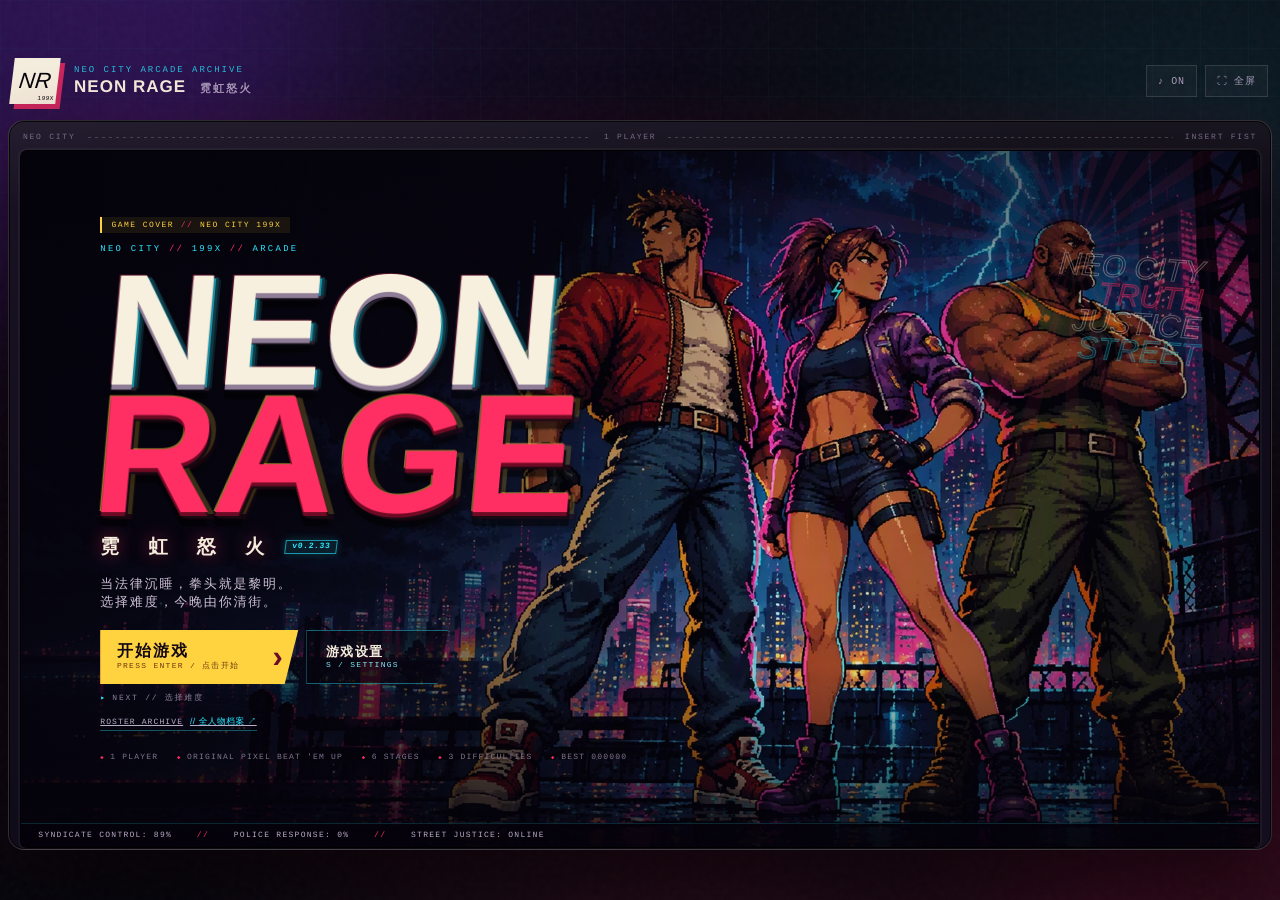
<file: index.html>
<!DOCTYPE html>
<html lang="zh-CN">
<head>
  <meta charset="UTF-8" />
  <meta name="viewport" content="width=device-width, initial-scale=1.0, maximum-scale=1.0, user-scalable=no, viewport-fit=cover" />
  <meta name="theme-color" content="#08060f" />
  <meta name="description" content="NEON RAGE 霓虹怒火 — 一款原创 16-bit 风格横版清关动作游戏。选择三名斗士，扫荡霓虹之城。" />
  <title>NEON RAGE · 霓虹怒火</title>
  <link rel="icon" href="data:image/svg+xml,%3Csvg xmlns='http://www.w3.org/2000/svg' viewBox='0 0 64 64'%3E%3Crect width='64' height='64' fill='%2308060f'/%3E%3Cpath d='M12 50V14h13c11 0 17 5 17 14 0 6-3 10-8 12l10 10H31l-7-8v8H12zm12-19h3c4 0 6-1 6-4s-2-4-6-4h-3v8z' fill='%23ff2e63'/%3E%3C/svg%3E" />
  <link rel="stylesheet" href="styles.css" />
</head>
<body>
  <div class="ambient" aria-hidden="true">
    <div class="ambient-glow glow-a"></div>
    <div class="ambient-glow glow-b"></div>
    <div class="ambient-grid"></div>
    <div class="ambient-noise"></div>
  </div>

  <main class="page">
    <header class="topbar">
      <div class="brand-mark" aria-hidden="true">
        <span>NR</span>
        <small>199X</small>
      </div>
      <div class="topbar-copy">
        <span class="topbar-kicker">NEO CITY ARCADE ARCHIVE</span>
        <strong>NEON RAGE <em>霓虹怒火</em></strong>
      </div>
      <div class="topbar-actions">
        <button id="btn-sound" class="utility-btn" type="button" aria-label="开关声音" title="声音 (M)">♪ ON</button>
        <button id="btn-fullscreen" class="utility-btn" type="button" aria-label="全屏" title="全屏">⛶ 全屏</button>
      </div>
    </header>

    <section class="cabinet" id="cabinet" aria-label="Neon Rage 游戏机">
      <div class="cabinet-topline" aria-hidden="true">
        <span>NEO CITY</span>
        <i></i>
        <span>1 PLAYER</span>
        <i></i>
        <span>INSERT FIST</span>
      </div>

      <div class="screen" id="screen">
        <canvas id="game" width="480" height="270" tabindex="0" aria-label="游戏画面"></canvas>

        <div class="fx fx-scanlines" aria-hidden="true"></div>
        <div class="fx fx-vignette" aria-hidden="true"></div>
        <div class="fx fx-glass" aria-hidden="true"></div>
        <div id="damage-flash" aria-hidden="true"></div>

        <!-- In-game HUD -->
        <div id="hud" class="hud is-hidden" aria-hidden="true">
          <div class="hud-left">
            <div id="hud-portrait" class="hud-portrait rex" aria-label="REX 头像"></div>
            <div class="hud-vitals">
              <div class="hud-name-row">
                <b id="hud-name">REX</b>
                <span id="hud-lives" class="hud-lives">×3</span>
              </div>
              <div class="meter hp-meter"><i id="hp-ghost"></i><i id="hp-fill"></i></div>
              <div class="hud-subrow"><span id="hud-weapon">FISTS</span><span id="hud-special">必杀 -7 HP</span></div>
              <div id="hud-overdrive" class="hud-overdrive">◈ 超必杀 ×0</div>
              <div id="hud-upgrades" class="hud-upgrades is-hidden" aria-label="斗士强化">
                <div class="upg-row" data-upg="speed">
                  <span class="upg-icon" title="移动速度" aria-hidden="true"><svg viewBox="0 0 16 16"><path d="M9.5 1 3 9h4l-.7 6L14 6H9.6l.9-5Z" fill="currentColor" stroke="#08060f" stroke-width="1.2" stroke-linejoin="round"/></svg></span>
                  <b id="upg-speed">Lv.0 0/3</b>
                </div>
                <div class="upg-row" data-upg="attack">
                  <span class="upg-icon" title="攻击速度" aria-hidden="true"><svg viewBox="0 0 16 16"><path d="M4 8V6.2c0-.8.6-1.4 1.4-1.4s1.4.6 1.4 1.4V7h.4V5.2c0-.8.6-1.4 1.4-1.4s1.4.6 1.4 1.4V7h.4V5.8c0-.8.6-1.4 1.4-1.4s1.4.6 1.4 1.4v4.6c0 2.8-1.8 4.6-4.6 4.6H6.8C5 15 4 13.8 4 12.1V8Z" fill="currentColor" stroke="#08060f" stroke-width="1.1" stroke-linejoin="round"/></svg></span>
                  <b id="upg-attack">Lv.0 0/3</b>
                </div>
                <div class="upg-row" data-upg="defense">
                  <span class="upg-icon" title="防御" aria-hidden="true"><svg viewBox="0 0 16 16"><path d="M8 1.2 14 3.2v4.6c0 3.8-2.8 6.2-6 7.2-3.2-1-6-3.4-6-7.2V3.2l6-2Z" fill="currentColor" stroke="#08060f" stroke-width="1.2" stroke-linejoin="round"/><path d="M8 4.2v6.3" stroke="#08060f" stroke-width="1" opacity=".5"/></svg></span>
                  <b id="upg-defense">Lv.0 0/3</b>
                </div>
              </div>
            </div>
          </div>
          <div class="hud-center">
            <span id="hud-stage">STAGE 01</span>
            <div id="hud-goal">DOCKSIDE 9</div>
          </div>
          <div class="hud-right">
            <div class="hud-score"><span>SCORE</span><b id="hud-score">000000</b></div>
            <div class="hud-combo"><span>COMBO</span><b id="hud-combo">×0</b></div>
          </div>
          <div id="enemy-ui" class="enemy-ui enemy-ui--hud is-hidden" aria-hidden="true">
            <div id="enemy-portrait" class="enemy-portrait" aria-hidden="true"></div>
            <div class="enemy-ui-main">
              <div class="enemy-ui-head"><span>TARGET // 敌兵</span><b id="enemy-name">PUNK</b></div>
              <div class="enemy-bar-row">
                <div class="meter enemy-meter"><i id="enemy-fill"></i></div>
                <span id="enemy-hp" class="enemy-hp">20 / 20</span>
              </div>
            </div>
          </div>
        </div>

        <div id="boss-talk" class="boss-talk is-hidden" aria-live="polite">
          <div id="boss-talk-portrait" class="boss-portrait" aria-hidden="true"></div>
          <div class="boss-talk-body">
            <div class="boss-talk-top">
              <span id="boss-talk-kicker" class="boss-talk-kicker">BOSS ENCOUNTER // 出场</span>
              <b id="boss-talk-name">RAZOR</b>
              <em id="boss-talk-role">码头行刑人</em>
            </div>
            <p id="boss-talk-text"></p>
            <div class="boss-talk-foot">
              <span id="boss-talk-progress">1 / 1</span>
              <span class="boss-talk-hint">ENTER / 点击继续</span>
              <button id="boss-talk-skip" class="ghost-btn small" type="button">跳过</button>
            </div>
          </div>
        </div>

        <div id="boss-ui" class="boss-ui is-hidden">
          <div class="boss-row">
            <div id="boss-avatar" class="boss-avatar boss-portrait" aria-hidden="true"></div>
            <div class="boss-row-main">
              <div class="boss-ui-head"><span>WARNING // BOSS</span><b id="boss-name">RAZOR</b></div>
              <div class="boss-bar-row">
                <div class="meter boss-meter"><i id="boss-fill"></i></div>
                <span id="boss-hp" class="boss-hp">215 / 215</span>
              </div>
            </div>
          </div>
          <div id="boss-row-2" class="boss-row boss-row-2 is-hidden">
            <div id="boss-avatar-2" class="boss-avatar boss-portrait" aria-hidden="true"></div>
            <div class="boss-row-main">
              <div class="boss-ui-head"><span>WARNING // BOSS 2</span><b id="boss-name-2">NYX</b></div>
              <div class="boss-bar-row">
                <div class="meter boss-meter"><i id="boss-fill-2"></i></div>
                <span id="boss-hp-2" class="boss-hp">205 / 205</span>
              </div>
            </div>
          </div>
        </div>

        <!-- Title screen -->
        <div id="title-screen" class="overlay title-screen">
          <div class="title-rays" aria-hidden="true"></div>
          <div class="title-content">
            <div class="cover-ribbon">GAME COVER <span>//</span> NEO CITY 199X</div>
            <div class="eyebrow">NEO CITY <span>//</span> 199X <span>//</span> ARCADE</div>
            <h1 class="game-logo" aria-label="Neon Rage">
              <span class="logo-neon">NEON</span>
              <span class="logo-rage">RAGE</span>
            </h1>
            <div class="logo-cn">霓 虹 怒 火 <span class="cover-version">v0.2.33</span></div>
            <p class="title-copy">当法律沉睡，拳头就是黎明。<br>选择难度，今晚由你清街。</p>
            <div class="cover-actions">
              <button id="btn-start" class="arcade-btn" type="button">
                <span class="btn-main">开始游戏</span>
                <span class="btn-sub">PRESS ENTER / 点击开始</span>
              </button>
              <button id="btn-settings" class="ghost-arcade" type="button">
                <span class="btn-main">游戏设置</span>
                <span class="btn-sub">S / SETTINGS</span>
              </button>
            </div>
            <div class="cover-next">NEXT // 选择难度</div>
            <a class="cover-archive" href="roster.html">ROSTER ARCHIVE <span>// 全人物档案 ↗</span></a>
            <div class="title-meta">
              <span>1 PLAYER</span>
              <span>ORIGINAL PIXEL BEAT 'EM UP</span>
              <span>6 STAGES</span>
              <span>3 DIFFICULTIES</span>
              <span id="title-best">BEST 000000</span>
            </div>
          </div>
          <div class="title-stamp" aria-hidden="true">
            <span>NEO CITY</span>
            <span>TRUTH</span>
            <span>JUSTICE</span>
            <span>STREET</span>
          </div>
          <div class="title-ticker" aria-hidden="true">
            <span>SYNDICATE CONTROL: 89%</span>
            <span>//</span>
            <span>POLICE RESPONSE: 0%</span>
            <span>//</span>
            <span>STREET JUSTICE: ONLINE</span>
          </div>
        </div>

        <!-- Difficulty select -->
        <div id="difficulty-screen" class="overlay difficulty-screen is-hidden">
          <div class="difficulty-head">
            <div class="eyebrow">DIFFICULTY <span>//</span> 选择难度</div>
            <h2>今晚，打多狠？</h2>
            <p>难度会影响敌人血量、你受到的伤害和剩余生命。选错了不能中途改。</p>
          </div>
          <div class="difficulty-grid" id="difficulty-grid">
            <button class="difficulty-card" data-diff="easy" type="button" aria-pressed="false">
              <span class="diff-index">01</span>
              <span class="diff-tag">EASY</span>
              <span class="diff-name">简单 <em>STREET PRACTICE</em></span>
              <span class="diff-role">街头练习</span>
              <div class="diff-stats">
                <div><span>敌人 HP</span><b>80%</b></div>
                <div><span>受到伤害</span><b>70%</b></div>
                <div><span>初始生命</span><b>3</b></div>
                <div><span>敌人数量</span><b>少</b></div>
              </div>
              <p class="diff-desc">敌人更脆，数量更少。三条命足够走完整条街；Boss 战没有杂兵。</p>
            </button>
            <button class="difficulty-card" data-diff="normal" type="button" aria-pressed="false">
              <span class="diff-index">02</span>
              <span class="diff-tag">NORMAL</span>
              <span class="diff-name">普通 <em>STREET STANDARD</em></span>
              <span class="diff-role">标准街头</span>
              <span class="diff-badge">推荐</span>
              <div class="diff-stats">
                <div><span>敌人 HP</span><b>100%</b></div>
                <div><span>受到伤害</span><b>100%</b></div>
                <div><span>初始生命</span><b>2</b></div>
                <div><span>敌人数量</span><b>标准</b></div>
              </div>
              <p class="diff-desc">敌人数量标准，节奏原汁原味。两条命；Boss 战有少量杂兵。</p>
            </button>
            <button class="difficulty-card" data-diff="hard" type="button" aria-pressed="false">
              <span class="diff-index">03</span>
              <span class="diff-tag">HARD</span>
              <span class="diff-name">困难 <em>NO QUARTERS</em></span>
              <span class="diff-role">一命通关</span>
              <div class="diff-stats">
                <div><span>敌人 HP</span><b>120%</b></div>
                <div><span>受到伤害</span><b>140%</b></div>
                <div><span>初始生命</span><b>1</b></div>
                <div><span>敌人数量</span><b>多</b></div>
              </div>
              <p class="diff-desc">敌人更多，Boss 更硬，Boss 战杂兵密集。只有一条命，给真正想拆掉 V 塔的人。</p>
            </button>
          </div>
          <div class="select-footer difficulty-footer">
            <div class="select-help"><kbd>←</kbd><kbd>→</kbd> 选择难度　<kbd>ENTER</kbd> 确认　<kbd>ESC</kbd> 返回封面</div>
            <div class="select-buttons">
              <button id="btn-difficulty-back" class="ghost-btn" type="button">返回封面</button>
              <button id="btn-difficulty-confirm" class="arcade-btn compact" type="button"><span class="btn-main">确认难度</span><span class="btn-sub">ENTER</span></button>
            </div>
          </div>
        </div>

        <!-- Settings -->
        <div id="settings-screen" class="overlay settings-screen is-hidden">
          <div class="settings-card">
            <div class="settings-head">
              <div>
                <div class="eyebrow">SYSTEM <span>//</span> CONFIG</div>
                <h2>游戏设置</h2>
                <p>音乐、操作与生存守则都在这里。</p>
              </div>
              <button id="btn-settings-close" class="ghost-btn" type="button">返回封面</button>
            </div>
            <div class="settings-tabs" role="tablist" aria-label="设置分类">
              <button class="settings-tab is-active" data-tab="audio" type="button" role="tab" aria-selected="true">声音</button>
              <button class="settings-tab" data-tab="controls" type="button" role="tab" aria-selected="false">操作</button>
              <button class="settings-tab" data-tab="rank" type="button" role="tab" aria-selected="false">评级</button>
              <button class="settings-tab" data-tab="guide" type="button" role="tab" aria-selected="false">生存守则</button>
              <button class="settings-tab" data-tab="about" type="button" role="tab" aria-selected="false">关于</button>
            </div>
            <div class="settings-body" id="settings-body">
              <section class="settings-panel is-active" data-panel="audio">
                <div class="settings-panel-title"><b>BGM PACK</b><span>背景音乐风格</span></div>
                <div class="music-options">
                  <button class="music-option" data-pack="classic" type="button">
                    <span class="music-radio"></span>
                    <span class="music-copy"><b>NEON CLASSIC</b><em>霓虹经典</em><small>放克贝斯、16 分踩镲与铜管切音的街机原味。</small></span>
                    <span class="music-tag">DEFAULT</span>
                  </button>
                  <button class="music-option" data-pack="midnight" type="button">
                    <span class="music-radio"></span>
                    <span class="music-copy"><b>MIDNIGHT DRIVE</b><em>午夜驱动</em><small>更慢、更暖的放克律动，适合雨夜清街。</small></span>
                    <span class="music-tag">SLOW</span>
                  </button>
                  <button class="music-option" data-pack="steel" type="button">
                    <span class="music-radio"></span>
                    <span class="music-copy"><b>STEEL PULSE</b><em>钢铁脉冲</em><small>更快、更硬的放克律动，Boss 战压迫感更强。</small></span>
                    <span class="music-tag">FAST</span>
                  </button>
                </div>
                <p id="settings-music-status" class="settings-note">当前：NEON CLASSIC</p>
                <div class="audio-mix">
                  <div class="audio-mix-head"><b>MIX</b><span>音量</span></div>
                  <label class="mix-row" for="music-volume">
                    <span>音乐</span>
                    <input id="music-volume" class="mix-range" type="range" min="0" max="100" step="1" value="70" aria-label="音乐音量">
                    <output id="music-volume-value" for="music-volume">70%</output>
                  </label>
                  <label class="mix-row" for="sfx-volume">
                    <span>音效</span>
                    <input id="sfx-volume" class="mix-range" type="range" min="0" max="100" step="1" value="80" aria-label="音效音量">
                    <output id="sfx-volume-value" for="sfx-volume">80%</output>
                  </label>
                </div>
              </section>
              <section class="settings-panel" data-panel="controls">
                <div class="settings-panel-title"><b>HOW TO FIGHT</b><span>操作</span></div>
                <div class="keys settings-keys">
                  <div><kbd>WASD</kbd><span>移动 / 上下走位</span></div>
                  <div><kbd>→ →</kbd><span>跑动（第二下按住）</span></div>
                  <div><kbd>→ → + J</kbd><span>冲刺技（火 / 电 / 尘）</span></div>
                  <div><kbd>J</kbd><span>连击 / 使用武器</span></div>
                  <div><kbd>K</kbd><span>跳跃 / 空中踢</span></div>
                  <div><kbd>L</kbd><span>必杀（消耗 HP）</span></div>
                  <div><kbd>↓ ↓ + L</kbd><span>超必杀（消耗核心）</span></div>
                  <div><kbd>E</kbd><span>抓取 / 投掷 / 拾取道具</span></div>
                  <div><kbd>ESC</kbd><span>暂停</span></div>
                </div>

                <div class="settings-demo">
                  <div class="settings-demo-title"><b>MOVE DEMO</b><span>招式演示</span></div>
                  <div class="move-demo-grid">
                    <figure class="move-demo move-demo--rush">
                      <div class="move-demo-media">
                        <img class="move-demo-gif" src="[data-uri]" data-gif="images/demos/rex-rush.gif" alt="REX 崩拳突进操作演示：前前加 J" width="480" height="270" decoding="async" />
                        <span class="move-demo-badge">冲刺技</span>
                      </div>
                      <figcaption>
                        <div><b>REX</b><span>崩拳突进</span></div>
                        <kbd>→ → + J</kbd>
                      </figcaption>
                    </figure>
                    <figure class="move-demo move-demo--special">
                      <div class="move-demo-media">
                        <img class="move-demo-gif" src="[data-uri]" data-gif="images/demos/luna-lightning-line.gif" alt="LUNA 雷光贯线操作演示：按 L" width="480" height="270" decoding="async" />
                        <span class="move-demo-badge">必杀</span>
                      </div>
                      <figcaption>
                        <div><b>LUNA</b><span>雷光贯线</span></div>
                        <kbd>L</kbd>
                      </figcaption>
                    </figure>
                  </div>
                </div>
              </section>
              <section class="settings-panel" data-panel="rank">
                <div class="settings-panel-title"><b>SCORE RANK</b><span>评级</span></div>
                <div class="rank-guide">
                  <div class="rank-row">
                    <span class="rank-letter rank-letter--s">S</span>
                    <div><b>霓虹传说</b><span>5–7 分。快速通关、极少受击，并打出高连击。</span></div>
                  </div>
                  <div class="rank-row">
                    <span class="rank-letter rank-letter--a">A</span>
                    <div><b>街区王牌</b><span>3–4 分。节奏稳定，只挨了少量拳脚。</span></div>
                  </div>
                  <div class="rank-row">
                    <span class="rank-letter rank-letter--b">B</span>
                    <div><b>合格清道夫</b><span>2 分。完成了清场，但还有明显提升空间。</span></div>
                  </div>
                  <div class="rank-row">
                    <span class="rank-letter rank-letter--c">C</span>
                    <div><b>惨胜</b><span>0–1 分。付出了不少代价，先保住性命再谈漂亮。</span></div>
                  </div>
                </div>
                <p class="settings-note">评级分：通关时间 &lt;2:10 +2、&lt;3:10 +1；受击 ≤1 +3、≤3 +2、≤6 +1；最高连击 ≥20 +2、≥12 +1。S ≥5，A ≥3，B = 2，C ≤1。</p>
              </section>
              <section class="settings-panel" data-panel="guide">
                <div class="settings-panel-title"><b>STREET WISDOM</b><span>生存守则</span></div>
                <ul class="settings-guide">
                  <li><b>走位比出拳重要。</b>用上下方向错开敌人的拳头，再从侧面切入。</li>
                  <li><b>双击前方向并按住可以跑动。</b>跑动中按 <kbd>J</kbd>（触屏按「突」）直接放冲刺技：REX 带火焰，LUNA 带闪电，BRUNO 带烟尘。</li>
                  <li><b>敌人头顶有血条。</b>血条变黄、闪红时说明快倒了，优先补刀；Boss 的血量看屏幕顶部。</li>
                  <li><b>抓取后按 J 膝击，按 K 投掷。</b>把打手砸向同伴，能连带击倒。</li>
                  <li><b>必杀会消耗生命值（HUD 显示 −N HP）。</b>REX「烈焰升龙」范围最大，LUNA「雷光贯线」贯穿前方一条线，BRUNO「裂地重砸」震开周身；被围住时再用。</li>
                  <li><b>木箱和普通油桶能打碎。</b>苹果、牛奶、汉堡和牛排回血；钢管、小刀、手枪都能上手。</li>
                  <li><b>发光的强化油桶</b>会掉出 1 枚属性芯片。全场共 32 个强化油桶；速、攻、防各 3 级，每级需要吃 3 枚。</li>
                  <li><b>手枪只有 6 发。</b>按 <kbd>J</kbd> 射击，子弹可以打断敌人；打空后自动丢掉。</li>
                  <li><b>金条和钱袋是高分道具。</b>金条 +3000，钱袋 +1200；看到就别错过。</li>
                  <li><b>新对手各有套路。</b>拳手会侧闪三连拳，鞭手攻击距离很长，枪手会后退放冷枪；塞壬会腾空飞踢，蝰蛇会后退扔飞刀。</li>
                  <li><b>Boss 会随关卡解锁新招。</b>剃刀会大范围横扫，泰坦会冲撞和跳跃重砸，维克托会升龙拳与大型波动拳；顶楼庄家会用纸牌扇、筹码和轮盘逼你走位，看到金色预警先离开原地。</li>
                  <li><b>摔跤手会抓人。</b>被近身抓住会被过肩摔扔出去；保持上下错位，别和它贴脸。</li>
                  <li><b>第 4 关是双子战。</b>渡鸦会瞬移斩与四连刀，夜莺会飞跃踢与三连旋风腿；先集中击倒一个，警告栏会只剩一条血。</li>
                  <li><b>最终 Boss 有三阶段。</b>机枪阶段用跳跃躲弹幕；暴走阶段防冲刺重拳；天翔阶段它会悬浮俯冲，抓落地硬直反击。</li>
                </ul>
              </section>
              <section class="settings-panel" data-panel="about">
                <div class="settings-panel-title"><b>ABOUT</b><span>关于</span></div>
                <div class="settings-about">
                  <p>《霓虹怒火》是一部受 16-bit 清版动作经典启发的原创同人作品。角色、像素画面、关卡、音乐均为程序化原创，不使用原作美术或音频素材。</p>
                  <p class="fineprint">SEGA、Streets of Rage 及相关商标归其权利人所有。本作非商业、非官方作品。</p>
                  <p class="fineprint">NEON RAGE // NEO CITY ARCADE // BUILT WITH CANVAS + WEB AUDIO</p>
                </div>
              </section>
            </div>
            <div class="settings-foot">
              <span><span id="settings-hint-music" hidden><kbd>W</kbd><kbd>S</kbd> 选择音乐　</span><kbd>←</kbd><kbd>→</kbd> 切换分类　<kbd>ESC</kbd> 返回封面</span>
              <button id="btn-settings-back" class="arcade-btn compact" type="button"><span class="btn-main">返回封面</span><span class="btn-sub">ESC</span></button>
            </div>
          </div>
        </div>

        <!-- Character select -->
        <div id="select-screen" class="overlay select-screen is-hidden">
          <div class="select-head">
            <div class="eyebrow">CHARACTER SELECT <span>//</span> 选择斗士</div>
            <h2>今晚，谁去清街？</h2>
            <p>三人三套打法。选一个，把 V 先生的打手赶出霓虹区。</p>
            <p id="select-difficulty" class="select-difficulty">DIFFICULTY // NORMAL</p>
          </div>
          <div class="char-grid" id="char-grid">
            <button class="char-card" data-char="rex" type="button">
              <span class="char-index">01</span>
              <canvas class="char-preview" width="120" height="136"></canvas>
              <span class="char-tag">BALANCED</span>
              <span class="char-name">REX <em>雷克斯</em></span>
              <span class="char-role">街头拳王 · 全能</span>
              <div class="stat-row"><span>力</span><div class="stat-track"><i style="width:70%"></i></div></div>
              <div class="stat-row"><span>速</span><div class="stat-track"><i style="width:70%"></i></div></div>
              <div class="stat-row"><span>技</span><div class="stat-track"><i style="width:78%"></i></div></div>
              <p class="char-desc">前特警。三连拳稳定；前前+J「崩拳突进」可击倒一排。</p>
              <span class="char-trait">崩拳突进 · 回旋风暴</span>
              <span class="char-special">必杀 −7 HP</span>
            </button>
            <button class="char-card" data-char="luna" type="button">
              <span class="char-index">02</span>
              <canvas class="char-preview" width="120" height="136"></canvas>
              <span class="char-tag">FAST</span>
              <span class="char-name">LUNA <em>露娜</em></span>
              <span class="char-role">夜行舞者 · 速度</span>
              <div class="stat-row"><span>力</span><div class="stat-track"><i style="width:58%"></i></div></div>
              <div class="stat-row"><span>速</span><div class="stat-track"><i style="width:94%"></i></div></div>
              <div class="stat-row"><span>技</span><div class="stat-track"><i style="width:86%"></i></div></div>
              <p class="char-desc">夜行舞者。出拳最快；前前+J「流光踢」突进距离最远。</p>
              <span class="char-trait">流光踢 · 空中压制</span>
              <span class="char-special">必杀 −6 HP</span>
            </button>
            <button class="char-card" data-char="bruno" type="button">
              <span class="char-index">03</span>
              <canvas class="char-preview" width="120" height="136"></canvas>
              <span class="char-tag">POWER</span>
              <span class="char-name">BRUNO <em>布鲁诺</em></span>
              <span class="char-role">码头重锤 · 力量</span>
              <div class="stat-row"><span>力</span><div class="stat-track"><i style="width:96%"></i></div></div>
              <div class="stat-row"><span>速</span><div class="stat-track"><i style="width:52%"></i></div></div>
              <div class="stat-row"><span>技</span><div class="stat-track"><i style="width:66%"></i></div></div>
              <p class="char-desc">码头重锤。抗击打；前前+J「蛮牛冲撞」伤害最高。</p>
              <span class="char-trait">蛮牛冲撞 · 硬抗围攻</span>
              <span class="char-special">必杀 −12 HP</span>
            </button>
          </div>
          <div class="select-footer">
            <div class="select-help"><kbd>←</kbd><kbd>→</kbd> 选择　<kbd>ENTER</kbd> 出战　<kbd>ESC</kbd> 返回</div>
            <div class="select-buttons">
              <button id="btn-select-back" class="ghost-btn" type="button">返回</button>
              <button id="btn-select-confirm" class="arcade-btn compact" type="button"><span class="btn-main">确认出战</span><span class="btn-sub">ENTER</span></button>
            </div>
          </div>
        </div>

        <!-- Stage intro -->
        <div id="stage-card" class="overlay stage-card is-hidden">
          <div class="stage-card-inner">
            <div class="stage-kicker" id="stage-kicker">NEO CITY // CRIME DISTRICT</div>
            <div class="stage-number">STAGE <span id="stage-num">01</span></div>
            <h2 id="stage-title">DOCKSIDE 9</h2>
            <div class="stage-cn" id="stage-cn">第九码头</div>
            <div class="stage-line"></div>
            <p id="stage-desc">雨把整座城市洗成霓虹色。今晚，码头不接货，只接拳头。</p>
            <div class="stage-skip">ENTER 跳过</div>
          </div>
        </div>

        <!-- Pause -->
        <div id="pause-screen" class="overlay modal-screen is-hidden">
          <div class="modal-card">
            <div id="pause-portrait" class="modal-portrait" aria-hidden="true"></div>
            <div class="eyebrow">SYSTEM // PAUSED</div>
            <h2>暂停</h2>
            <p class="modal-copy">喘口气。外面还有整条街的人等着挨揍。</p>
            <div class="pause-diff">当前难度 <b id="pause-difficulty">NORMAL</b></div>
            <div class="pause-controls">
              <div><kbd>WASD</kbd> / <kbd>方向键</kbd><span>移动</span></div>
              <div><kbd>J</kbd><span>连击</span></div>
              <div><kbd>K</kbd><span>跳跃</span></div>
              <div><kbd>L</kbd><span>必杀（−HP）</span></div>
              <div><kbd>↓ ↓ + L</kbd><span>超必杀（消耗核心）</span></div>
              <div><kbd>E</kbd><span>抓取 / 投掷 / 拾取道具</span></div>
              <div><kbd>→ →</kbd><span>跑动（第二下按住）</span></div>
              <div><kbd>→ → + J</kbd><span>角色冲刺技</span></div>
            </div>
            <div class="modal-buttons">
              <button id="btn-resume" class="arcade-btn compact" type="button"><span class="btn-main">继续</span><span class="btn-sub">ESC</span></button>
              <button id="btn-restart" class="ghost-btn" type="button">重开本关</button>
              <button id="btn-quit" class="ghost-btn danger" type="button">回到标题</button>
            </div>
          </div>
        </div>

        <!-- Stage clear / victory -->
        <div id="result-screen" class="overlay modal-screen result-screen is-hidden">
          <div class="modal-card result-card">
            <div id="result-portrait" class="modal-portrait result-portrait" aria-hidden="true"></div>
            <div class="eyebrow" id="result-kicker">STAGE CLEAR</div>
            <div class="result-grade" id="result-grade">A</div>
            <h2 id="result-title">街区已清空</h2>
            <p id="result-copy" class="modal-copy">霓虹重新亮了起来。只是今晚，换了一群人倒下。</p>
            <div class="result-stats">
              <div><span>SCORE</span><b id="result-score">000000</b></div>
              <div><span>TIME</span><b id="result-time">00:00</b></div>
              <div><span>MAX COMBO</span><b id="result-combo">×0</b></div>
              <div><span>HITS TAKEN</span><b id="result-hits">0</b></div>
            </div>
            <div class="modal-buttons">
              <button id="btn-next" class="arcade-btn compact" type="button"><span class="btn-main">进入下一关</span><span class="btn-sub">ENTER</span></button>
              <button id="btn-result-title" class="ghost-btn" type="button">回到标题</button>
            </div>
          </div>
        </div>

        <!-- Character ending -->
        <div id="ending-screen" class="overlay ending-screen is-hidden">
          <div class="ending-card">
            <div class="ending-head">
              <div id="ending-portrait" class="ending-portrait" aria-hidden="true"></div>
              <div class="ending-heading">
                <div id="ending-kicker" class="ending-kicker">EPILOGUE // REX</div>
                <h2 id="ending-title">黎明之前</h2>
                <p id="ending-role" class="ending-role">REX // 雷克斯 · 街头拳王</p>
              </div>
            </div>
            <div id="ending-copy" class="ending-copy"></div>
            <div class="ending-foot">
              <span id="ending-score" class="ending-score">FINAL SCORE 000000</span>
              <div class="modal-buttons">
                <button id="btn-ending-replay" class="arcade-btn compact" type="button"><span class="btn-main">再来一局</span><span class="btn-sub">SELECT FIGHTER</span></button>
                <button id="btn-ending-title" class="ghost-btn" type="button">回到标题</button>
              </div>
            </div>
          </div>
        </div>

        <!-- Game over -->
        <div id="gameover-screen" class="overlay modal-screen gameover-screen is-hidden">
          <div class="modal-card gameover-card">
            <div class="eyebrow">SYSTEM // FLATLINED</div>
            <h2 class="gameover-title">GAME OVER</h2>
            <p class="modal-copy">霓虹还没熄灭，但今晚的你倒下了。</p>
            <div class="result-stats mini">
              <div><span>FINAL SCORE</span><b id="gameover-score">000000</b></div>
              <div><span>STAGE</span><b id="gameover-stage">01</b></div>
            </div>
            <div class="modal-buttons">
              <button id="btn-retry" class="arcade-btn compact" type="button"><span class="btn-main">再战一次</span><span class="btn-sub">重开本关</span></button>
              <button id="btn-gameover-title" class="ghost-btn" type="button">回到标题</button>
            </div>
          </div>
        </div>

        <!-- Super banner -->
        <div id="super-banner" class="super-banner is-hidden" aria-live="polite">
          <span class="super-banner-kicker">OVERDRIVE // 超必杀</span>
          <b id="super-banner-name">零号通缉令</b>
          <em id="super-banner-en">ZERO WARRANT</em>
        </div>

        <!-- Transient messages -->
        <div id="toast" class="toast" aria-live="polite"></div>
        <div id="rotate-hint" class="rotate-hint is-hidden">
          <span>↻</span> 横屏体验更佳
        </div>

        <!-- Touch controls -->
        <div id="touch-controls" class="touch-controls is-hidden" aria-label="触屏控制">
          <div class="touch-dpad">
            <button class="touch-key up" data-action="up" type="button" aria-label="上">▲</button>
            <button class="touch-key left" data-action="left" type="button" aria-label="左">◀</button>
            <button class="touch-key right" data-action="right" type="button" aria-label="右">▶</button>
            <button class="touch-key down" data-action="down" type="button" aria-label="下">▼</button>
          </div>
          <div class="touch-actions">
            <button class="touch-key action special" data-action="special" type="button" aria-label="必杀">必杀</button>
            <button class="touch-key action grab" data-action="grab" type="button" aria-label="抓取">抓</button>
            <button class="touch-key action jump" data-action="jump" type="button" aria-label="跳跃">跳</button>
            <button class="touch-key action dash" data-action="dash" type="button" aria-label="突进">突</button>
            <button class="touch-key action attack" data-action="attack" type="button" aria-label="攻击">打</button>
          </div>
          <button id="btn-touch-pause" class="touch-key touch-pause" type="button" aria-label="暂停">Ⅱ</button>
        </div>
      </div>

      <div class="cabinet-footer" aria-hidden="true">
        <span>NEON RAGE™ / NEO CITY ARCADE</span>
        <span class="footer-leds"><i></i><i></i><i></i></span>
        <span>ORIGINAL 16-BIT-STYLE BEAT 'EM UP</span>
      </div>
    </section>

  </main>

  <script src="js/audio.js"></script>
  <script src="js/art.js"></script>
  <script src="js/game.js"></script>
</body>
</html>
</file>
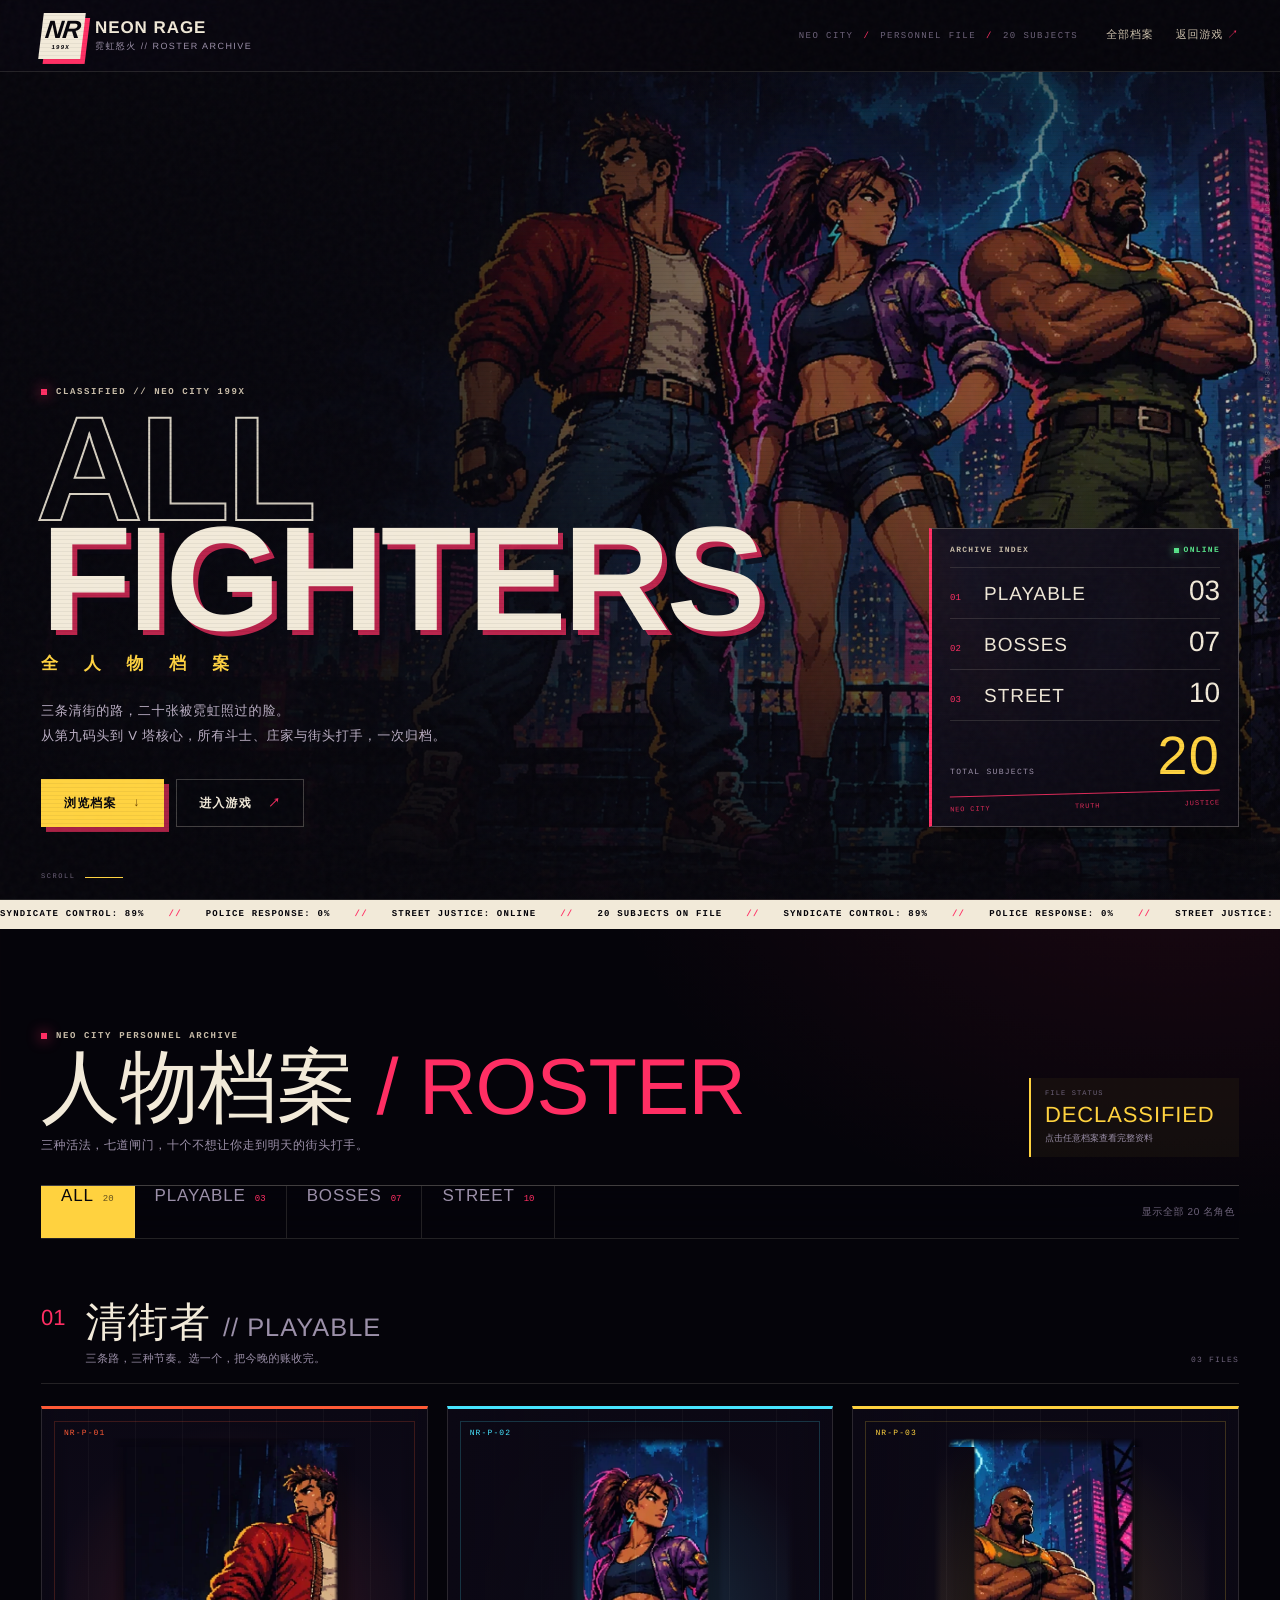
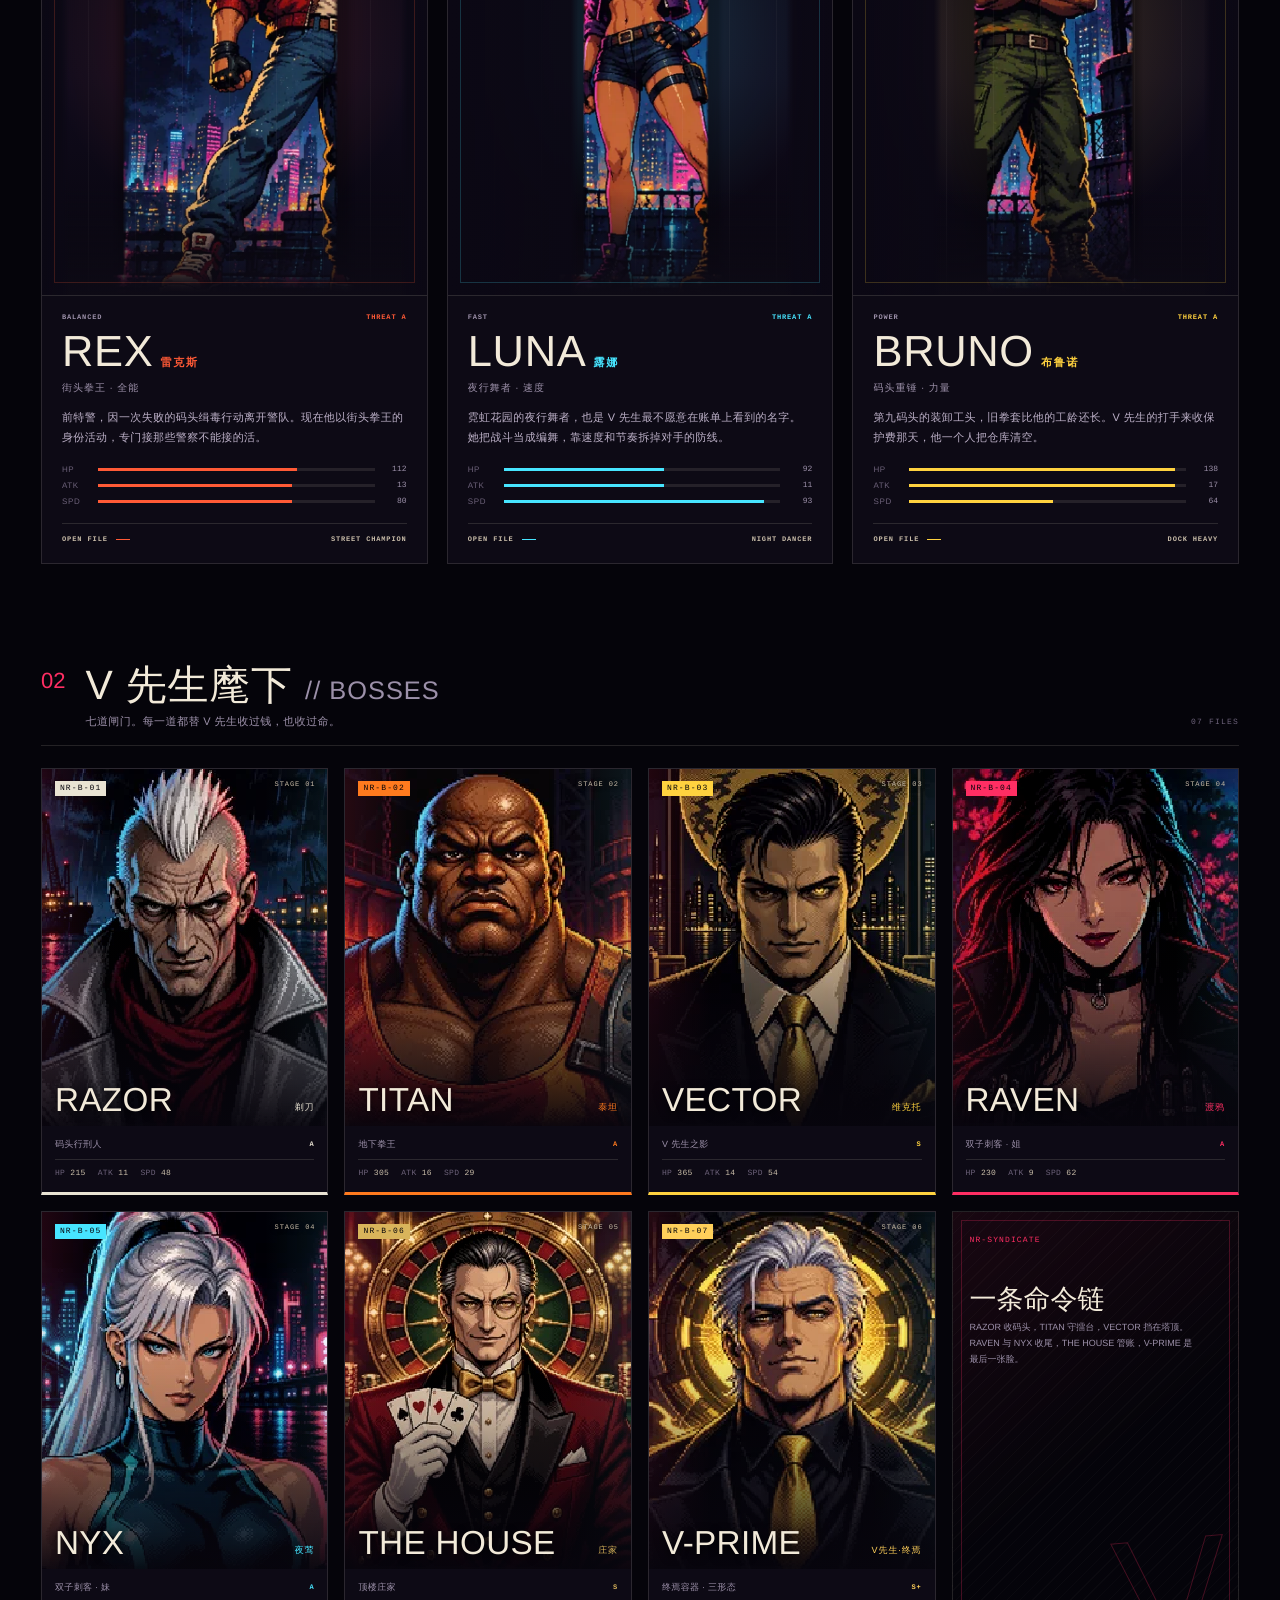
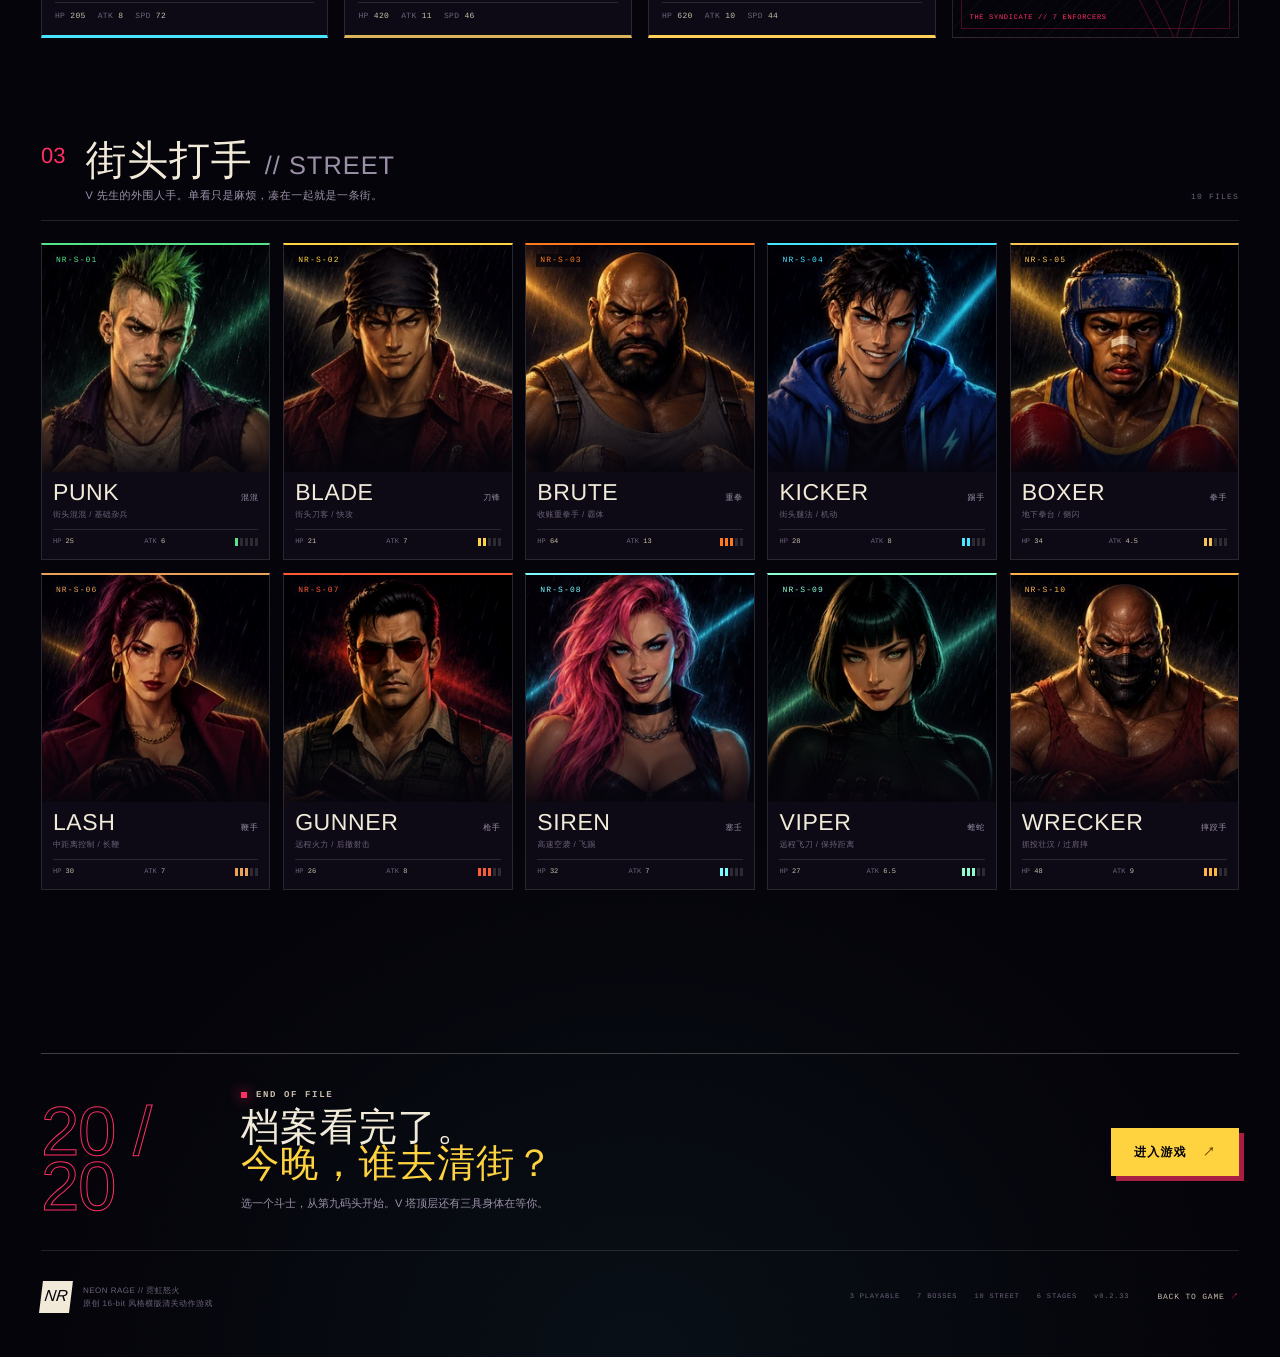
<file: roster.html>
<!doctype html>
<html lang="zh-CN">
<head>
  <meta charset="utf-8" />
  <meta name="viewport" content="width=device-width, initial-scale=1" />
  <meta name="theme-color" content="#07050d" />
  <meta name="description" content="NEON RAGE 霓虹怒火全人物档案：3 名可操作斗士、7 名 Boss、10 名街头敌兵。" />
  <title>NEON RAGE // 全人物档案</title>
  <link rel="icon" href="data:image/svg+xml,%3Csvg xmlns='http://www.w3.org/2000/svg' viewBox='0 0 64 64'%3E%3Crect width='64' height='64' fill='%23f2ead9'/%3E%3Ctext x='32' y='44' font-family='Arial Black' font-size='30' text-anchor='middle' fill='%2305040a'%3ENR%3C/text%3E%3C/svg%3E" />
  <link rel="stylesheet" href="roster.css" />
</head>
<body>
  <div class="page-noise" aria-hidden="true"></div>
  <div class="page-scanlines" aria-hidden="true"></div>

  <header class="site-head">
    <a class="brand" href="index.html" aria-label="返回 NEON RAGE 游戏">
      <span class="brand-mark"><b>NR</b><small>199X</small></span>
      <span class="brand-copy">
        <b>NEON RAGE</b>
        <em>霓虹怒火 // ROSTER ARCHIVE</em>
      </span>
    </a>
    <div class="head-meta" aria-hidden="true">
      <span>NEO CITY</span><i>/</i><span>PERSONNEL FILE</span><i>/</i><span>20 SUBJECTS</span>
    </div>
    <nav class="head-nav" aria-label="页面导航">
      <a href="#roster">全部档案</a>
      <a href="index.html">返回游戏 <span aria-hidden="true">↗</span></a>
    </nav>
  </header>

  <main>
    <section class="hero" aria-labelledby="hero-title">
      <div class="hero-art" aria-hidden="true"></div>
      <div class="hero-veil" aria-hidden="true"></div>
      <div class="hero-copy">
        <div class="eyebrow"><span class="dot"></span> CLASSIFIED // NEO CITY 199X</div>
        <h1 id="hero-title">
          <span class="hero-all">ALL</span>
          <span class="hero-fighters">FIGHTERS</span>
        </h1>
        <p class="hero-cn">全 人 物 档 案</p>
        <p class="hero-lead">三条清街的路，二十张被霓虹照过的脸。<br />从第九码头到 V 塔核心，所有斗士、庄家与街头打手，一次归档。</p>
        <div class="hero-actions">
          <a class="btn-solid" href="#roster">浏览档案 <span>↓</span></a>
          <a class="btn-ghost" href="index.html">进入游戏 <span>↗</span></a>
        </div>
      </div>

      <aside class="hero-index" aria-label="档案统计">
        <div class="index-top">
          <span>ARCHIVE INDEX</span>
          <span class="index-live"><i></i> ONLINE</span>
        </div>
        <div class="index-row">
          <span class="index-no">01</span>
          <b>PLAYABLE</b>
          <em>03</em>
        </div>
        <div class="index-row">
          <span class="index-no">02</span>
          <b>BOSSES</b>
          <em>07</em>
        </div>
        <div class="index-row">
          <span class="index-no">03</span>
          <b>STREET</b>
          <em>10</em>
        </div>
        <div class="index-total">
          <span>TOTAL SUBJECTS</span>
          <b>20</b>
        </div>
        <div class="index-stamp" aria-hidden="true">
          <span>NEO CITY</span>
          <span>TRUTH</span>
          <span>JUSTICE</span>
        </div>
      </aside>

      <div class="hero-side-label" aria-hidden="true">PERSONNEL // CLASSIFIED // PERSONNEL // CLASSIFIED</div>
      <div class="hero-scroll" aria-hidden="true"><span>SCROLL</span><i></i></div>
    </section>

    <div class="ticker" aria-hidden="true">
      <div class="ticker-track">
        <span>SYNDICATE CONTROL: 89%</span><i>//</i>
        <span>POLICE RESPONSE: 0%</span><i>//</i>
        <span>STREET JUSTICE: ONLINE</span><i>//</i>
        <span>20 SUBJECTS ON FILE</span><i>//</i>
        <span>SYNDICATE CONTROL: 89%</span><i>//</i>
        <span>POLICE RESPONSE: 0%</span><i>//</i>
        <span>STREET JUSTICE: ONLINE</span><i>//</i>
        <span>20 SUBJECTS ON FILE</span><i>//</i>
      </div>
    </div>

    <section class="roster" id="roster" aria-labelledby="roster-title">
      <div class="roster-head">
        <div class="roster-title-wrap">
          <div class="eyebrow"><span class="dot"></span> NEO CITY PERSONNEL ARCHIVE</div>
          <h2 id="roster-title">人物档案 <span>/ ROSTER</span></h2>
          <p>三种活法，七道闸门，十个不想让你走到明天的街头打手。</p>
        </div>
        <div class="roster-note">
          <span>FILE STATUS</span>
          <b>DECLASSIFIED</b>
          <em>点击任意档案查看完整资料</em>
        </div>
      </div>

      <div class="filter-bar" id="filter-bar" role="tablist" aria-label="人物筛选">
        <button class="filter-btn is-active" type="button" data-filter="all" role="tab" aria-selected="true">
          <span>ALL</span><b>20</b>
        </button>
        <button class="filter-btn" type="button" data-filter="playable" role="tab" aria-selected="false">
          <span>PLAYABLE</span><b>03</b>
        </button>
        <button class="filter-btn" type="button" data-filter="boss" role="tab" aria-selected="false">
          <span>BOSSES</span><b>07</b>
        </button>
        <button class="filter-btn" type="button" data-filter="street" role="tab" aria-selected="false">
          <span>STREET</span><b>10</b>
        </button>
        <div class="filter-hint" id="filter-hint" aria-live="polite">显示全部 20 名角色</div>
      </div>

      <section class="section-block" id="section-playable" data-section="playable" aria-labelledby="playable-title">
        <div class="section-head">
          <div class="section-label">
            <span class="section-no">01</span>
            <div>
              <h3 id="playable-title">清街者 <span>// PLAYABLE</span></h3>
              <p>三条路，三种节奏。选一个，把今晚的账收完。</p>
            </div>
          </div>
          <span class="section-count">03 FILES</span>
        </div>
        <div class="player-grid" id="playable-grid"></div>
      </section>

      <section class="section-block" id="section-boss" data-section="boss" aria-labelledby="boss-title">
        <div class="section-head">
          <div class="section-label">
            <span class="section-no">02</span>
            <div>
              <h3 id="boss-title">V 先生麾下 <span>// BOSSES</span></h3>
              <p>七道闸门。每一道都替 V 先生收过钱，也收过命。</p>
            </div>
          </div>
          <span class="section-count">07 FILES</span>
        </div>
        <div class="boss-grid" id="boss-grid"></div>
      </section>

      <section class="section-block" id="section-street" data-section="street" aria-labelledby="street-title">
        <div class="section-head">
          <div class="section-label">
            <span class="section-no">03</span>
            <div>
              <h3 id="street-title">街头打手 <span>// STREET</span></h3>
              <p>V 先生的外围人手。单看只是麻烦，凑在一起就是一条街。</p>
            </div>
          </div>
          <span class="section-count">10 FILES</span>
        </div>
        <div class="enemy-grid" id="street-grid"></div>
      </section>

      <div class="empty-state" id="empty-state" hidden>
        <span>NO FILES FOUND</span>
        <p>这个筛选条件下没有档案。</p>
      </div>
    </section>

    <section class="closing" aria-label="返回游戏">
      <div class="closing-no" aria-hidden="true">20 / 20</div>
      <div class="closing-copy">
        <div class="eyebrow"><span class="dot"></span> END OF FILE</div>
        <h2>档案看完了。<br /><span>今晚，谁去清街？</span></h2>
        <p>选一个斗士，从第九码头开始。V 塔顶层还有三具身体在等你。</p>
      </div>
      <a class="btn-solid closing-btn" href="index.html">进入游戏 <span>↗</span></a>
    </section>
  </main>

  <footer class="site-foot">
    <div>
      <span class="foot-mark">NR</span>
      <p>NEON RAGE // 霓虹怒火<br /><em>原创 16-bit 风格横版清关动作游戏</em></p>
    </div>
    <div class="foot-meta">
      <span>3 PLAYABLE</span>
      <span>7 BOSSES</span>
      <span>10 STREET</span>
      <span>6 STAGES</span>
      <span>v0.2.33</span>
    </div>
    <a href="index.html">BACK TO GAME <span>↗</span></a>
  </footer>

  <div class="dossier" id="dossier" aria-hidden="true">
    <div class="dossier-backdrop" data-close></div>
    <section class="dossier-panel" role="dialog" aria-modal="true" aria-labelledby="dossier-name" aria-describedby="dossier-bio">
      <button class="dossier-close" id="dossier-close" type="button" aria-label="关闭档案">关闭 <span>ESC</span></button>
      <div class="dossier-layout">
        <div class="dossier-visual" id="dossier-visual">
          <div class="dossier-stage" id="dossier-stage" aria-hidden="true"></div>
          <div class="dossier-art" id="dossier-art"></div>
          <div class="dossier-visual-meta" id="dossier-visual-meta"></div>
        </div>
        <div class="dossier-content" id="dossier-content">
          <div class="dossier-kicker" id="dossier-kicker"></div>
          <div class="dossier-title-row">
            <div>
              <h2 id="dossier-name"></h2>
              <p class="dossier-role" id="dossier-role"></p>
            </div>
            <span class="dossier-threat" id="dossier-threat"></span>
          </div>
          <div class="dossier-tags" id="dossier-tags"></div>
          <blockquote class="dossier-quote" id="dossier-quote"></blockquote>
          <div class="dossier-bio" id="dossier-bio"></div>
          <div class="dossier-stats" id="dossier-stats"></div>
          <div class="dossier-abilities">
            <div class="dossier-subhead"><span>FIELD NOTES</span><em>战斗记录</em></div>
            <div class="ability-list" id="dossier-abilities"></div>
          </div>
          <div class="dossier-footer">
            <div class="dossier-nav">
              <button type="button" id="dossier-prev">← PREV</button>
              <span id="dossier-count"></span>
              <button type="button" id="dossier-next">NEXT →</button>
            </div>
            <a href="index.html">进入游戏 <span>↗</span></a>
          </div>
        </div>
      </div>
    </section>
  </div>

  <noscript>
    <div class="noscript">这个档案页需要启用 JavaScript 才能展开人物资料。</div>
  </noscript>

  <script src="roster.js"></script>
</body>
</html>
</file>
<file: styles.css>
:root {
  --ink: #07050d;
  --ink-2: #0d0a16;
  --panel: #120e1d;
  --panel-2: #1a1327;
  --paper: #f4ecdc;
  --muted: #a89bb9;
  --pink: #ff2e63;
  --pink-deep: #a90d38;
  --cyan: #29e7ff;
  --yellow: #ffd23f;
  --violet: #7a3df0;
  --green: #57e389;
  --line: rgba(244, 236, 220, .13);
  --mono: "Courier New", "Menlo", "Consolas", monospace;
  --display: Impact, "Arial Black", "Haettenschweiler", "PingFang SC", "Microsoft YaHei", sans-serif;
  --cn: "PingFang SC", "Hiragino Sans GB", "Microsoft YaHei", "Noto Sans SC", sans-serif;
  --keyart-title: url("images/keyart/title.webp");
}

* { box-sizing: border-box; }

html, body {
  margin: 0;
  min-height: 100%;
  background: var(--ink);
  color: var(--paper);
  font-family: var(--mono);
}

body {
  min-height: 100vh;
  overflow-x: hidden;
  -webkit-font-smoothing: antialiased;
  text-rendering: geometricPrecision;
  background:
    radial-gradient(1100px 700px at 15% -5%, rgba(122, 61, 240, .16), transparent 60%),
    radial-gradient(1000px 700px at 95% 15%, rgba(41, 231, 255, .10), transparent 55%),
    radial-gradient(900px 800px at 55% 110%, rgba(255, 46, 99, .13), transparent 60%),
    #07050d;
}

button, input { font: inherit; }
button { color: inherit; -webkit-tap-highlight-color: transparent; }
button:focus-visible, [tabindex]:focus-visible {
  outline: 2px solid var(--cyan);
  outline-offset: 3px;
}

.is-hidden { display: none !important; }

.ambient { position: fixed; inset: 0; overflow: hidden; pointer-events: none; z-index: 0; }
.ambient-glow { position: absolute; border-radius: 50%; filter: blur(90px); opacity: .3; }
.glow-a { width: 44vw; height: 44vw; background: #5b1ea8; left: -18vw; top: -18vw; }
.glow-b { width: 38vw; height: 38vw; background: #9c123d; right: -16vw; bottom: -20vw; opacity: .28; }
.ambient-grid {
  position: absolute; inset: 0;
  background-image:
    linear-gradient(rgba(41, 231, 255, .035) 1px, transparent 1px),
    linear-gradient(90deg, rgba(41, 231, 255, .035) 1px, transparent 1px);
  background-size: 48px 48px;
  mask-image: linear-gradient(to bottom, rgba(0,0,0,.65), transparent 78%);
}
.ambient-noise {
  position: absolute; inset: 0; opacity: .055; mix-blend-mode: screen;
  background-image: url("data:image/svg+xml,%3Csvg viewBox='0 0 160 160' xmlns='http://www.w3.org/2000/svg'%3E%3Cfilter id='n'%3E%3CfeTurbulence type='fractalNoise' baseFrequency='.8' numOctaves='3' stitchTiles='stitch'/%3E%3C/filter%3E%3Crect width='100%25' height='100%25' filter='url(%23n)' opacity='.65'/%3E%3C/svg%3E");
}

.page {
  position: relative; z-index: 1;
  width: min(1488px, calc(100% - 16px));
  min-height: 100svh;
  margin: 0 auto;
  padding: 8px 0 6px;
  display: flex;
  flex-direction: column;
  justify-content: center;
}

/* ————— top bar ————— */
.topbar {
  display: flex; align-items: center; gap: 16px;
  padding: 0 4px 16px;
}
.brand-mark {
  width: 46px; height: 46px; flex: 0 0 auto;
  display: grid; place-items: center; position: relative;
  background: var(--paper); color: var(--ink);
  font-family: var(--display); font-style: italic; font-size: 22px; line-height: .8;
  transform: skew(-7deg);
  box-shadow: 5px 5px 0 rgba(255, 46, 99, .75);
}
.brand-mark small {
  position: absolute; right: 2px; bottom: 2px;
  font-family: var(--mono); font-size: 6px; font-style: normal; letter-spacing: .08em;
}
.topbar-copy { display: flex; flex-direction: column; gap: 2px; min-width: 0; }
.topbar-kicker { font-size: 9px; letter-spacing: .22em; color: var(--cyan); opacity: .8; }
.topbar-copy strong {
  font-family: var(--display); font-size: 17px; letter-spacing: .06em;
  font-weight: 900;
}
.topbar-copy em { font-family: var(--cn); font-style: normal; font-size: 11px; letter-spacing: .2em; color: var(--muted); margin-left: 8px; }
.topbar-actions { margin-left: auto; display: flex; gap: 8px; }
.utility-btn {
  border: 1px solid var(--line); background: rgba(255,255,255,.035);
  color: var(--muted); padding: 8px 11px; font-size: 10px; letter-spacing: .08em;
  cursor: pointer; transition: .18s ease;
}
.utility-btn:hover { color: var(--paper); border-color: rgba(41, 231, 255, .45); background: rgba(41, 231, 255, .07); }

/* ————— cabinet ————— */
.cabinet {
  position: relative;
  padding: 11px 11px 7px;
  border: 1px solid rgba(244, 236, 220, .14);
  border-radius: 16px;
  background:
    linear-gradient(180deg, rgba(255,255,255,.05), transparent 12%),
    linear-gradient(135deg, #191224, #0b0812 55%, #140e1e);
  box-shadow:
    0 40px 80px rgba(0,0,0,.58),
    0 0 0 1px rgba(0,0,0,.8) inset,
    0 0 60px rgba(255, 46, 99, .08);
}
.cabinet-topline {
  display: flex; align-items: center; gap: 12px;
  padding: 1px 3px 8px;
  font-size: 8px; letter-spacing: .22em; color: #776b88;
}
.cabinet-topline i { flex: 1; height: 1px; background: repeating-linear-gradient(90deg, rgba(255,255,255,.18) 0 3px, transparent 3px 7px); }
.cabinet-footer {
  display: flex; align-items: center; justify-content: space-between;
  padding: 8px 4px 2px; font-size: 7px; letter-spacing: .18em; color: #6e637e;
}
.footer-leds { display: flex; gap: 5px; }
.footer-leds i { width: 4px; height: 4px; border-radius: 50%; background: var(--pink); box-shadow: 0 0 6px var(--pink); }
.footer-leds i:nth-child(2) { background: var(--cyan); box-shadow: 0 0 6px var(--cyan); }
.footer-leds i:nth-child(3) { background: var(--yellow); box-shadow: 0 0 6px var(--yellow); }

.screen {
  container-type: inline-size;
  position: relative;
  width: 100%;
  aspect-ratio: 16 / 9;
  overflow: hidden;
  background: #05030a;
  border: 1px solid rgba(0,0,0,.95);
  border-radius: 7px;
  box-shadow:
    0 0 0 2px rgba(255,255,255,.04),
    0 0 40px rgba(41, 231, 255, .05) inset;
  isolation: isolate;
  touch-action: none;
}
#game {
  position: absolute; inset: 0; width: 100%; height: 100%;
  display: block;
  image-rendering: pixelated;
  background: #05030a;
  outline: none;
  filter: saturate(1.08) brightness(1.06) contrast(1.02);
}

/* CRT overlays */
.fx { position: absolute; inset: 0; pointer-events: none; z-index: 12; }
.fx-scanlines {
  background: repeating-linear-gradient(0deg, rgba(0,0,0,.20) 0, rgba(0,0,0,.20) 1px, transparent 1px, transparent 3px);
  opacity: .42; mix-blend-mode: multiply;
}
.fx-vignette {
  background: radial-gradient(ellipse at 50% 48%, transparent 51%, rgba(2,1,7,.42) 88%, rgba(2,1,7,.72) 100%);
  box-shadow: inset 0 0 4cqw rgba(0,0,0,.45);
}
.fx-glass {
  background:
    linear-gradient(112deg, rgba(255,255,255,.035) 0%, transparent 22%, transparent 78%, rgba(255,255,255,.018) 100%),
    radial-gradient(ellipse at 50% -20%, rgba(255,255,255,.07), transparent 45%);
}
#damage-flash {
  position: absolute; inset: 0; z-index: 13; pointer-events: none;
  background: radial-gradient(ellipse at center, transparent 30%, rgba(255, 20, 55, .55) 100%);
  opacity: 0; transition: opacity .16s ease-out;
}
#damage-flash.hit { opacity: .9; transition: none; }

/* ————— HUD ————— */
.hud {
  position: absolute; z-index: 15; inset: 0 0 auto 0;
  /* row: fighter block | stage | score/combo | the mob we're facing */
  display: grid; grid-template-columns: 1fr auto 1fr auto; align-items: start;
  gap: 1.4cqw;
  padding: 1.25cqw 1.6cqw 2.4cqw;
  background: linear-gradient(to bottom, rgba(4,2,10,.86), rgba(4,2,10,.38) 65%, transparent);
  pointer-events: none;
  font-family: var(--mono);
  text-shadow: 1px 1px 0 #000;
}
.hud-left { display: flex; align-items: center; gap: .7cqw; min-width: 0; }
.hud-portrait {
  width: 3.45cqw; height: 4.3cqw; min-width: 32px; min-height: 40px;
  border: 1px solid rgba(255, 210, 63, .5);
  background: linear-gradient(135deg, rgba(255,46,99,.24), rgba(41,231,255,.08));
  overflow: hidden; flex: 0 0 auto;
  background-position: center; background-size: cover; background-repeat: no-repeat;
  image-rendering: pixelated;
}
.hud-portrait.rex, .modal-portrait.rex, .ending-portrait.rex, .boss-portrait.boss-rex { background-image: url("images/avatar-rex.png"); }
.hud-portrait.luna, .modal-portrait.luna, .ending-portrait.luna, .boss-portrait.boss-luna { background-image: url("images/avatar-luna.png"); }
.hud-portrait.bruno, .modal-portrait.bruno, .ending-portrait.bruno, .boss-portrait.boss-bruno { background-image: url("images/avatar-bruno.png"); }
.hud-portrait canvas { width: 100%; height: 100%; display: block; }
.modal-portrait {
  position: absolute; top: 1.2cqw; right: 1.3cqw;
  width: 4.3cqw; height: 5.4cqw; min-width: 48px; min-height: 60px;
  border: 1px solid rgba(255,210,63,.35);
  background-color: #0b0710; background-position: center; background-size: cover;
  box-shadow: 0 .35cqw 1.2cqw rgba(0,0,0,.45);
  opacity: .92; pointer-events: none;
}
.modal-portrait.result-portrait { left: 1.3cqw; right: auto; }
.hud-vitals { min-width: 13cqw; }
.hud-name-row { display: flex; align-items: baseline; gap: .55cqw; }
.hud-name-row b { font-size: max(10px, 1.15cqw); letter-spacing: .1em; color: var(--paper); }
.hud-lives { font-size: max(8px, .82cqw); color: var(--yellow); letter-spacing: .12em; }
.meter { position: relative; overflow: hidden; background: rgba(0,0,0,.72); border: 1px solid rgba(244,236,220,.35); }
.meter i { position: absolute; inset: 0; display: block; transform-origin: left center; }
.hp-meter { height: .72cqw; min-height: 7px; margin-top: .26cqw; }
.hp-meter #hp-ghost { background: #fff2cf; opacity: .18; transition: transform .5s ease .15s; }
.hp-meter #hp-fill { background: linear-gradient(90deg, #ffb52e, #ffe66d 65%, #fff4b0); box-shadow: 0 0 8px rgba(255, 200, 60, .45); }
.hp-meter.low #hp-fill { background: linear-gradient(90deg, #ff2e63, #ff6b3d); animation: lowhp .7s steps(2) infinite; }
.hud-subrow {
  display: flex; justify-content: space-between; gap: .7cqw;
  margin-top: .3cqw; font-size: max(10px, .72cqw); letter-spacing: .05em; color: #ded2e8;
}
.hud-subrow #hud-weapon { color: var(--cyan); }
.hud-center { text-align: center; padding: .15cqw .65cqw .2cqw; background: rgba(4,2,10,.42); border-bottom: 1px solid rgba(255,210,63,.18); }
.hud-center > span { font-size: max(9px, .7cqw); letter-spacing: .24em; color: var(--yellow); }
.hud-center > div { font-size: max(9px, .58cqw); letter-spacing: .14em; color: #e4d9ed; margin-top: .25cqw; }
.hud-right {
  position: relative; z-index: 20;
  justify-self: end; min-width: max-content;
  text-align: right; line-height: 1.1;
}
.hud-score span, .hud-combo span { font-size: max(9px, .6cqw); letter-spacing: .12em; color: #d7cbe1; display: block; }
.hud-score b { font-size: max(12px, 1.23cqw); letter-spacing: .09em; color: var(--paper); font-weight: 400; }
.hud-combo { margin-top: .2cqw; }
.hud-combo b { font-size: max(11px, 1.15cqw); color: var(--cyan); letter-spacing: .08em; font-weight: 400; }
.hud-combo.hot b { color: var(--pink); text-shadow: 0 0 10px rgba(255,46,99,.8); }

.enemy-ui {
  position: absolute; z-index: 14; top: clamp(110px, 10.5cqw, 160px); right: 3.2cqw;
  width: min(40cqw, 42%); min-width: 0;
  display: flex; align-items: center; gap: .5cqw;
  pointer-events: none;
  background: rgba(4,2,10,.76); border: 1px solid var(--enemy-accent, #ff4b5e);
  padding: .3cqw .45cqw;
  box-shadow: 0 0 16px rgba(255,46,99,.13);
}
/* The mob card now lives inside the HUD grid as its fifth cell, so it lines up
   with the fighter block on the left instead of floating over the arena. */
.enemy-ui--hud {
  position: static; z-index: 21;
  justify-self: end; align-self: start;
  width: auto; max-width: min(30cqw, 420px); min-width: min-content;
  padding: .26cqw .42cqw;
  background: rgba(4,2,10,.72);
  border-color: var(--enemy-accent, #ff4b5e);
  box-shadow: 0 0 14px rgba(255,46,99,.12);
}
.enemy-ui--hud .enemy-ui-main { max-width: min(26cqw, 320px); }
.enemy-ui--hud .enemy-meter { min-width: 5.2em; }
.enemy-ui--hud .enemy-portrait {
  width: 3.5cqw; height: 3.5cqw; min-width: 46px; min-height: 46px;
  flex: 0 0 auto;
  border: 2px solid var(--enemy-accent, #ff4b5e);
  box-shadow: 0 0 calc(9px + .2cqw) rgba(255,46,99,.22);
  background-color: #0b0710; background-repeat: no-repeat;
  background-position: center; background-size: cover;
}
.enemy-ui--hud .enemy-ui-head b { font-size: max(10px, .78cqw); overflow: visible; text-overflow: clip; }
.enemy-ui--hud .enemy-hp { font-size: max(9px, .62cqw); }
.enemy-portrait {
  width: 3.2cqw; height: 3.2cqw; min-width: 42px; min-height: 42px;
  flex: 0 0 auto; display: block;
  background-color: #0b0710; background-repeat: no-repeat;
  background-position: center; background-size: cover;
  border: 1px solid rgba(255,255,255,.2);
}
.enemy-portrait.enemy-punk { background-image: url("images/enemies/punk.webp"); }
.enemy-portrait.enemy-blade { background-image: url("images/enemies/blade.webp"); }
.enemy-portrait.enemy-brute { background-image: url("images/enemies/brute.webp"); }
.enemy-portrait.enemy-kicker { background-image: url("images/enemies/kicker.webp"); }
.enemy-portrait.enemy-boxer { background-image: url("images/enemies/boxer.webp"); }
.enemy-portrait.enemy-whip { background-image: url("images/enemies/whip.webp"); }
.enemy-portrait.enemy-gunner { background-image: url("images/enemies/gunner.webp"); }
.enemy-portrait.enemy-siren { background-image: url("images/enemies/siren.webp"); }
.enemy-portrait.enemy-viper { background-image: url("images/enemies/viper.webp"); }
.enemy-portrait.enemy-wrecker { background-image: url("images/enemies/wrecker.webp"); }
.enemy-ui-main { flex: 1 1 auto; min-width: 0; }
.enemy-ui-head { display: flex; justify-content: space-between; align-items: baseline; gap: .7cqw; padding-bottom: .18cqw; }
.enemy-ui-head span { font-size: max(9px, .55cqw); letter-spacing: .15em; color: #ffd08a; white-space: nowrap; }
.enemy-ui-head b { font-size: max(10px, .72cqw); letter-spacing: .08em; color: #fff6e8; flex: 1 1 auto; text-align: right; white-space: nowrap; overflow: hidden; text-overflow: ellipsis; }
.enemy-bar-row { display: flex; align-items: center; gap: .4cqw; }
.enemy-meter { flex: 1 1 auto; min-width: 0; height: max(7px, .58cqw); border-color: var(--enemy-accent, #ff4b5e); }
.enemy-meter i { background: linear-gradient(90deg, var(--enemy-accent, #ff4b5e), #ffd23f); box-shadow: 0 0 10px rgba(255,46,99,.42); }
.enemy-hp {
  flex: 0 0 auto; min-width: 4.6em; text-align: right;
  font-family: var(--mono); font-weight: 700; font-size: max(9px, .58cqw);
  font-variant-numeric: tabular-nums; letter-spacing: .02em; color: #ffe0a0; white-space: nowrap;
}
.enemy-hp.low { color: #ff8b9e; text-shadow: 0 0 8px rgba(255,46,99,.7); }

/* Regular enemies show portrait + name + bar + HP; bosses keep the full #boss-ui. */
.enemy-ui.mob .enemy-ui-head span { display: none; }
.enemy-ui.mob .enemy-ui-head { justify-content: flex-start; padding-bottom: .12cqw; min-height: 1.35em; }
.enemy-ui.mob .enemy-ui-head b { text-align: left; }
.enemy-ui.mob .enemy-bar-row { gap: .3cqw; }

.boss-ui {
  position: absolute; z-index: 15; top: max(38px, 5.6cqw); left: 50%; transform: translateX(-50%);
  width: min(42cqw, 620px); min-width: 250px; pointer-events: none;
  background: rgba(4,2,10,.8); border: 1px solid rgba(255,46,99,.4);
  padding: .45cqw .6cqw .55cqw;
  box-shadow: 0 0 20px rgba(255,46,99,.15);
}
.boss-row { display: flex; align-items: stretch; gap: .55cqw; }
.boss-avatar {
  width: 3.5cqw; height: 4.1cqw; min-width: 34px; min-height: 40px;
  flex: 0 0 auto; display: block;
  background-color: #0b0710; background-position: center; background-size: cover;
  border: 1px solid rgba(255,46,99,.55); box-shadow: 0 0 10px rgba(255,46,99,.18);
}
.boss-row-main { flex: 1 1 auto; min-width: 0; display: flex; flex-direction: column; justify-content: center; }
.boss-ui-head { display: flex; justify-content: space-between; align-items: baseline; gap: 1cqw; padding-bottom: .2cqw; }
.boss-ui-head span { font-size: max(10px, .64cqw); letter-spacing: .17em; color: #ffd08a; white-space: nowrap; }
.boss-ui-head b { font-size: max(11px, .92cqw); letter-spacing: .15em; color: #fff6e8; flex: 1 1 auto; text-align: right; white-space: nowrap; overflow: hidden; text-overflow: ellipsis; }
.boss-bar-row { display: flex; align-items: center; gap: .45cqw; }
.boss-bar-row .boss-meter { flex: 1 1 auto; min-width: 0; }
.boss-meter { height: max(8px, .72cqw); border-color: rgba(255,46,99,.7); background-image: repeating-linear-gradient(90deg, transparent 0 9%, rgba(0,0,0,.38) 9% 10%); }
.boss-meter i { background: linear-gradient(90deg, #ff2e63, #ff5b7d 55%, #ffd23f); box-shadow: 0 0 14px rgba(255,46,99,.85); }
.boss-hp {
  flex: 0 0 auto; min-width: 5.4em; text-align: right;
  font-family: var(--mono); font-weight: 700; font-size: max(9px, .62cqw); font-variant-numeric: tabular-nums;
  letter-spacing: .03em; color: #ffd08a; white-space: nowrap;
}
.boss-hp.low { color: #ff8b9e; text-shadow: 0 0 8px rgba(255,46,99,.7); }
.boss-row + .boss-row {
  margin-top: .45cqw; padding-top: .4cqw;
  border-top: 1px solid rgba(255,46,99,.25);
}
.boss-row-2 .boss-avatar { border-color: rgba(41,231,255,.55); box-shadow: 0 0 10px rgba(41,231,255,.16); }
.boss-row-2 .boss-meter { border-color: rgba(41,231,255,.6); }
.boss-row-2 .boss-meter i { background: linear-gradient(90deg, #29e7ff, #7ef4ff 55%, #ffd23f); box-shadow: 0 0 14px rgba(41,231,255,.8); }
.boss-row-2 .boss-hp { color: #a9f5ff; }
.boss-row-2 .boss-hp.low { color: #ff9aad; }

/* ————— title ————— */
.overlay { position: absolute; inset: 0; z-index: 20; }
.title-screen {
  background:
    linear-gradient(90deg, rgba(4,2,10,.88) 0%, rgba(4,2,10,.55) 35%, rgba(4,2,10,.05) 62%, rgba(4,2,10,.48) 100%),
    linear-gradient(0deg, rgba(4,2,10,.8) 0%, transparent 26%, transparent 76%, rgba(4,2,10,.5) 100%),
    var(--keyart-title) center / cover no-repeat;
}
.title-content {
  position: absolute; left: 6.4cqw; top: 9%;
  width: 55%; z-index: 2;
  animation: titleIn .8s cubic-bezier(.2,.8,.2,1) both;
}
.eyebrow {
  font-size: max(8px, .72cqw); letter-spacing: .26em; color: var(--cyan);
  display: flex; align-items: center; gap: .6cqw; text-transform: uppercase;
}
.eyebrow span { color: var(--pink); }
.game-logo {
  margin: 1.3cqw 0 0;
  display: flex; flex-direction: column; align-items: flex-start;
  font-family: var(--display); font-weight: 900;
  line-height: .76; letter-spacing: -.035em;
  transform: skew(-5deg);
  filter: drop-shadow(0 .7cqw 0 rgba(0,0,0,.55));
}
.logo-neon {
  position: relative; display: block;
  font-size: 12.8cqw; color: #f8f0df;
  text-shadow:
    0 .35cqw 0 #8f7c96,
    0 .48cqw 0 #17101e,
    .18cqw .18cqw 0 rgba(41,231,255,.5),
    -.12cqw -.12cqw 0 rgba(255,46,99,.3);
}
.logo-neon::after {
  content: "NEON"; position: absolute; left: 0; top: 0; z-index: -1;
  color: var(--cyan); opacity: .25; transform: translate(.4cqw, .12cqw);
}
.logo-rage {
  position: relative; display: block;
  font-size: 13.6cqw; color: var(--pink);
  text-shadow:
    0 .35cqw 0 #6f0a24,
    .2cqw .5cqw 0 #160a13,
    -.12cqw -.1cqw 0 rgba(255,210,63,.55);
}
.logo-rage::after {
  content: "RAGE"; position: absolute; left: 0; top: 0; z-index: -1;
  color: var(--yellow); opacity: .2; transform: translate(.55cqw, .18cqw);
}
.logo-cn {
  margin-top: 1.2cqw;
  display: flex; align-items: center; gap: .75cqw;
  font-family: var(--cn); font-weight: 900;
  font-size: 1.55cqw; letter-spacing: .62em; color: #f4ecdc;
  text-shadow: 0 0 18px rgba(255,46,99,.55);
}
.logo-cn .cover-version {
  display: inline-flex; align-items: center;
  padding: .16cqw .5cqw .18cqw;
  border: 1px solid rgba(41,231,255,.6);
  background: rgba(41,231,255,.1);
  color: var(--cyan);
  font-family: var(--mono); font-size: max(8px, .58cqw); font-weight: 700;
  letter-spacing: .08em; line-height: 1; white-space: nowrap;
  text-shadow: none;
  transform: skew(-7deg);
  box-shadow: 0 0 .8cqw rgba(41,231,255,.22);
}
.title-copy {
  margin: 1.25cqw 0 1.5cqw;
  font-family: var(--cn); font-size: max(9px, 1.05cqw); letter-spacing: .14em;
  color: #cfc1d8;
}
.arcade-btn {
  position: relative; display: inline-flex; flex-direction: column; align-items: flex-start;
  gap: .15cqw; min-width: 16cqw;
  padding: 1cqw 2.6cqw 1.05cqw 1.35cqw;
  border: 0; cursor: pointer;
  color: #130914; background: var(--yellow);
  font-family: var(--cn); font-weight: 900;
  clip-path: polygon(0 0, 100% 0, calc(100% - 1.1cqw) 100%, 0 100%);
  box-shadow: 0 .35cqw 0 #a5163e, 0 1.2cqw 3cqw rgba(0,0,0,.4);
  transition: transform .14s ease, filter .14s ease;
  animation: btnPulse 2.4s ease-in-out infinite;
}
.arcade-btn::after {
  content: "›"; position: absolute; right: 1.25cqw; top: 50%; transform: translateY(-50%);
  font-family: var(--display); font-size: 2.5cqw; color: #6c0c2b;
}
.arcade-btn:hover { transform: translateY(-2px) skew(-2deg); filter: brightness(1.08); }
.arcade-btn:active { transform: translateY(1px); }
.btn-main { font-size: 1.3cqw; letter-spacing: .12em; line-height: 1; }
.btn-sub { font-family: var(--mono); font-weight: 400; font-size: max(8px, .53cqw); letter-spacing: .16em; color: #6b3a13; }
.arcade-btn.compact { min-width: 12cqw; padding: .75cqw 2.3cqw .8cqw 1.1cqw; animation: none; }
.arcade-btn.compact .btn-main { font-size: 1.05cqw; }
.arcade-btn.compact .btn-sub { font-size: .48cqw; }
.arcade-btn.compact::after { font-size: 2cqw; right: 1cqw; }

.cover-archive {
  display: inline-flex; align-items: baseline; gap: .55cqw;
  margin-top: .9cqw; padding-bottom: .18cqw;
  border-bottom: 1px solid rgba(41,231,255,.35);
  font-family: var(--mono); font-size: max(8px, .52cqw);
  letter-spacing: .14em; color: #b9adc7;
  transition: color .2s, border-color .2s;
}
.cover-archive span { font-family: var(--cn); font-size: max(8px, .7cqw); letter-spacing: .06em; color: var(--cyan); }
.cover-archive:hover { color: var(--yellow); border-color: var(--yellow); }
.cover-archive:hover span { color: var(--pink); }

.title-meta {
  display: flex; gap: 1.5cqw; flex-wrap: wrap;
  margin-top: 1.8cqw;
  font-size: max(8px, .55cqw); letter-spacing: .15em; color: #81748f;
}
.title-meta span::before { content: "◆"; color: var(--pink); margin-right: .45cqw; font-size: .45cqw; }
.title-stamp {
  position: absolute; right: 4.6cqw; top: 15%;
  display: flex; flex-direction: column; align-items: flex-end; gap: .12cqw;
  font-family: var(--display); font-style: italic; font-size: 2.5cqw;
  line-height: .85; color: transparent;
  -webkit-text-stroke: 1px rgba(244,236,220,.34);
  transform: rotate(4deg); opacity: .95; z-index: 1;
}
.title-stamp span:nth-child(2) { color: rgba(255,46,99,.22); -webkit-text-stroke: 1px rgba(255,46,99,.45); }
.title-stamp span:nth-child(4) { color: rgba(41,231,255,.12); -webkit-text-stroke: 1px rgba(41,231,255,.32); }
.title-rays {
  position: absolute; width: 70cqw; height: 70cqw; right: -20cqw; top: -27cqw;
  background: repeating-conic-gradient(from 10deg at 50% 50%, rgba(255,46,99,.09) 0 5deg, transparent 5deg 14deg);
  border-radius: 50%; filter: blur(.2px);
  animation: spin 70s linear infinite;
  mask-image: radial-gradient(circle, #000 0 18%, transparent 62%);
  opacity: .8;
}
.title-ticker {
  position: absolute; left: 0; right: 0; bottom: 0;
  display: flex; align-items: center; gap: 2cqw;
  padding: .55cqw 1.4cqw;
  background: rgba(4,2,10,.82);
  border-top: 1px solid rgba(41,231,255,.16);
  font-size: max(8px, .56cqw); letter-spacing: .16em; color: #b8abc6;
  white-space: nowrap; overflow: hidden;
}
.title-ticker span:nth-child(2n) { color: var(--pink); }

/* ————— character select ————— */
.select-screen {
  background:
    radial-gradient(ellipse at 50% 20%, rgba(122,61,240,.16), transparent 55%),
    rgba(4,2,10,.9);
  backdrop-filter: blur(2px);
  display: flex; flex-direction: column; justify-content: center;
  padding: 2.4cqw 3.6cqw 2cqw;
  gap: 1.15cqw;
  overflow: hidden;
}
.select-head { text-align: center; flex: 0 0 auto; }
.select-head .eyebrow { justify-content: center; font-size: .62cqw; }
.select-head h2 {
  margin: .45cqw 0 .2cqw;
  font-family: var(--display); font-size: 3.2cqw; letter-spacing: .04em;
  color: var(--paper); text-shadow: .18cqw .18cqw 0 rgba(255,46,99,.45);
}
.select-head p { margin: 0; font-family: var(--cn); font-size: max(9px, .9cqw); color: var(--muted); letter-spacing: .08em; }
.char-grid { display: grid; grid-template-columns: repeat(3, 1fr); gap: 1.3cqw; flex: 1 1 auto; min-height: 0; }
.char-card {
  --char-bg: none;
  position: relative; display: flex; flex-direction: column; align-items: flex-start;
  padding: 1.1cqw 1.5cqw 1cqw 1.2cqw;
  text-align: left; cursor: pointer;
  border: 1px solid rgba(244,236,220,.16);
  background-color: #090610;
  background-image:
    linear-gradient(180deg, rgba(4,2,10,.56) 0%, rgba(4,2,10,.22) 30%, rgba(4,2,10,.7) 64%, rgba(4,2,10,.95) 100%),
    linear-gradient(155deg, color-mix(in srgb, var(--char-color, #7a3df0) 14%, transparent), transparent 46%, rgba(9,6,16,.62) 100%),
    var(--char-bg);
  background-size: cover;
  background-position: center, center, center 28%;
  background-repeat: no-repeat;
  color: var(--paper);
  overflow: hidden;
  transition: transform .18s ease, border-color .18s ease, box-shadow .18s ease;
}
.char-card::before {
  content: ""; position: absolute; inset: 0;
  background: repeating-linear-gradient(135deg, rgba(255,255,255,.025) 0 1px, transparent 1px 12px);
  pointer-events: none;
}
.char-card[data-char="rex"] { --char-color: #ff2e63; --char-bg: url("images/char-rex.webp"); }
.char-card[data-char="luna"] { --char-color: #7a3df0; --char-bg: url("images/char-luna.webp"); }
.char-card[data-char="bruno"] { --char-color: #ffd23f; --char-bg: url("images/char-bruno.webp"); }
.char-card:hover, .char-card.selected {
  transform: translateY(-.18cqw);
  border-color: var(--char-color, var(--pink));
  box-shadow: 0 .8cqw 2.5cqw rgba(0,0,0,.5), 0 0 2.2cqw color-mix(in srgb, var(--char-color, var(--pink)) 28%, transparent);
  background-image:
    linear-gradient(180deg, rgba(4,2,10,.4) 0%, rgba(4,2,10,.08) 30%, rgba(4,2,10,.64) 64%, rgba(4,2,10,.94) 100%),
    linear-gradient(155deg, color-mix(in srgb, var(--char-color, var(--pink)) 22%, transparent), transparent 46%, rgba(9,6,16,.58) 100%),
    var(--char-bg);
}
.char-card.selected::before {
  border: 1px solid rgba(255,255,255,.12);
}
.char-index {
  position: absolute; right: .8cqw; top: .35cqw;
  font-family: var(--display); font-size: 3.1cqw; line-height: 1;
  color: rgba(255,255,255,.1);
}
.char-preview {
  width: 100%; height: 14.8cqw; display: block; object-fit: contain;
  margin: 0 auto .1cqw;
  filter: drop-shadow(0 1cqw 1cqw rgba(0,0,0,.55));
}
.char-tag { font-size: max(8px, .5cqw); letter-spacing: .2em; color: var(--char-color, var(--pink)); }
.char-name { font-family: var(--display); font-size: max(14px, 2.1cqw); line-height: 1.1; letter-spacing: .03em; margin-top: .1cqw; }
.char-name em { font-family: var(--cn); font-style: normal; font-size: max(9px, .82cqw); letter-spacing: .18em; color: #cbbfd7; margin-left: .35cqw; }
.char-role { font-family: var(--cn); font-size: max(8px, .72cqw); color: #b9adc7; letter-spacing: .08em; margin-bottom: .5cqw; }
.stat-row { display: flex; align-items: center; gap: .5cqw; width: 100%; margin-top: .22cqw; }
.stat-row > span { width: max(10px, .9cqw); font-family: var(--cn); font-size: max(8px, .55cqw); color: #c2b6cf; }
.stat-track { flex: 1; height: max(4px, .45cqw); background: rgba(0,0,0,.82); border: 1px solid rgba(255,255,255,.12); }
.stat-track i { display: block; height: 100%; background: var(--char-color, var(--pink)); background: linear-gradient(90deg, var(--char-color, var(--pink)), color-mix(in srgb, var(--char-color, var(--pink)) 45%, #fff)); box-shadow: 0 0 6px color-mix(in srgb, var(--char-color, var(--pink)) 65%, transparent); opacity: 1; }
.char-trait { display: none; }
.char-desc {
  margin: auto 0 0; padding-top: .5cqw; font-family: var(--cn); font-size: max(10px, .72cqw); line-height: 1.55;
  color: #cdc1da; letter-spacing: .03em;
}
.char-special {
  display: block; margin-top: .4cqw; font-family: var(--cn);
  font-size: max(9px, .66cqw); font-weight: 700; letter-spacing: .06em;
  color: var(--char-color, var(--pink));
}
.select-footer {
  display: flex; align-items: center; justify-content: space-between; gap: 1cqw;
  flex: 0 0 auto; padding-top: .15cqw;
}
.select-help { font-family: var(--cn); font-size: max(8px, .64cqw); color: #9a8da8; letter-spacing: .05em; }
.select-help kbd { margin: 0 .15cqw; }
.select-buttons { display: flex; align-items: center; gap: .7cqw; }
.ghost-btn {
  border: 1px solid rgba(244,236,220,.22); background: transparent;
  color: #b7aac5; padding: .7cqw 1.2cqw; font-family: var(--cn); font-size: max(9px, .72cqw);
  cursor: pointer; transition: .16s ease; letter-spacing: .08em;
}
.ghost-btn:hover { color: var(--paper); border-color: rgba(244,236,220,.5); background: rgba(255,255,255,.045); }
.ghost-btn.danger:hover { border-color: var(--pink); color: var(--pink); }

/* ————— stage intro ————— */
.stage-card {
  background-color: rgba(4,2,10,.8);
  background-position: center; background-size: cover;
  display: grid; place-items: center; z-index: 22;
}
.stage-card--01 { background-image: linear-gradient(180deg, rgba(4,2,10,.78), rgba(4,2,10,.42) 44%, rgba(4,2,10,.84)), url("images/stages/01-dockside.webp"); }
.stage-card--02 { background-image: linear-gradient(180deg, rgba(4,2,10,.78), rgba(4,2,10,.42) 44%, rgba(4,2,10,.84)), url("images/stages/02-line07.webp"); }
.stage-card--03 { background-image: linear-gradient(180deg, rgba(4,2,10,.78), rgba(4,2,10,.42) 44%, rgba(4,2,10,.84)), url("images/stages/03-v-roof.webp"); }
.stage-card--04 { background-image: linear-gradient(180deg, rgba(4,2,10,.78), rgba(4,2,10,.42) 44%, rgba(4,2,10,.84)), url("images/stages/04-neon-garden.webp"); }
.stage-card--05 { background-image: linear-gradient(180deg, rgba(4,2,10,.78), rgba(4,2,10,.42) 44%, rgba(4,2,10,.84)), url("images/stages/05-the-house.webp"); }
.stage-card--06 { background-image: linear-gradient(180deg, rgba(4,2,10,.78), rgba(4,2,10,.42) 44%, rgba(4,2,10,.84)), url("images/stages/06-v-core.webp"); }
.stage-card::before, .stage-card::after {
  content: ""; position: absolute; left: 0; right: 0; height: 9%;
  background: #030208; z-index: 2;
}
.stage-card::before { top: 0; border-bottom: 1px solid rgba(255,46,99,.35); }
.stage-card::after { bottom: 0; border-top: 1px solid rgba(41,231,255,.25); }
.stage-card-inner { text-align: center; width: 73%; animation: stageIn .65s cubic-bezier(.2,.8,.2,1) both; }
.stage-kicker { font-size: max(8px, .58cqw); letter-spacing: .35em; color: var(--cyan); }
.stage-number { margin-top: 1.3cqw; font-size: max(9px, 1cqw); letter-spacing: .36em; color: #a99bbb; }
.stage-number span { color: var(--yellow); }
.stage-card h2 {
  margin: .2cqw 0 0;
  font-family: var(--display); font-size: 7.3cqw; line-height: 1; letter-spacing: .02em;
  color: var(--paper); text-shadow: .28cqw .28cqw 0 rgba(255,46,99,.5);
}
.stage-cn { font-family: var(--cn); font-size: 1.55cqw; letter-spacing: .6em; color: var(--pink); margin-top: .6cqw; }
.stage-line { width: 8cqw; height: 2px; margin: 1.3cqw auto; background: linear-gradient(90deg, transparent, var(--yellow), transparent); }
.stage-card p { margin: 0 auto; max-width: 40cqw; font-family: var(--cn); font-size: max(9px, .92cqw); line-height: 1.9; color: #cabfd4; letter-spacing: .06em; }
.stage-skip { margin-top: 1.4cqw; font-size: max(8px, .5cqw); letter-spacing: .25em; color: #8d809b; animation: blink 1.4s steps(2) infinite; }

/* ————— modals ————— */
.modal-screen {
  background: rgba(3,2,8,.8);
  backdrop-filter: blur(3px);
  display: grid; place-items: center; z-index: 25;
}
.modal-card {
  position: relative; width: 60%;
  padding: 2.3cqw 2.6cqw 2cqw;
  border: 1px solid rgba(244,236,220,.18);
  background:
    linear-gradient(180deg, rgba(255,255,255,.045), transparent 30%),
    linear-gradient(150deg, #171022, #0a0712 70%);
  box-shadow: 0 2.5cqw 6cqw rgba(0,0,0,.7), inset 0 0 0 1px rgba(0,0,0,.7);
  animation: modalIn .25s ease both;
}
.modal-card::before {
  content: ""; position: absolute; left: 0; top: 0; width: 3.2cqw; height: 3px;
  background: var(--pink); box-shadow: 0 0 12px var(--pink);
}
.modal-card .eyebrow { font-size: max(8px, .55cqw); }
.modal-card h2 { margin: .55cqw 0 .3cqw; font-family: var(--display); font-size: 3.8cqw; line-height: 1; letter-spacing: .03em; }
.modal-copy { margin: 0; font-family: var(--cn); font-size: max(9px, .82cqw); line-height: 1.8; color: #c0b4cc; letter-spacing: .04em; }
.pause-controls {
  display: grid; grid-template-columns: 1fr 1fr; gap: .5cqw .9cqw;
  padding: 1.2cqw 0; margin: 1.1cqw 0;
  border-top: 1px solid var(--line); border-bottom: 1px solid var(--line);
}
.pause-controls div { display: flex; align-items: center; justify-content: space-between; gap: .5cqw; font-family: var(--cn); font-size: max(8px, .64cqw); color: #a99bbb; }
.pause-controls span { color: #d4c9dd; }
kbd {
  display: inline-block; min-width: 1.35em; padding: .16em .38em;
  border: 1px solid rgba(244,236,220,.28); border-bottom-width: 2px;
  background: rgba(255,255,255,.06); color: #f4ecdc;
  font-family: var(--mono); font-size: .86em; text-align: center;
}
.modal-buttons { display: flex; align-items: center; gap: .8cqw; flex-wrap: wrap; margin-top: 1cqw; }

.result-card { width: 66%; text-align: center; overflow: hidden; }
.result-card .eyebrow { justify-content: center; }
.result-grade {
  position: absolute; right: 2.2cqw; top: 2.3cqw;
  font-family: var(--display); font-size: 7.8cqw; line-height: 1; color: var(--yellow);
  -webkit-text-stroke: 1px #8f5b08; opacity: .96;
  text-shadow: .28cqw .28cqw 0 rgba(97, 8, 34, .92), 0 0 3cqw rgba(255,210,63,.35);
}
.result-grade::before {
  content: "RANK"; position: absolute; right: .2cqw; bottom: calc(100% + .15cqw);
  font-family: var(--mono); font-size: max(8px, .52cqw); letter-spacing: .22em; color: #a99bbb;
  -webkit-text-stroke: 0; text-shadow: none;
}
.result-card h2 { font-size: 3.3cqw; }
.result-stats {
  display: grid; grid-template-columns: repeat(4, 1fr);
  border-top: 1px solid var(--line); border-bottom: 1px solid var(--line);
  margin: 1.2cqw 0 .4cqw; padding: .9cqw 0;
}
.result-stats > div { display: flex; flex-direction: column; gap: .2cqw; border-right: 1px solid var(--line); }
.result-stats > div:last-child { border-right: 0; }
.result-stats span { font-size: max(9px, .54cqw); letter-spacing: .12em; color: #c9bdd5; }
.result-stats b { font-size: max(12px, 1.32cqw); font-weight: 400; letter-spacing: .06em; color: var(--yellow); }
.result-card .modal-buttons { justify-content: center; }
.result-stats.mini { grid-template-columns: 1fr 1fr; width: 72%; margin: 1.2cqw auto; }
.ending-screen {
  --ending-bg: var(--keyart-title);
  z-index: 26;
  display: grid;
  place-items: center;
  padding: 0 3%;
  background:
    linear-gradient(90deg, rgba(4,2,10,.84), rgba(4,2,10,.25) 48%, rgba(4,2,10,.84)),
    linear-gradient(0deg, rgba(4,2,10,.68), transparent 45%),
    var(--ending-bg) center / cover no-repeat;
}
.ending-screen.rex { --ending-bg: url("images/endings/rex.webp"); }
.ending-screen.luna { --ending-bg: url("images/endings/luna.webp"); }
.ending-screen.bruno { --ending-bg: url("images/endings/bruno.webp"); }
.ending-card {
  width: min(68%, 860px); max-height: 86%;
  display: flex; flex-direction: column;
  padding: 2.1cqw 2.5cqw 1.5cqw;
  border: 1px solid rgba(255,210,63,.3);
  background: transparent;
  box-shadow: none;
  overflow: hidden;
}
.ending-head { display: flex; align-items: flex-start; gap: 1.15cqw; flex: 0 0 auto; }
.ending-portrait {
  width: 5.2cqw; height: 6.5cqw; min-width: 64px; min-height: 80px;
  flex: 0 0 auto; border: 1px solid rgba(255,210,63,.45);
  background-color: #0b0710; background-position: center; background-size: cover;
  box-shadow: 0 .4cqw 1.4cqw rgba(0,0,0,.45);
}
.ending-heading { min-width: 0; }
.ending-kicker {
  font-family: var(--mono); font-size: max(8px, .56cqw);
  letter-spacing: .24em; color: var(--cyan);
}
.ending-heading h2 {
  margin: .35cqw 0 .2cqw;
  font-family: var(--display); font-size: 4.1cqw; line-height: 1;
  color: var(--paper); letter-spacing: .03em;
  text-shadow: .2cqw .2cqw 0 rgba(255,46,99,.42);
}
.ending-role {
  margin: 0; font-family: var(--cn); font-size: max(9px, .68cqw);
  letter-spacing: .08em; color: var(--yellow);
}
.ending-copy {
  flex: 1 1 auto; min-height: 0; overflow-y: auto;
  padding: 1.1cqw .2cqw .7cqw;
  scrollbar-width: thin; scrollbar-color: rgba(255,210,63,.55) rgba(255,255,255,.06);
}
.ending-copy::-webkit-scrollbar { width: 5px; }
.ending-copy::-webkit-scrollbar-thumb { background: rgba(255,210,63,.55); }
.ending-copy p {
  margin: 0 0 .8cqw;
  font-family: var(--cn); font-size: max(10px, .86cqw);
  line-height: 1.9; color: #e3d9ea; letter-spacing: .03em;
  text-shadow: 0 .1cqw .7cqw rgba(4,2,10,.94);
}
.ending-copy p:last-child { margin-bottom: 0; }
.ending-foot {
  display: flex; align-items: center; gap: 1cqw; flex-wrap: wrap;
  padding-top: .8cqw; border-top: 1px solid var(--line); flex: 0 0 auto;
}
.ending-score {
  font-family: var(--mono); font-size: max(9px, .6cqw);
  letter-spacing: .14em; color: var(--muted);
}
.ending-kicker, .ending-role, .ending-score { text-shadow: 0 .1cqw .7cqw rgba(4,2,10,.94); }
.ending-foot .modal-buttons { margin: 0 0 0 auto; }

.gameover-screen {
  background:
    linear-gradient(180deg, rgba(3,2,8,.35), rgba(3,2,8,.82)),
    url("images/gameover.webp") center / cover no-repeat;
}
.gameover-card { text-align: center; }
.gameover-card .eyebrow { justify-content: center; }
.gameover-title {
  font-size: 5.8cqw !important; color: var(--pink) !important;
  text-shadow: 0 0 3cqw rgba(255,46,99,.35), .35cqw .35cqw 0 #4c0619;
}
.gameover-card .modal-buttons { justify-content: center; }

/* ————— toast / touch ————— */
.toast {
  position: absolute; z-index: 18; left: 50%; bottom: 30%;
  transform: translate(-50%, 8px);
  padding: .55cqw 1.2cqw;
  background: rgba(4,2,10,.82); border: 1px solid rgba(41,231,255,.3);
  color: var(--cyan); font-family: var(--cn); font-size: max(9px, .72cqw); letter-spacing: .1em;
  opacity: 0; pointer-events: none; transition: opacity .2s ease, transform .2s ease;
  white-space: nowrap;
}
.toast.show { opacity: 1; transform: translate(-50%, 0); }

.rotate-hint {
  position: absolute; z-index: 30; left: 50%; bottom: 7%; transform: translateX(-50%);
  padding: .8cqw 1.2cqw; border: 1px solid rgba(255,210,63,.35);
  background: rgba(4,2,10,.86); color: var(--yellow);
  font-family: var(--cn); font-size: .9cqw; letter-spacing: .1em;
  pointer-events: none;
}

.touch-controls { display: none; }
body.touch-mode .touch-controls {
  display: block; position: absolute; inset: 0; z-index: 17; pointer-events: none;
}
.touch-key {
  pointer-events: auto; touch-action: none; user-select: none;
  border: 1px solid rgba(255,255,255,.24);
  background: rgba(9,6,16,.5);
  color: rgba(255,255,255,.75);
  backdrop-filter: blur(4px);
  font-family: var(--cn); font-weight: 900;
  display: grid; place-items: center;
  box-shadow: inset 0 1px 0 rgba(255,255,255,.12), 0 2px 8px rgba(0,0,0,.3);
}
.touch-key:active, .touch-key.pressed {
  background: rgba(255,46,99,.45); border-color: #fff; color: #fff;
  transform: scale(.96);
}
.touch-dpad {
  position: absolute; left: 2%; bottom: 5%;
  width: 20%; aspect-ratio: 1; display: grid;
  grid-template-columns: repeat(3, 1fr); grid-template-rows: repeat(3, 1fr);
  gap: 3px; opacity: .82;
}
.touch-dpad .touch-key { border-radius: 6px; font-size: 2.2cqw; }
.touch-dpad .up { grid-area: 1 / 2; }
.touch-dpad .left { grid-area: 2 / 1; }
.touch-dpad .right { grid-area: 2 / 3; }
.touch-dpad .down { grid-area: 3 / 2; }
.touch-actions {
  position: absolute; right: 2.6%; bottom: 3.6%;
  width: 38%; aspect-ratio: 1.6;
  display: grid; grid-template-columns: repeat(5, 1fr); gap: .7cqw; align-items: end;
  opacity: .86;
}
.touch-actions .touch-key {
  border-radius: 50%; aspect-ratio: 1; font-size: 1.25cqw; line-height: 1.1;
  align-self: end;
}
.touch-actions .attack { width: 100%; background: rgba(255,46,99,.42); border-color: rgba(255,46,99,.9); box-shadow: 0 0 12px rgba(255,46,99,.25), inset 0 1px 0 rgba(255,255,255,.16); }
.touch-actions .jump { margin-bottom: 16%; }
.touch-actions .special { margin-bottom: 3%; background: rgba(255,210,63,.22); border-color: rgba(255,210,63,.6); }
.touch-actions .grab { margin-bottom: 4%; }
.touch-actions .dash { margin-bottom: 8%; background: rgba(41,231,255,.18); border-color: rgba(41,231,255,.58); }
.touch-pause {
  position: absolute; right: 1.5%; top: 1.5%; width: 5.6%; aspect-ratio: 1;
  border-radius: 4px; font-size: 1.2cqw;
}
body.touch-mode .hud { padding-bottom: 3.4cqw; }
body.touch-mode .toast { bottom: 30%; }

/* ————— manual ————— */
.manual {
  display: grid; grid-template-columns: 1.05fr 1.25fr 1fr; gap: 24px;
  margin-top: 26px; padding: 22px 4px 6px;
  border-top: 1px solid var(--line);
}
.manual-block { min-width: 0; }
.manual-kicker {
  display: block; margin-bottom: 12px;
  font-size: 9px; letter-spacing: .22em; color: var(--cyan);
}
.keys { display: grid; grid-template-columns: 1fr 1fr; gap: 8px 14px; }
.keys div { display: flex; align-items: center; gap: 8px; font-family: var(--cn); font-size: 11px; color: #b3a7c0; }
.keys kbd { flex: 0 0 auto; }
.tips-block ul { margin: 0; padding: 0; list-style: none; display: grid; gap: 7px; }
.tips-block li { position: relative; padding-left: 13px; font-family: var(--cn); font-size: 11px; line-height: 1.6; color: #b3a7c0; }
.tips-block li::before { content: "▸"; position: absolute; left: 0; top: 0; color: var(--pink); }
.tips-block b { color: #eee5d7; font-weight: 600; }
.credits-block p { margin: 0 0 9px; font-family: var(--cn); font-size: 10.5px; line-height: 1.7; color: #a99bbb; }
.credits-block .fineprint { font-size: 9px; color: #71657f; }
.page-footer {
  display: flex; justify-content: space-between; gap: 12px;
  margin-top: 22px; padding: 14px 4px 0;
  border-top: 1px solid rgba(255,255,255,.05);
  font-size: 8px; letter-spacing: .16em; color: #61566e;
}



/* ————— single-screen cover / settings ————— */
.cover-actions {
  display: flex; align-items: stretch; flex-wrap: wrap; gap: .65cqw;
}
.ghost-arcade {
  display: inline-flex; flex-direction: column; align-items: flex-start; justify-content: center;
  gap: .15cqw; min-width: 11.5cqw;
  padding: 1cqw 1.5cqw;
  border: 1px solid rgba(41,231,255,.42);
  background: rgba(5,3,12,.62);
  color: var(--paper); cursor: pointer;
  font-family: var(--cn); font-weight: 900;
  clip-path: polygon(0 0, 100% 0, calc(100% - .9cqw) 100%, 0 100%);
  box-shadow: 0 .25cqw 0 rgba(41,231,255,.15), 0 .9cqw 2cqw rgba(0,0,0,.28);
  transition: .16s ease;
}
.ghost-arcade:hover { border-color: var(--cyan); background: rgba(41,231,255,.1); transform: translateY(-1px); }
.ghost-arcade .btn-main { font-size: 1.05cqw; letter-spacing: .1em; line-height: 1; }
.ghost-arcade .btn-sub { color: #82e9f8; }
.cover-next { margin-top: .65cqw; }

.settings-screen {
  display: flex; align-items: center; justify-content: center;
  padding: 2.2cqw 3.4cqw;
  background: radial-gradient(ellipse at 50% 20%, rgba(41,231,255,.08), transparent 55%), rgba(4,2,10,.82);
  backdrop-filter: blur(4px);
}
.settings-card {
  width: min(86cqw, 720px); max-height: 92%;
  display: flex; flex-direction: column;
  padding: 1.1cqw 1.3cqw .8cqw;
  border: 1px solid rgba(255,210,63,.4);
  background: linear-gradient(160deg, rgba(22,15,34,.98), rgba(6,4,13,.98));
  box-shadow: 0 1cqw 4cqw rgba(0,0,0,.62), inset 0 0 2cqw rgba(255,46,99,.05);
  overflow: hidden;
}
.settings-head { display: flex; align-items: flex-start; justify-content: space-between; gap: 1cqw; flex: 0 0 auto; }
.settings-head h2 {
  margin: .22cqw 0 .12cqw;
  font-family: var(--display); font-size: 2.35cqw; line-height: 1;
  letter-spacing: .04em; color: var(--paper);
  text-shadow: .12cqw .12cqw 0 rgba(255,46,99,.42);
}
.settings-head p { margin: 0; font-family: var(--cn); font-size: max(8px, .62cqw); color: #91849f; }
.settings-head .ghost-btn { padding: .5cqw .8cqw; font-size: max(8px, .58cqw); white-space: nowrap; }
.settings-tabs { display: flex; flex-wrap: wrap; gap: .35cqw; margin-top: .75cqw; padding-bottom: .5cqw; border-bottom: 1px solid rgba(255,255,255,.1); flex: 0 0 auto; }
.settings-tab {
  border: 1px solid transparent; background: transparent;
  padding: .34cqw .72cqw; cursor: pointer;
  font-family: var(--cn); font-size: max(8px, .64cqw); color: #91849f;
  letter-spacing: .08em; transition: .15s ease;
}
.settings-tab:hover { color: var(--paper); }
.settings-tab.is-active { color: #160a15; background: var(--yellow); border-color: var(--yellow); font-weight: 900; }
.settings-body {
  flex: 1 1 auto; min-height: 0; overflow-y: auto;
  padding: .65cqw .25cqw .5cqw; scrollbar-width: thin;
  scrollbar-color: rgba(255,210,63,.55) rgba(255,255,255,.06);
}
.settings-body::-webkit-scrollbar { width: 5px; }
.settings-body::-webkit-scrollbar-thumb { background: rgba(255,210,63,.55); }
.settings-panel { display: none; }
.settings-panel.is-active { display: block; }
.settings-panel-title { display: flex; align-items: baseline; gap: .6cqw; margin-bottom: .5cqw; }
.settings-panel-title b { font-family: var(--mono); font-size: max(8px, .6cqw); letter-spacing: .18em; color: var(--cyan); }
.settings-panel-title span { font-family: var(--cn); font-size: max(8px, .58cqw); color: #8f829d; }
.rank-guide { display: grid; gap: .38cqw; margin: .2cqw 0 .65cqw; }
.rank-row {
  display: flex; align-items: flex-start; gap: .7cqw;
  padding: .48cqw .65cqw;
  border: 1px solid rgba(255,255,255,.11);
  background: rgba(255,255,255,.025);
}
.rank-letter {
  display: grid; place-items: center; flex: 0 0 auto;
  width: 2.2cqw; height: 2.2cqw; min-width: 28px; min-height: 28px;
  border: 1px solid currentColor;
  font-family: var(--display); font-size: max(18px, 1.5cqw); line-height: 1;
  background: rgba(255,255,255,.035);
}
.rank-letter--s { color: var(--yellow); background: rgba(255,210,63,.1); }
.rank-letter--a { color: var(--cyan); background: rgba(41,231,255,.09); }
.rank-letter--b { color: var(--pink); background: rgba(255,46,99,.09); }
.rank-letter--c { color: #b8aabc; background: rgba(184,170,188,.06); }
.rank-row > div { display: flex; flex-direction: column; gap: .14cqw; min-width: 0; }
.rank-row b { font-family: var(--cn); font-size: max(10px, .7cqw); color: var(--paper); letter-spacing: .06em; }
.rank-row span { font-family: var(--cn); font-size: max(9px, .62cqw); line-height: 1.55; color: #b9acc7; }
.music-options { display: grid; gap: .4cqw; }
.music-option {
  display: flex; align-items: center; gap: .65cqw; width: 100%;
  padding: .5cqw .65cqw; text-align: left; cursor: pointer;
  border: 1px solid rgba(255,255,255,.12);
  background: rgba(255,255,255,.025); color: var(--paper);
  transition: .15s ease;
}
.music-option:hover { border-color: rgba(41,231,255,.4); background: rgba(41,231,255,.045); }
.music-option.selected { border-color: var(--yellow); background: rgba(255,210,63,.07); box-shadow: inset 2px 0 0 var(--yellow); }
.music-radio { width: .72cqw; height: .72cqw; min-width: 7px; min-height: 7px; border: 1px solid #71647e; border-radius: 50%; flex: 0 0 auto; }
.music-option.selected .music-radio { background: var(--yellow); border-color: var(--yellow); box-shadow: 0 0 6px rgba(255,210,63,.65); }
.music-copy { display: flex; flex-direction: column; min-width: 0; flex: 1 1 auto; }
.music-copy b { font-family: var(--mono); font-size: max(9px, .68cqw); letter-spacing: .1em; }
.music-copy em { font-family: var(--cn); font-style: normal; font-size: max(8px, .56cqw); color: #c7b9d4; }
.music-copy small { font-family: var(--cn); font-size: max(8px, .56cqw); line-height: 1.35; color: #897d97; }
.music-tag { font-family: var(--mono); font-size: max(7px, .45cqw); letter-spacing: .12em; color: #7c7089; white-space: nowrap; }
.music-option.selected .music-tag { color: var(--yellow); }
.settings-note { margin: .6cqw 0 0; font-family: var(--cn); font-size: max(8px, .58cqw); color: var(--yellow); }
.settings-keys { grid-template-columns: 1fr 1fr; gap: .38cqw .9cqw; }
.settings-keys div { font-size: max(8px, .6cqw); }
.settings-keys kbd { font-size: max(8px, .52cqw); }

/* ————— move demo cards (settings > controls) ————— */
.settings-demo { margin-top: .9cqw; }
.settings-demo-title { display: flex; align-items: baseline; gap: .5cqw; margin-bottom: .5cqw; }
.settings-demo-title b { font-family: var(--mono); font-size: clamp(10px, .78cqw, 13px); letter-spacing: .18em; color: var(--yellow); }
.settings-demo-title span { font-family: var(--cn); font-size: clamp(11px, .9cqw, 15px); color: #8f829d; }
.move-demo-grid { display: grid; grid-template-columns: repeat(2, minmax(0, 1fr)); gap: .75cqw; }
.move-demo {
  margin: 0; padding: .4cqw; min-width: 0;
  border: 1px solid rgba(255,255,255,.12);
  background: rgba(4,2,10,.48);
}
.move-demo-media {
  position: relative; aspect-ratio: 16 / 9; overflow: hidden;
  border: 1px solid rgba(255,255,255,.12);
  background: radial-gradient(circle at 50% 40%, rgba(122,61,240,.16), transparent 60%), #07050e;
}
.move-demo-gif { display: block; width: 100%; height: 100%; object-fit: cover; image-rendering: pixelated; }
.move-demo-badge {
  position: absolute; top: .45cqw; left: .45cqw;
  padding: .22cqw .5cqw;
  border: 1px solid rgba(255,46,99,.6); background: rgba(4,2,10,.88);
  font-family: var(--cn); font-size: clamp(9px, .78cqw, 12px);
  letter-spacing: .12em; color: var(--pink);
}
.move-demo--special .move-demo-badge { border-color: rgba(41,231,255,.65); color: var(--cyan); }
.move-demo figcaption {
  display: flex; align-items: center; justify-content: space-between;
  gap: .5cqw; margin-top: .45cqw; min-width: 0;
}
.move-demo figcaption div { display: flex; align-items: baseline; gap: .35cqw; min-width: 0; }
.move-demo figcaption b { font-family: var(--display); font-size: clamp(14px, 1.15cqw, 18px); letter-spacing: .04em; color: var(--paper); }
.move-demo figcaption span { font-family: var(--cn); font-size: clamp(11px, .88cqw, 14px); color: #c9bdd5; white-space: nowrap; }
.move-demo figcaption kbd { flex: 0 0 auto; font-size: clamp(9px, .78cqw, 12px); }
.settings-guide { margin: 0; padding: 0; list-style: none; display: grid; gap: .32cqw; }
.settings-guide li { position: relative; padding-left: .8cqw; font-family: var(--cn); font-size: max(8px, .62cqw); line-height: 1.55; color: #b9acc7; }
.settings-guide li::before { content: "▸"; position: absolute; left: 0; color: var(--pink); }
.settings-guide b { color: #f2e9dc; font-weight: 600; }
.settings-guide kbd { font-size: .9em; }
.settings-about p { margin: 0 0 .5cqw; font-family: var(--cn); font-size: max(9px, .68cqw); line-height: 1.65; color: #b9acc7; }
.settings-about .fineprint { font-size: max(8px, .55cqw); color: #776a85; }
.settings-foot { display: flex; align-items: center; justify-content: space-between; gap: .7cqw; padding-top: .55cqw; border-top: 1px solid rgba(255,255,255,.1); flex: 0 0 auto; }
.settings-foot > span { font-family: var(--cn); font-size: max(8px, .55cqw); color: #8f829d; }
.settings-foot kbd { font-size: .9em; }
.settings-foot .arcade-btn.compact { min-width: 9cqw; padding: .5cqw 1.8cqw .55cqw .9cqw; }
.settings-foot .arcade-btn.compact .btn-main { font-size: .9cqw; }
.settings-foot .arcade-btn.compact::after { font-size: 1.5cqw; }

/* ————— upgrade HUD ————— */
.hud-upgrades { display: grid; gap: .14cqw; margin-top: .3cqw; }
.upg-row { display: flex; align-items: center; gap: .42cqw; font-family: var(--mono); font-size: max(10px, .68cqw); letter-spacing: .04em; color: #d8cce4; line-height: 1.1; }
.upg-row .upg-icon { display: grid; place-items: center; width: 1.12cqw; height: 1.12cqw; min-width: 14px; min-height: 14px; flex: 0 0 auto; }
.upg-row .upg-icon svg { display: block; width: 100%; height: 100%; overflow: visible; }
.upg-row[data-upg="speed"] .upg-icon { color: #29e7ff; filter: drop-shadow(0 0 3px rgba(41,231,255,.7)); }
.upg-row[data-upg="attack"] .upg-icon { color: #ff5b6b; filter: drop-shadow(0 0 3px rgba(255,91,107,.7)); }
.upg-row[data-upg="defense"] .upg-icon { color: #57e389; filter: drop-shadow(0 0 3px rgba(87,227,137,.7)); }
.upg-row b { font-size: max(13px, .82cqw); font-weight: 600; color: #f2e9dc; font-variant-numeric: tabular-nums; white-space: nowrap; }
.upg-row b::after { content: ""; }

/* ————— cover / difficulty / boss talk ————— */
.cover-ribbon {
  display: inline-flex; align-items: center; gap: .55cqw;
  margin-bottom: .9cqw; padding: .3cqw .75cqw;
  border-left: 2px solid var(--yellow);
  background: rgba(255,210,63,.08);
  font-family: var(--mono); font-size: max(8px, .55cqw);
  letter-spacing: .18em; color: var(--yellow);
}
.cover-ribbon span { color: var(--pink); }
.cover-next {
  margin-top: .75cqw;
  font-family: var(--mono); font-size: max(8px, .5cqw);
  letter-spacing: .22em; color: #8d7f9b;
}
.cover-next::before { content: "▸"; color: var(--cyan); margin-right: .45cqw; }

.difficulty-screen {
  display: flex; flex-direction: column; justify-content: center;
  padding: 2.3cqw 3.6cqw 1.8cqw; gap: 1.1cqw;
  overflow: hidden;
  background:
    radial-gradient(ellipse at 50% 15%, rgba(255,210,63,.1), transparent 55%),
    linear-gradient(180deg, rgba(4,2,10,.88), rgba(4,2,10,.95));
  backdrop-filter: blur(4px);
}
.difficulty-head { text-align: center; flex: 0 0 auto; }
.difficulty-head .eyebrow { justify-content: center; font-size: .62cqw; }
.difficulty-head h2 {
  margin: .35cqw 0 .18cqw;
  font-family: var(--display); font-size: 3.2cqw; letter-spacing: .04em;
  color: var(--paper); text-shadow: .18cqw .18cqw 0 rgba(255,46,99,.45);
}
.difficulty-head p {
  margin: 0; font-family: var(--cn); font-size: max(9px, .84cqw);
  color: var(--muted); letter-spacing: .06em;
}
.difficulty-grid {
  display: grid; grid-template-columns: repeat(3, 1fr); gap: 1.15cqw;
  flex: 1 1 auto; min-height: 0;
}
.difficulty-card {
  --diff-color: var(--yellow);
  --diff-bg: none;
  position: relative; display: flex; flex-direction: column; align-items: flex-start;
  padding: 1.05cqw 1.2cqw; text-align: left; cursor: pointer;
  border: 1px solid rgba(244,236,220,.16);
  background-color: #090610;
  background-image:
    linear-gradient(180deg, rgba(4,2,10,.5) 0%, rgba(4,2,10,.16) 30%, rgba(4,2,10,.68) 62%, rgba(4,2,10,.94) 100%),
    linear-gradient(160deg, color-mix(in srgb, var(--diff-color) 12%, transparent), transparent 42%, rgba(9,6,16,.6) 100%),
    var(--diff-bg);
  background-size: cover;
  background-position: center, center, center 32%;
  background-repeat: no-repeat;
  color: var(--paper);
  transition: transform .16s ease, border-color .16s ease, box-shadow .16s ease;
  overflow: hidden;
}
.difficulty-card[data-diff="easy"] { --diff-color: #57e389; --diff-bg: url("images/difficulty-easy.webp"); }
.difficulty-card[data-diff="normal"] { --diff-color: var(--yellow); --diff-bg: url("images/difficulty-normal.webp"); }
.difficulty-card[data-diff="hard"] { --diff-color: #ff5b6b; --diff-bg: url("images/difficulty-hard.webp"); }
.difficulty-card:hover, .difficulty-card.selected {
  transform: translateY(-.18cqw);
  border-color: var(--diff-color);
  box-shadow: 0 .7cqw 2cqw rgba(0,0,0,.5), 0 0 1.8cqw color-mix(in srgb, var(--diff-color) 25%, transparent);
}
.diff-index {
  position: absolute; right: .7cqw; top: .25cqw;
  font-family: var(--display); font-size: 3cqw; line-height: 1;
  color: rgba(255,255,255,.09);
}
.diff-tag {
  font-family: var(--mono); font-size: max(8px, .56cqw);
  letter-spacing: .2em; color: var(--diff-color);
}
.diff-name {
  margin-top: .22cqw;
  font-family: var(--display); font-size: max(14px, 1.75cqw); line-height: 1.05;
}
.diff-name em {
  display: block; margin-top: .18cqw;
  font-family: var(--mono); font-style: normal;
  font-size: max(7px, .44cqw); letter-spacing: .14em; color: #8f819e;
}
.diff-role {
  margin-top: .3cqw; font-family: var(--cn);
  font-size: max(8px, .62cqw); color: #cbbfd7; letter-spacing: .1em;
}
.diff-badge {
  position: absolute; right: .8cqw; top: 2.3cqw;
  padding: .12cqw .38cqw; border: 1px solid rgba(255,210,63,.5);
  color: var(--yellow); font-family: var(--cn); font-size: max(7px, .48cqw);
}
.diff-stats {
  width: 100%; margin-top: .7cqw; padding-top: .55cqw;
  border-top: 1px solid rgba(255,255,255,.09);
  display: grid; gap: .26cqw;
}
.diff-stats div { display: flex; align-items: center; justify-content: space-between; gap: .5cqw; }
.diff-stats span { font-family: var(--cn); font-size: max(8px, .56cqw); color: #9d90ac; }
.diff-stats b { font-family: var(--mono); font-weight: 700; font-size: max(9px, .68cqw); color: var(--diff-color); }
.diff-desc {
  margin: auto 0 0; padding-top: .55cqw;
  font-family: var(--cn); font-size: max(9px, .64cqw); line-height: 1.5;
  color: #b7aac5;
}
.difficulty-footer { padding-top: .1cqw; }

.pause-diff {
  margin: .2cqw 0 .7cqw; padding: .35cqw .6cqw;
  border-left: 2px solid var(--yellow);
  font-family: var(--cn); font-size: max(8px, .66cqw); color: #b7aac5;
  letter-spacing: .08em;
}
.pause-diff b { color: var(--yellow); font-family: var(--mono); font-size: .9em; }
.select-difficulty {
  display: inline-block; margin-top: .45cqw !important;
  padding: .18cqw .55cqw; border: 1px solid rgba(255,210,63,.28);
  color: var(--yellow) !important; font-family: var(--mono) !important;
  font-size: max(8px, .52cqw) !important; letter-spacing: .16em;
}

.boss-talk {
  position: absolute; z-index: 19; left: 50%; bottom: 4.5%;
  transform: translateX(-50%);
  width: min(84cqw, 640px); min-width: 280px;
  display: flex; align-items: stretch; gap: 1cqw;
  padding: .9cqw 1.1cqw;
  background:
    linear-gradient(90deg, rgba(255,46,99,.12), transparent 28%),
    rgba(4,2,10,.92);
  border: 1px solid rgba(255,210,63,.46);
  box-shadow: 0 1cqw 3cqw rgba(0,0,0,.62), inset 0 0 2cqw rgba(255,46,99,.08);
  pointer-events: auto;
}
.boss-talk::before {
  content: ""; position: absolute; left: 0; right: 0; top: 0; height: 2px;
  background: linear-gradient(90deg, var(--pink), var(--yellow), var(--cyan));
}
#boss-talk-portrait {
  width: 7.8cqw; height: 9.1cqw; min-width: 74px; min-height: 88px;
  flex: 0 0 auto; display: block;
  background-color: #0b0710; background-position: center; background-size: cover;
  border: 1px solid rgba(255,255,255,.16);
  image-rendering: auto;
}
.boss-portrait.boss-razor { background-image: url("images/bosses/razor.webp"); }
.boss-portrait.boss-titan { background-image: url("images/bosses/titan.webp"); }
.boss-portrait.boss-vector { background-image: url("images/bosses/vector.webp"); }
.boss-portrait.boss-raven { background-image: url("images/bosses/raven.webp"); }
.boss-portrait.boss-nyx { background-image: url("images/bosses/nyx.webp"); }
.boss-portrait.boss-vprime { background-image: url("images/bosses/vprime.webp"); }
.boss-portrait.boss-house { background-image: url("images/bosses/house.webp"); }
.boss-talk-body { display: flex; flex-direction: column; flex: 1 1 auto; min-width: 0; }
.boss-talk-top { display: flex; align-items: baseline; gap: .6cqw; flex-wrap: wrap; }
.boss-talk-kicker {
  font-family: var(--mono); font-size: max(7px, .46cqw);
  letter-spacing: .18em; color: #ff9f9f;
}
.boss-talk-top b {
  font-family: var(--display); font-size: max(12px, 1.18cqw);
  letter-spacing: .05em; color: var(--yellow);
}
.boss-talk-top em {
  font-family: var(--cn); font-style: normal; font-size: max(8px, .58cqw);
  letter-spacing: .08em; color: #b9adc7;
}
#boss-talk-text {
  margin: .35cqw 0 .45cqw;
  font-family: var(--cn); font-size: max(10px, .82cqw); line-height: 1.55;
  color: #f0e8dc; letter-spacing: .04em; min-height: 3.1em;
}
.boss-talk-foot { display: flex; align-items: center; gap: .8cqw; margin-top: auto; }
#boss-talk-progress {
  font-family: var(--mono); font-size: max(8px, .52cqw);
  letter-spacing: .12em; color: #9b8da9;
}
.boss-talk-hint {
  font-family: var(--cn); font-size: max(8px, .5cqw);
  color: #766a84; letter-spacing: .06em;
}
#boss-talk-skip {
  margin-left: auto; pointer-events: auto;
  padding: .32cqw .7cqw; font-size: max(8px, .58cqw);
}
.ghost-btn.small { padding: .3cqw .7cqw; }

/* ————— animations ————— */
@keyframes titleIn { from { opacity: 0; transform: translateY(18px); } to { opacity: 1; transform: none; } }
@keyframes stageIn { from { opacity: 0; transform: scale(.96); letter-spacing: .08em; } to { opacity: 1; transform: none; } }
@keyframes modalIn { from { opacity: 0; transform: translateY(10px) scale(.99); } to { opacity: 1; transform: none; } }
@keyframes blink { 50% { opacity: .25; } }
@keyframes lowhp { 50% { opacity: .55; } }
@keyframes btnPulse { 0%,100% { box-shadow: 0 .35cqw 0 #a5163e, 0 1.2cqw 3cqw rgba(0,0,0,.4); } 50% { box-shadow: 0 .35cqw 0 #a5163e, 0 0 2.4cqw rgba(255,210,63,.35), 0 1.2cqw 3cqw rgba(0,0,0,.4); } }
@keyframes spin { to { transform: rotate(360deg); } }
@keyframes cardFlash { 0% { filter: brightness(2.2); } 100% { filter: none; } }

/* selected card flash when confirming */
.char-card.confirmed { animation: cardFlash .35s steps(2) 2; }

@media (max-width: 980px) {
  .page { width: calc(100% - 20px); padding-top: 12px; }
  .topbar { padding-bottom: 10px; }
  .manual { grid-template-columns: 1fr 1fr; gap: 18px; }
  .credits-block { grid-column: 1 / -1; }
  .title-content { left: 5.5cqw; width: 64%; }
  .title-stamp { display: none; }
}

@media (max-width: 700px) {
  .page { width: calc(100% - 12px); padding-bottom: 16px; }
  .topbar { gap: 10px; }
  .brand-mark { width: 36px; height: 36px; font-size: 18px; box-shadow: 3px 3px 0 rgba(255,46,99,.75); }
  .topbar-copy strong { font-size: 13px; }
  .topbar-copy em, .topbar-kicker { display: none; }
  .utility-btn { padding: 7px 8px; font-size: 9px; }
  .cabinet { padding: 6px 6px 4px; border-radius: 10px; }
  .cabinet-topline, .cabinet-footer { display: none; }
  .screen { border-radius: 5px; }
  .manual { grid-template-columns: 1fr; gap: 18px; padding-top: 16px; margin-top: 18px; }
  .credits-block { grid-column: auto; }
  .page-footer { display: none; }
  .manual { padding-left: 2px; padding-right: 2px; }
  .select-head p, .char-desc, .select-help { display: none; }
  .select-footer { justify-content: flex-end; }
  .char-grid { gap: .8cqw; }
  .char-card { padding: .8cqw; }
  .char-preview { height: 16cqw; }
  .title-content { top: 8%; left: 5.5cqw; width: 68%; }
  .title-meta { display: none; }
  .title-ticker { font-size: .7cqw; }
  .modal-card, .result-card { width: 78%; padding: 3cqw; }
  .pause-controls { grid-template-columns: 1fr; gap: .4cqw; }
  .pause-controls div:nth-child(n+4) { display: none; }
  .result-stats { grid-template-columns: repeat(2, 1fr); gap: .6cqw; }
  .result-stats > div:nth-child(2) { border-right: 0; }
  .result-stats > div:nth-child(-n+2) { border-bottom: 1px solid var(--line); padding-bottom: .4cqw; }
}


@media (max-width: 700px) {
  .cover-ribbon { margin-bottom: .55cqw; padding: .2cqw .5cqw; font-size: max(7px, .95cqw); }
  .cover-next { font-size: max(7px, .9cqw); margin-top: .45cqw; }
  .cover-archive { margin-top: .55cqw; font-size: max(7px, .48cqw); }
  .cover-archive span { font-size: max(7px, .62cqw); }
  .title-copy { font-size: max(8px, 1.5cqw); margin: .8cqw 0 1cqw; }
  .difficulty-screen { padding: 1.6cqw 1.4cqw 1.1cqw; gap: .55cqw; }
  .difficulty-head .eyebrow { font-size: .9cqw; }
  .difficulty-head h2 { margin: .2cqw 0 .1cqw; font-size: 4cqw; }
  .difficulty-head p { display: none; }
  .difficulty-grid { gap: .55cqw; }
  .difficulty-card { padding: .55cqw .6cqw; }
  .diff-index { display: none; }
  .diff-tag { font-size: max(7px, .9cqw); }
  .diff-name { margin-top: .1cqw; font-size: max(9px, 2.2cqw); }
  .diff-name em { display: none; }
  .diff-role, .diff-badge, .diff-desc { display: none; }
  .diff-stats { margin-top: .35cqw; padding-top: .3cqw; gap: .12cqw; }
  .diff-stats span { font-size: max(7px, .92cqw); }
  .diff-stats b { font-size: max(7px, 1.02cqw); }
  .difficulty-footer { padding-top: 0; }
  .difficulty-footer .select-help { display: none; }
  .difficulty-footer .select-buttons { margin-left: auto; }
  .select-difficulty { font-size: max(7px, .9cqw) !important; margin-top: .2cqw !important; }
  .pause-diff { font-size: max(8px, 1.5cqw); }
  .boss-talk { width: 94%; bottom: 3%; padding: .7cqw .8cqw; gap: .7cqw; }
  #boss-talk-portrait { width: 12cqw; height: 14cqw; min-width: 52px; min-height: 62px; }
  #boss-talk-text { margin: .2cqw 0 .3cqw; font-size: max(9px, 1.3cqw); line-height: 1.42; min-height: 2.7em; }
  .boss-talk-kicker { font-size: max(6px, .82cqw); }
  .boss-talk-top b { font-size: max(10px, 2.4cqw); }
  .boss-talk-top em, .boss-talk-hint { display: none; }
  .boss-talk-foot { gap: .5cqw; }
  #boss-talk-progress { font-size: max(7px, .9cqw); }
  #boss-talk-skip { font-size: max(7px, 1cqw); padding: .2cqw .5cqw; }
}

@media (min-width: 900px) {
  body { overflow-y: auto; }
  .page { min-height: 100svh; padding-bottom: 0; }
  .cabinet { padding-bottom: 1px; }
}
@media (max-height: 900px) {
  .cabinet-footer { display: none; }
}
@media (min-width: 900px) and (max-height: 760px) {
  .page { width: min(1080px, calc((100svh - 92px) * 16 / 9 + 22px)); }
  .topbar { padding-bottom: 8px; }
}
@media (max-width: 700px) {
  .page { min-height: 100svh; padding: 5px 0 4px; }
  .cover-actions { gap: .35cqw; }
  .ghost-arcade { min-width: 9.5cqw; padding: .7cqw 1cqw; }
  .ghost-arcade .btn-main { font-size: max(8px, 2.2cqw); }
  .ghost-arcade .btn-sub { font-size: max(6px, .8cqw); }
  .settings-screen { padding: 1.2cqw; }
  .settings-card { width: 94cqw; max-height: 95%; padding: .8cqw 1cqw .5cqw; }
  .settings-head h2 { font-size: 4cqw; margin: .15cqw 0 .1cqw; }
  .settings-head p { display: none; }
  .settings-head .ghost-btn { padding: .25cqw .55cqw; font-size: max(7px, 1.1cqw); }
  .settings-tabs { gap: .1cqw; margin-top: .35cqw; padding-bottom: .25cqw; }
  .settings-tab { padding: .2cqw .45cqw; font-size: max(7px, 1.3cqw); }
  .settings-body { padding: .35cqw .1cqw .3cqw; }
  .settings-panel-title { margin-bottom: .25cqw; gap: .3cqw; }
  .settings-panel-title b, .settings-panel-title span { font-size: max(7px, 1.05cqw); }
  .music-options { gap: .25cqw; }
  .music-option { gap: .35cqw; padding: .3cqw .4cqw; }
  .music-copy b { font-size: max(8px, 1.45cqw); }
  .music-copy em, .music-copy small { font-size: max(7px, 1.05cqw); }
  .music-copy small { display: none; }
  .music-tag { font-size: max(6px, .85cqw); }
  .music-radio { width: 1.35cqw; height: 1.35cqw; min-width: 6px; min-height: 6px; }
  .settings-note { margin-top: .3cqw; font-size: max(7px, 1.1cqw); }
  .settings-keys { gap: .2cqw .5cqw; }
  .settings-keys div { font-size: max(8px, 1.35cqw); }
  .settings-guide { gap: .2cqw; }
  .settings-guide li { font-size: max(8px, 1.35cqw); padding-left: .6cqw; line-height: 1.45; }
  .settings-about p { font-size: max(8px, 1.25cqw); line-height: 1.45; margin-bottom: .25cqw; }
  .settings-foot { padding-top: .3cqw; }
  .settings-foot > span { display: none; }
  .settings-foot .arcade-btn.compact { margin-left: auto; min-width: 14cqw; padding: .35cqw 1.5cqw .4cqw .7cqw; }
  .settings-foot .arcade-btn.compact .btn-main { font-size: max(8px, 1.4cqw); }
  .hud-upgrades { gap: 0; margin-top: .12cqw; }
  .upg-row { font-size: max(6px, .9cqw); gap: .2cqw; }
  .upg-row > span { width: 1.5cqw; height: 1.5cqw; min-width: 6px; min-height: 6px; font-size: max(6px, .85cqw); }
}

@media (max-width: 760px) {
  .enemy-ui-head span { display: none; }
  .enemy-ui-head b { text-align: left; }
  .enemy-ui--hud { max-width: min(30cqw, 290px); padding: .2cqw .32cqw; gap: .3cqw; }
  .enemy-ui--hud .enemy-portrait { min-width: 38px; min-height: 38px; width: 5.8cqw; height: 5.8cqw; }
  .enemy-ui--hud .enemy-ui-main { max-width: min(23cqw, 220px); }
  .enemy-ui--hud .enemy-meter { min-width: 3.4em; }
  .enemy-ui--hud .enemy-hp { min-width: 0; font-size: max(8px, .85cqw); }
  .hud { gap: .8cqw; }
}

@media (max-width: 620px) {
  .boss-ui-head span { display: none; }
  .boss-ui-head b { text-align: left; }
  .enemy-ui--hud .enemy-hp { display: none; }
  .enemy-ui--hud .enemy-meter { min-width: 2.6em; }
}

@media (hover: none) and (pointer: coarse) {
  .manual { margin-top: 16px; }
  .hud-name-row b { font-size: 1.7cqw; }
  .hud-lives { font-size: max(9px, 1.1cqw); }
  .hud-subrow { font-size: max(10px, 1.2cqw); }
  .hud-center > span { font-size: max(9px, 1.05cqw); }
  .hud-center > div { font-size: max(9px, .9cqw); }
  .hud-score span, .hud-combo span { font-size: max(9px, .9cqw); }
  .hud-score b { font-size: max(12px, 1.55cqw); }
  .hud-combo b { font-size: max(11px, 1.4cqw); }
  .hud-vitals { min-width: 24cqw; }
  .hud-right { margin-right: 7.4cqw; }
  .hud { grid-template-columns: 1fr auto 1fr auto; }
  .enemy-ui--hud { margin-right: 7.4cqw; }
  .select-help { display: none !important; }
  body.touch-mode .select-footer { justify-content: flex-end; }
  .toast { font-size: max(10px, 1.3cqw); bottom: 27%; }
  .boss-ui { top: clamp(44px, 9.6cqw, 92px); width: min(52cqw, 620px); min-width: 260px; }
  .boss-avatar { min-width: 38px; min-height: 44px; }
  .boss-ui-head { gap: .6cqw; }
  .boss-ui-head span { font-size: max(9px, .85cqw); letter-spacing: .08em; }
  .boss-ui-head b { font-size: max(11px, 1.25cqw); letter-spacing: .08em; }
  .boss-hp { font-size: max(9px, .8cqw); min-width: 4.9em; }
  .char-tag { font-size: max(8px, .95cqw); }
  .char-name { font-size: 2.5cqw; }
  .char-name em { font-size: max(9px, 1.15cqw); }
  .char-role { font-size: max(8px, 1.05cqw); }
  .char-desc { display: none; }
  .char-trait { display: block !important; font-family: var(--cn); font-size: max(8px, 1.02cqw); letter-spacing: .04em; color: #d9cde5; margin-top: .7cqw; }
  .char-special { font-size: max(9px, 1.02cqw); margin-top: .55cqw; }
  .stat-row { margin-top: .7cqw; gap: .65cqw; }
  .stat-row > span { width: max(12px, 1.15cqw); font-size: max(9px, 1.08cqw); color: #e2d6ee; }
  .stat-track { height: max(5px, .8cqw); }
  .char-preview { height: 17.5cqw; }
  .select-head h2 { font-size: 3.7cqw; }
  .select-head p { font-size: max(9px, 1.2cqw); }
  .arcade-btn.compact { min-height: 40px; padding: .9cqw 2.6cqw .95cqw 1.3cqw; }
  .ghost-btn { min-height: 40px; }
  .touch-pause { min-width: 40px; min-height: 40px; }
}

@media (orientation: portrait) and (max-width: 900px) {
  body.touch-mode .rotate-hint { display: block; }
}

@media (hover: none) and (pointer: coarse) and (orientation: landscape) {
  body.touch-mode { overflow: hidden; }
  body.touch-mode .page {
    width: 100%;
    height: 100dvh;
    padding: 0;
    margin: 0;
  }
  body.touch-mode .topbar,
  body.touch-mode .manual,
  body.touch-mode .page-footer,
  body.touch-mode .cabinet-topline,
  body.touch-mode .cabinet-footer {
    display: none;
  }
  body.touch-mode .cabinet {
    height: 100dvh;
    padding: 0;
    border: 0;
    border-radius: 0;
    display: flex;
    align-items: center;
    justify-content: center;
    background: #000;
    box-shadow: none;
  }
  body.touch-mode .screen {
    width: min(100vw, calc(100dvh * 16 / 9));
    max-height: 100dvh;
    border: 0;
    border-radius: 0;
  }
  body.touch-mode .rotate-hint { display: none !important; }
}

@media (prefers-reduced-motion: reduce) {
  *, *::before, *::after {
    animation-duration: .001ms !important;
    animation-iteration-count: 1 !important;
    transition-duration: .001ms !important;
    scroll-behavior: auto !important;
  }
}


/* ————— enlarged game frame / settings readability ————— */
.settings-card {
  width: min(94cqw, 1320px);
  max-height: 94%;
  padding: 1.4cqw 1.6cqw 1cqw;
}
.settings-head h2 { font-size: clamp(24px, 4.4cqw, 58px); }
.settings-head p { font-size: clamp(14px, 1.08cqw, 18px); }
.settings-head .ghost-btn { font-size: clamp(12px, .9cqw, 15px); padding: .7cqw 1cqw; }
.settings-tabs { gap: .45cqw; margin-top: 1cqw; padding-bottom: .65cqw; }
.settings-tab { font-size: clamp(14px, 1.3cqw, 20px); padding: .55cqw 1.05cqw; }
.settings-body { padding: .9cqw .35cqw .65cqw; }
.settings-panel-title { gap: .7cqw; margin-bottom: .7cqw; }
.settings-panel-title b { font-size: clamp(13px, 1.1cqw, 17px); }
.settings-panel-title span { font-size: clamp(13px, 1.08cqw, 17px); }
.music-options { gap: .55cqw; }
.music-option { gap: .8cqw; padding: .7cqw .85cqw; }
.music-copy b { font-size: clamp(17px, 1.4cqw, 22px); }
.music-copy em { font-size: clamp(14px, 1.08cqw, 18px); }
.music-copy small { font-size: clamp(14px, 1.06cqw, 18px); line-height: 1.4; }
.music-tag { font-size: clamp(10px, .78cqw, 13px); }
.music-radio { width: 1.2cqw; height: 1.2cqw; min-width: 12px; min-height: 12px; }
.settings-note { font-size: clamp(14px, 1.08cqw, 18px); margin-top: .8cqw; }
.settings-keys { gap: .55cqw 1.1cqw; }
.settings-keys div { font-size: clamp(14px, 1.15cqw, 18px); }
.settings-keys kbd { font-size: clamp(12px, 1.0cqw, 15px); }
.settings-guide { gap: .5cqw; }
.settings-guide li { font-size: clamp(16px, 1.28cqw, 20px); line-height: 1.55; padding-left: 1.1cqw; }
.settings-about p { font-size: clamp(15px, 1.2cqw, 19px); line-height: 1.6; margin-bottom: .7cqw; }
.settings-about .fineprint { font-size: clamp(12px, .98cqw, 16px); }
.settings-foot { padding-top: .7cqw; }
.settings-foot > span { font-size: clamp(11px, .9cqw, 15px); }
.settings-foot .arcade-btn.compact { min-width: 13cqw; padding: .7cqw 2.3cqw .75cqw 1.1cqw; }
.settings-foot .arcade-btn.compact .btn-main { font-size: clamp(13px, 1.05cqw, 17px); }
.settings-foot .arcade-btn.compact .btn-sub { font-size: clamp(9px, .65cqw, 12px); }
.settings-foot .arcade-btn.compact::after { font-size: 2cqw; }

@media (max-width: 700px) {
  .settings-card { width: 96cqw; padding: 1cqw 1.1cqw .7cqw; }
  .settings-head h2 { font-size: clamp(20px, 5cqw, 28px); }
  .settings-head .ghost-btn { font-size: clamp(9px, 2.4cqw, 13px); }
  .settings-tab { font-size: clamp(9px, 2.7cqw, 14px); padding: .4cqw .6cqw; }
  .settings-body { padding: .55cqw .2cqw .4cqw; }
  .settings-panel-title b, .settings-panel-title span { font-size: clamp(9px, 2.3cqw, 13px); }
  .music-copy b { font-size: clamp(13px, 3.2cqw, 17px); }
  .music-copy em, .music-copy small { font-size: clamp(10px, 2.6cqw, 14px); }
  .music-option { padding: .5cqw .55cqw; gap: .45cqw; }
  .music-tag { font-size: clamp(7px, 1.8cqw, 10px); }
  .settings-note { font-size: clamp(9px, 2.3cqw, 12px); }
  .settings-keys div { font-size: clamp(10px, 2.6cqw, 14px); }
  .settings-keys kbd { font-size: clamp(8px, 2.1cqw, 11px); }
  .settings-demo { margin-top: .55cqw; }
  .settings-demo-title { gap: .3cqw; margin-bottom: .3cqw; }
  .settings-demo-title b { font-size: clamp(8px, 2.1cqw, 11px); }
  .settings-demo-title span { font-size: clamp(9px, 2.3cqw, 12px); }
  .move-demo-grid { grid-template-columns: 1fr; gap: .5cqw; }
  .move-demo { padding: .3cqw; }
  .move-demo-badge { top: .35cqw; left: .35cqw; padding: .15cqw .35cqw; font-size: clamp(8px, 2.1cqw, 11px); }
  .move-demo figcaption { margin-top: .3cqw; gap: .3cqw; }
  .move-demo figcaption b { font-size: clamp(12px, 3cqw, 16px); }
  .move-demo figcaption span { font-size: clamp(10px, 2.5cqw, 13px); }
  .move-demo figcaption kbd { font-size: clamp(8px, 2cqw, 10px); }
  .settings-guide li { font-size: clamp(11px, 2.8cqw, 14px); line-height: 1.45; }
  .settings-about p { font-size: clamp(11px, 2.7cqw, 14px); }
  .settings-about .fineprint { font-size: clamp(8px, 2.0cqw, 11px); }
  .settings-foot .arcade-btn.compact { min-width: 20cqw; padding: .5cqw 1.6cqw .55cqw .8cqw; }
  .settings-foot .arcade-btn.compact .btn-main { font-size: clamp(9px, 2.3cqw, 13px); }
}

@media (max-width: 900px) {
  .ending-screen { padding: 0 4%; }
  .ending-card { width: 92%; max-height: 88%; padding: 4.2cqw 4.6cqw 3.4cqw; }
  .ending-portrait { width: 4.8cqw; height: 6cqw; min-width: 54px; min-height: 68px; }
  .ending-kicker { font-size: max(8px, 1.8cqw); }
  .ending-heading h2 { font-size: 7.4cqw; margin: .6cqw 0 .35cqw; }
  .ending-role { font-size: max(9px, 2.3cqw); }
  .ending-copy { padding: 2.4cqw .4cqw 1cqw; }
  .ending-copy p { font-size: max(11px, 3cqw); line-height: 1.8; margin-bottom: 1.5cqw; }
  .ending-foot { gap: 1.5cqw; padding-top: 1.5cqw; }
  .ending-score { font-size: max(9px, 2.2cqw); }
  .ending-foot .modal-buttons { width: 100%; margin-left: 0; }
}

/* ————— overdrive ————— */
.hud-overdrive {
  margin-top: .16cqw;
  font-family: var(--mono);
  font-size: max(8px, .54cqw);
  letter-spacing: .08em;
  color: #cba9ff;
  text-shadow: 0 0 8px rgba(170,100,255,.55);
  white-space: nowrap;
}
.super-banner {
  position: absolute; z-index: 27; left: 50%; top: 7%;
  transform: translate(-50%, -10px);
  min-width: min(58cqw, 560px);
  padding: .75cqw 1.5cqw .85cqw;
  text-align: center;
  border: 1px solid currentColor;
  background: linear-gradient(90deg, rgba(4,2,10,.12), rgba(4,2,10,.82), rgba(4,2,10,.12));
  box-shadow: 0 0 2.5cqw rgba(0,0,0,.65);
  opacity: 0; pointer-events: none;
  transition: opacity .18s ease, transform .22s ease;
}
.super-banner.show { opacity: 1; transform: translate(-50%, 0); }
.super-banner-kicker {
  display: block; font-family: var(--mono); font-size: max(7px, .48cqw);
  letter-spacing: .3em; color: #cba9ff; opacity: .8;
}
.super-banner b {
  display: block; font-family: var(--cn); font-weight: 900;
  font-size: max(16px, 1.7cqw); letter-spacing: .18em; line-height: 1.15;
  color: var(--paper); text-shadow: 0 0 1.2cqw currentColor;
}
.super-banner em {
  display: block; font-family: var(--mono); font-style: normal;
  font-size: max(7px, .46cqw); letter-spacing: .24em; color: currentColor; opacity: .85;
}
.super-banner.rex { color: #ff7a1e; border-color: rgba(255,122,30,.7); }
.super-banner.luna { color: #8ff6ff; border-color: rgba(143,246,255,.7); }
.super-banner.bruno { color: #ffd34d; border-color: rgba(255,211,77,.7); }
@media (max-width: 900px) {
  .hud-overdrive { font-size: max(8px, 2.2cqw); }
  .super-banner { top: 4%; min-width: 84%; padding: 2.4cqw 3cqw 2.6cqw; }
  .super-banner b { font-size: max(18px, 6.6cqw); }
  .super-banner-kicker, .super-banner em { font-size: max(8px, 2.1cqw); }
}

/* ————— audio mix (settings > sound) ————— */
.audio-mix {
  margin-top: .9cqw;
  padding-top: .8cqw;
  border-top: 1px solid rgba(255,255,255,.09);
  display: grid;
  grid-template-columns: repeat(2, minmax(0, 1fr));
  column-gap: 2.2cqw;
  row-gap: .55cqw;
}
.audio-mix-head { grid-column: 1 / -1; display: flex; align-items: baseline; gap: .7cqw; }
.audio-mix-head b {
  font-family: var(--mono);
  font-size: clamp(11px, .9cqw, 14px);
  letter-spacing: .18em;
  color: var(--yellow);
}
.audio-mix-head span {
  font-family: var(--cn);
  font-size: clamp(12px, .95cqw, 15px);
  color: #8f829d;
}
.mix-row {
  display: grid;
  grid-template-columns: 3.6em minmax(0, 1fr) 4.2em;
  align-items: center;
  gap: .7cqw;
  font-family: var(--cn);
  font-size: clamp(13px, 1.05cqw, 17px);
  color: #c7b9d4;
  cursor: pointer;
}
.mix-row > span { white-space: nowrap; }
.mix-range {
  width: 100%;
  height: 1.25cqw;
  min-height: 13px;
  margin: 0;
  accent-color: var(--yellow);
  cursor: pointer;
}
.mix-range:focus-visible { outline: 1px solid var(--yellow); outline-offset: 2px; }
.mix-row output {
  text-align: right;
  font-family: var(--mono);
  font-size: clamp(11px, .9cqw, 15px);
  letter-spacing: .06em;
  color: var(--yellow);
}
@media (max-width: 700px) {
  .audio-mix { grid-template-columns: 1fr; margin-top: .55cqw; padding-top: .5cqw; gap: .35cqw; }
  .audio-mix-head b { font-size: clamp(9px, 2.3cqw, 13px); }
  .audio-mix-head span { font-size: clamp(9px, 2.3cqw, 13px); }
  .mix-row {
    grid-template-columns: 2.6em minmax(0, 1fr) 3.4em;
    gap: .4cqw;
    font-size: clamp(10px, 2.5cqw, 13px);
  }
  .mix-range { min-height: 20px; }
  .mix-row output { font-size: clamp(9px, 2.2cqw, 12px); }
}
</file>
<file: roster.css>
/* NEON RAGE // ROSTER ARCHIVE
   A personnel-file microsite, built from the game's own art and data. */

:root {
  --ink: #05040a;
  --ink-2: #090711;
  --panel: #0d0a15;
  --panel-2: #14101f;
  --paper: #f2ead9;
  --paper-dim: #c9bda9;
  --muted: #9c90a9;
  --quiet: #6d627a;
  --line: rgba(242, 234, 217, .13);
  --line-strong: rgba(242, 234, 217, .25);
  --pink: #ff2e63;
  --cyan: #47e5ff;
  --gold: #ffd23f;
  --violet: #7a3df0;
  --green: #57e389;
  --accent: var(--gold);
  --accent-2: var(--pink);
  --mono: "Courier New", "Menlo", "Consolas", monospace;
  --display: Impact, "Arial Black", "Haettenschweiler", "PingFang SC", "Microsoft YaHei", sans-serif;
  --cn: "PingFang SC", "Hiragino Sans GB", "Microsoft YaHei", "Noto Sans SC", sans-serif;
  --pad: clamp(18px, 3.2vw, 54px);
  --max: 1500px;
}

* { box-sizing: border-box; }

html {
  scroll-behavior: smooth;
  background: var(--ink);
}

body {
  margin: 0;
  min-height: 100vh;
  overflow-x: hidden;
  color: var(--paper);
  background:
    radial-gradient(1100px 800px at 8% 0%, rgba(122, 61, 240, .13), transparent 62%),
    radial-gradient(1000px 700px at 92% 18%, rgba(255, 46, 99, .09), transparent 58%),
    radial-gradient(1000px 900px at 50% 100%, rgba(71, 229, 255, .05), transparent 60%),
    var(--ink);
  font-family: var(--mono);
  -webkit-font-smoothing: antialiased;
  text-rendering: geometricPrecision;
}

body.is-locked { overflow: hidden; }

::selection { color: var(--ink); background: var(--gold); }

a { color: inherit; text-decoration: none; }
button, input { font: inherit; }
button { color: inherit; cursor: pointer; }
img { display: block; max-width: 100%; }

button:focus-visible,
a:focus-visible,
[tabindex]:focus-visible {
  outline: 2px solid var(--cyan);
  outline-offset: 3px;
}

.page-noise,
.page-scanlines {
  position: fixed;
  inset: 0;
  z-index: 90;
  pointer-events: none;
}

.page-noise {
  opacity: .045;
  mix-blend-mode: screen;
  background-image: url("data:image/svg+xml,%3Csvg viewBox='0 0 180 180' xmlns='http://www.w3.org/2000/svg'%3E%3Cfilter id='n'%3E%3CfeTurbulence type='fractalNoise' baseFrequency='.78' numOctaves='3' stitchTiles='stitch'/%3E%3C/filter%3E%3Crect width='100%25' height='100%25' filter='url(%23n)' opacity='.7'/%3E%3C/svg%3E");
}

.page-scanlines {
  opacity: .16;
  background: repeating-linear-gradient(to bottom, transparent 0 3px, rgba(0, 0, 0, .32) 3px 4px);
  mix-blend-mode: multiply;
}

/* ————— header ————— */
.site-head {
  position: sticky;
  top: 0;
  z-index: 50;
  display: flex;
  align-items: center;
  gap: 28px;
  min-height: 72px;
  padding: 10px var(--pad);
  border-bottom: 1px solid var(--line);
  background: rgba(5, 4, 10, .86);
  backdrop-filter: blur(16px);
}

.brand {
  display: flex;
  align-items: center;
  gap: 12px;
  flex: 0 0 auto;
}

.brand-mark {
  position: relative;
  width: 42px;
  height: 46px;
  display: grid;
  place-content: center;
  justify-items: center;
  color: var(--ink);
  background: var(--paper);
  transform: skew(-7deg);
  box-shadow: 5px 5px 0 var(--pink);
}

.brand-mark b {
  font-family: var(--display);
  font-style: italic;
  font-size: 25px;
  line-height: .78;
  letter-spacing: -.03em;
}

.brand-mark small {
  margin-top: 3px;
  font-family: var(--mono);
  font-size: 6px;
  font-weight: 700;
  letter-spacing: .16em;
}

.brand-copy {
  display: flex;
  flex-direction: column;
  gap: 4px;
}

.brand-copy b {
  font-family: var(--display);
  font-size: 17px;
  letter-spacing: .055em;
  line-height: 1;
}

.brand-copy em {
  font-family: var(--cn);
  font-size: 9px;
  font-style: normal;
  letter-spacing: .16em;
  color: var(--muted);
}

.head-meta {
  display: flex;
  align-items: center;
  gap: 10px;
  margin-left: auto;
  color: var(--quiet);
  font-size: 9px;
  letter-spacing: .16em;
  white-space: nowrap;
}

.head-meta i { color: var(--pink); font-style: normal; }

.head-nav {
  display: flex;
  align-items: center;
  gap: 22px;
  flex: 0 0 auto;
  font-family: var(--cn);
  font-size: 11px;
  letter-spacing: .08em;
  color: var(--paper-dim);
}

.head-nav a {
  padding: 8px 0;
  border-bottom: 1px solid transparent;
  transition: color .2s, border-color .2s;
}

.head-nav a:hover { color: var(--gold); border-color: var(--gold); }
.head-nav a span { color: var(--pink); }

/* ————— hero ————— */
.hero {
  position: relative;
  isolation: isolate;
  min-height: min(860px, 92svh);
  display: grid;
  grid-template-columns: minmax(0, 1fr) 310px;
  align-items: end;
  gap: clamp(24px, 4vw, 64px);
  padding: clamp(76px, 10vh, 130px) var(--pad) 54px;
  overflow: hidden;
  border-bottom: 1px solid var(--line);
}

.hero-art {
  position: absolute;
  inset: 0;
  z-index: -3;
  background-image: url("images/keyart/title.webp");
  background-size: cover;
  background-position: 72% center;
  filter: saturate(.92) contrast(1.02);
  transform: scale(1.015);
}

.hero-veil {
  position: absolute;
  inset: 0;
  z-index: -2;
  background:
    linear-gradient(90deg, rgba(5, 4, 10, .98) 0%, rgba(5, 4, 10, .88) 30%, rgba(5, 4, 10, .42) 58%, rgba(5, 4, 10, .22) 100%),
    linear-gradient(0deg, rgba(5, 4, 10, .99) 0%, rgba(5, 4, 10, .45) 26%, transparent 60%),
    linear-gradient(180deg, rgba(5, 4, 10, .55), transparent 18%);
}

.hero-copy {
  position: relative;
  z-index: 2;
  max-width: 780px;
  padding-bottom: 18px;
}

.eyebrow {
  display: flex;
  align-items: center;
  gap: 9px;
  font-size: 9px;
  font-weight: 700;
  letter-spacing: .18em;
  color: var(--paper-dim);
}

.eyebrow .dot {
  width: 6px;
  height: 6px;
  flex: 0 0 auto;
  background: var(--pink);
  box-shadow: 0 0 14px var(--pink);
}

.hero h1 {
  margin: 18px 0 2px;
  display: flex;
  flex-direction: column;
  align-items: flex-start;
  font-family: var(--display);
  font-size: clamp(70px, 11.6vw, 184px);
  font-weight: 900;
  line-height: .74;
  letter-spacing: -.025em;
  text-transform: uppercase;
}

.hero-all {
  color: transparent;
  -webkit-text-stroke: 2px var(--paper);
  text-stroke: 2px var(--paper);
  opacity: .88;
  transform: translateX(-.035em);
}

.hero-fighters {
  color: var(--paper);
  text-shadow: 5px 5px 0 rgba(255, 46, 99, .72), 10px 10px 0 rgba(7, 5, 15, .7);
}

.hero-cn {
  margin: 18px 0 0;
  font-family: var(--cn);
  font-size: clamp(12px, 1.35vw, 17px);
  font-weight: 700;
  letter-spacing: .62em;
  color: var(--gold);
}

.hero-lead {
  max-width: 560px;
  margin: 22px 0 0;
  font-family: var(--cn);
  font-size: clamp(12px, 1.03vw, 14px);
  line-height: 1.95;
  letter-spacing: .05em;
  color: #bdb1c6;
}

.hero-actions {
  display: flex;
  flex-wrap: wrap;
  gap: 12px;
  margin-top: 30px;
}

.btn-solid,
.btn-ghost {
  display: inline-flex;
  align-items: center;
  justify-content: center;
  gap: 16px;
  min-height: 48px;
  padding: 0 22px;
  font-family: var(--cn);
  font-size: 12px;
  font-weight: 700;
  letter-spacing: .1em;
  border: 1px solid transparent;
  transition: transform .2s, background .2s, color .2s, border-color .2s;
}

.btn-solid {
  color: var(--ink);
  background: var(--gold);
  box-shadow: 5px 5px 0 rgba(255, 46, 99, .65);
}

.btn-solid:hover { transform: translate(-2px, -2px); box-shadow: 8px 8px 0 rgba(255, 46, 99, .75); }
.btn-solid span { color: #6b4300; font-family: var(--mono); }

.btn-ghost {
  color: var(--paper);
  border-color: var(--line-strong);
  background: rgba(5, 4, 10, .35);
}

.btn-ghost:hover { color: var(--cyan); border-color: var(--cyan); background: rgba(71, 229, 255, .05); }
.btn-ghost span { color: var(--pink); }

.hero-index {
  position: relative;
  z-index: 3;
  align-self: end;
  margin-bottom: 18px;
  padding: 17px 18px 15px;
  border: 1px solid var(--line-strong);
  border-left: 3px solid var(--pink);
  background:
    linear-gradient(135deg, rgba(20, 16, 31, .92), rgba(7, 5, 14, .96)),
    repeating-linear-gradient(0deg, transparent 0 27px, rgba(242, 234, 217, .04) 27px 28px);
  box-shadow: 12px 12px 0 rgba(0, 0, 0, .38);
  backdrop-filter: blur(10px);
}

.index-top {
  display: flex;
  align-items: center;
  justify-content: space-between;
  gap: 8px;
  padding-bottom: 12px;
  border-bottom: 1px solid var(--line);
  font-size: 8px;
  font-weight: 700;
  letter-spacing: .16em;
  color: var(--paper-dim);
}

.index-live { display: flex; align-items: center; gap: 5px; color: var(--green); }
.index-live i { width: 5px; height: 5px; background: var(--green); box-shadow: 0 0 8px var(--green); }

.index-row {
  display: grid;
  grid-template-columns: 26px 1fr auto;
  align-items: baseline;
  gap: 8px;
  padding: 12px 0;
  border-bottom: 1px solid var(--line);
}

.index-no { color: var(--pink); font-size: 9px; }
.index-row b { font-family: var(--display); font-size: 19px; letter-spacing: .05em; font-weight: 400; }
.index-row em { font-style: normal; font-family: var(--display); font-size: 28px; line-height: .8; color: var(--paper); }

.index-total {
  display: flex;
  align-items: flex-end;
  justify-content: space-between;
  padding-top: 14px;
  font-size: 8px;
  letter-spacing: .16em;
  color: var(--muted);
}

.index-total b { font-family: var(--display); font-size: 54px; line-height: .78; color: var(--gold); font-weight: 400; }

.index-stamp {
  display: flex;
  justify-content: space-between;
  gap: 8px;
  margin-top: 16px;
  padding-top: 9px;
  border-top: 1px solid var(--pink);
  color: var(--pink);
  font-size: 7px;
  letter-spacing: .12em;
  transform: rotate(-1.5deg);
  opacity: .85;
}

.hero-side-label {
  position: absolute;
  top: 110px;
  right: 10px;
  z-index: 2;
  writing-mode: vertical-rl;
  font-size: 7px;
  letter-spacing: .3em;
  color: rgba(242, 234, 217, .3);
}

.hero-scroll {
  position: absolute;
  left: var(--pad);
  bottom: 18px;
  z-index: 4;
  display: flex;
  align-items: center;
  gap: 10px;
  font-size: 7px;
  letter-spacing: .22em;
  color: var(--quiet);
}

.hero-scroll i { width: 38px; height: 1px; background: var(--pink); position: relative; overflow: hidden; }
.hero-scroll i::after {
  content: "";
  position: absolute;
  inset: 0;
  background: var(--gold);
  animation: scroll-line 2.8s ease-in-out infinite;
  transform-origin: left;
}

@keyframes scroll-line {
  0%, 100% { transform: scaleX(.1); opacity: .4; }
  50% { transform: scaleX(1); opacity: 1; }
}

/* ————— ticker ————— */
.ticker {
  overflow: hidden;
  border-bottom: 1px solid var(--line);
  background: var(--paper);
  color: var(--ink);
}

.ticker-track {
  display: flex;
  width: max-content;
  align-items: center;
  gap: 24px;
  padding: 9px 0;
  font-family: var(--mono);
  font-size: 9px;
  font-weight: 700;
  letter-spacing: .13em;
  white-space: nowrap;
  animation: ticker 34s linear infinite;
}

.ticker-track i { color: var(--pink); font-style: normal; }

@keyframes ticker {
  from { transform: translateX(0); }
  to { transform: translateX(-50%); }
}

/* ————— roster ————— */
.roster {
  width: min(var(--max), calc(100% - var(--pad) * 2));
  margin: 0 auto;
  padding: clamp(58px, 8vw, 112px) 0 40px;
}

.roster-head {
  display: flex;
  align-items: flex-end;
  justify-content: space-between;
  gap: 32px;
  padding-bottom: 28px;
  border-bottom: 1px solid var(--line-strong);
}

.roster-title-wrap h2 {
  margin: 13px 0 8px;
  font-family: var(--display);
  font-size: clamp(44px, 6.2vw, 92px);
  line-height: .82;
  letter-spacing: -.01em;
  font-weight: 400;
}

.roster-title-wrap h2 span { color: var(--pink); }
.roster-title-wrap p {
  margin: 16px 0 0;
  font-family: var(--cn);
  font-size: 12px;
  line-height: 1.8;
  letter-spacing: .05em;
  color: var(--muted);
}

.roster-note {
  display: flex;
  flex-direction: column;
  gap: 4px;
  min-width: 210px;
  padding: 12px 14px;
  border-left: 2px solid var(--gold);
  background: rgba(255, 210, 63, .04);
}

.roster-note span { font-size: 7px; letter-spacing: .16em; color: var(--quiet); }
.roster-note b { font-family: var(--display); font-size: 22px; font-weight: 400; color: var(--gold); letter-spacing: .04em; }
.roster-note em { font-family: var(--cn); font-size: 9px; font-style: normal; color: var(--muted); }

.filter-bar {
  position: sticky;
  top: 72px;
  z-index: 30;
  display: flex;
  align-items: stretch;
  gap: 0;
  margin: 0 0 clamp(36px, 5vw, 72px);
  border-bottom: 1px solid var(--line);
  background: rgba(5, 4, 10, .9);
  backdrop-filter: blur(14px);
}

.filter-btn {
  display: flex;
  align-items: baseline;
  gap: 9px;
  min-height: 52px;
  padding: 0 20px;
  border: 0;
  border-right: 1px solid var(--line);
  background: transparent;
  color: var(--muted);
  transition: color .2s, background .2s;
}

.filter-btn span { font-family: var(--display); font-size: 17px; letter-spacing: .05em; }
.filter-btn b { font-size: 9px; color: var(--pink); font-weight: 400; }
.filter-btn:hover { color: var(--paper); background: rgba(242, 234, 217, .04); }

.filter-btn.is-active {
  color: var(--ink);
  background: var(--gold);
}

.filter-btn.is-active b { color: rgba(5, 4, 10, .62); }

.filter-hint {
  margin-left: auto;
  align-self: center;
  padding: 0 4px 0 16px;
  font-family: var(--cn);
  font-size: 10px;
  letter-spacing: .06em;
  color: var(--quiet);
  white-space: nowrap;
}

.section-block { margin-bottom: clamp(66px, 8vw, 118px); scroll-margin-top: 145px; }
.section-block.is-filtered { display: none; }

.section-head {
  display: flex;
  align-items: flex-end;
  justify-content: space-between;
  gap: 24px;
  margin-bottom: 22px;
  padding-bottom: 14px;
  border-bottom: 1px solid var(--line);
}

.section-label { display: flex; align-items: flex-start; gap: 20px; }

.section-no {
  font-family: var(--display);
  font-size: 22px;
  line-height: 1;
  color: var(--pink);
  padding-top: 4px;
}

.section-label h3 {
  margin: 0;
  font-family: var(--display);
  font-size: clamp(27px, 3.2vw, 42px);
  line-height: .95;
  letter-spacing: .02em;
  font-weight: 400;
}

.section-label h3 span { color: var(--muted); font-size: .62em; letter-spacing: .04em; }

.section-label p {
  margin: 9px 0 0;
  font-family: var(--cn);
  font-size: 11px;
  line-height: 1.6;
  letter-spacing: .04em;
  color: var(--muted);
}

.section-count {
  font-size: 8px;
  letter-spacing: .15em;
  color: var(--quiet);
  padding-bottom: 4px;
  white-space: nowrap;
}

/* ————— cards, shared ————— */
.subject {
  position: relative;
  overflow: hidden;
  cursor: pointer;
  background: var(--panel);
  border: 1px solid var(--line);
  transition: border-color .25s, transform .25s, box-shadow .25s;
}

.subject:hover,
.subject:focus-visible {
  border-color: color-mix(in srgb, var(--accent) 68%, transparent);
  transform: translateY(-4px);
  box-shadow: 0 16px 40px rgba(0, 0, 0, .35);
  outline: none;
}

.file-no {
  font-family: var(--mono);
  font-size: 8px;
  letter-spacing: .14em;
  color: var(--accent);
}

.tag,
.threat {
  font-family: var(--mono);
  font-size: 7px;
  font-weight: 700;
  letter-spacing: .12em;
  text-transform: uppercase;
}

.tag { color: var(--muted); }
.threat { color: var(--accent); }

.open-file {
  display: inline-flex;
  align-items: center;
  gap: 8px;
  font-family: var(--mono);
  font-size: 7px;
  font-weight: 700;
  letter-spacing: .13em;
  color: var(--paper-dim);
}

.open-file i {
  display: inline-block;
  width: 14px;
  height: 1px;
  background: var(--accent);
  transition: width .2s;
}

.subject:hover .open-file i { width: 24px; }

/* player */
.player-grid {
  display: grid;
  grid-template-columns: repeat(3, minmax(0, 1fr));
  gap: clamp(12px, 1.5vw, 20px);
}

.player-card {
  display: flex;
  flex-direction: column;
  min-height: 100%;
  border-top: 3px solid var(--accent);
}

.player-art {
  position: relative;
  height: clamp(360px, 38vw, 570px);
  overflow: hidden;
  display: flex;
  align-items: flex-end;
  justify-content: center;
  background:
    radial-gradient(70% 60% at 50% 45%, color-mix(in srgb, var(--accent) 18%, transparent), transparent 70%),
    linear-gradient(180deg, #0b0814 0%, #100b1c 55%, #07050d 100%);
}

.player-art::before {
  content: "";
  position: absolute;
  inset: 0;
  z-index: 3;
  background:
    linear-gradient(90deg, #0b0814 0%, rgba(11, 8, 20, .9) var(--edge-l, 15%), transparent calc(var(--edge-l, 15%) + 2%), transparent calc(100% - var(--edge-r, 15%) - 2%), rgba(11, 8, 20, .9) calc(100% - var(--edge-r, 15%)), #0b0814 100%),
    linear-gradient(0deg, var(--panel) 0%, transparent 22%),
    repeating-linear-gradient(90deg, transparent 0 46px, rgba(242, 234, 217, .035) 46px 47px);
  pointer-events: none;
}

.player-art::after {
  content: "";
  position: absolute;
  inset: 12px;
  border: 1px solid color-mix(in srgb, var(--accent) 20%, transparent);
  pointer-events: none;
  z-index: 4;
}

.player-art .file-no {
  position: absolute;
  top: 20px;
  left: 22px;
  z-index: 4;
}

.player-art img {
  width: auto;
  height: 94%;
  max-width: 94%;
  object-fit: contain;
  object-position: bottom center;
  position: relative;
  z-index: 2;
  filter: drop-shadow(0 18px 26px rgba(0, 0, 0, .55));
  -webkit-mask-image: linear-gradient(90deg, transparent 0, #000 3.5%, #000 96.5%, transparent 100%);
  mask-image: linear-gradient(90deg, transparent 0, #000 3.5%, #000 96.5%, transparent 100%);
  transition: transform .45s cubic-bezier(.2, .7, .2, 1);
}

.player-card:hover .player-art img { transform: translateY(-6px) scale(1.015); }

.player-copy {
  display: flex;
  flex-direction: column;
  flex: 1;
  padding: 18px 20px 19px;
  border-top: 1px solid var(--line);
}

.player-top { display: flex; align-items: center; justify-content: space-between; gap: 12px; }

.player-name {
  display: flex;
  align-items: baseline;
  flex-wrap: wrap;
  gap: 7px;
  margin: 12px 0 2px;
}

.player-name h3 {
  margin: 0;
  font-family: var(--display);
  font-size: clamp(35px, 3.4vw, 50px);
  line-height: .85;
  font-weight: 400;
  letter-spacing: .015em;
  color: var(--paper);
}

.player-name span {
  font-family: var(--cn);
  font-size: 11px;
  font-weight: 700;
  letter-spacing: .16em;
  color: var(--accent);
}

.player-role {
  margin: 8px 0 0;
  font-family: var(--cn);
  font-size: 10px;
  letter-spacing: .1em;
  color: var(--muted);
}

.player-desc {
  margin: 14px 0 16px;
  font-family: var(--cn);
  font-size: 11px;
  line-height: 1.8;
  letter-spacing: .035em;
  color: #bcb0c7;
}

.mini-stats { display: grid; gap: 7px; margin-top: auto; }

.mini-stat {
  display: grid;
  grid-template-columns: 28px 1fr 24px;
  align-items: center;
  gap: 8px;
}

.mini-stat span { font-family: var(--cn); font-size: 8px; color: var(--quiet); letter-spacing: .08em; }
.mini-stat b { font-size: 8px; font-weight: 400; color: var(--muted); text-align: right; }

.mini-track {
  height: 3px;
  background: rgba(242, 234, 217, .1);
  overflow: hidden;
}

.mini-track i {
  display: block;
  height: 100%;
  background: var(--accent);
  transform-origin: left;
}

.player-footer {
  display: flex;
  align-items: center;
  justify-content: space-between;
  gap: 12px;
  margin-top: 17px;
  padding-top: 12px;
  border-top: 1px solid var(--line);
}

.player-footer .threat { color: var(--paper-dim); }
.player-footer .threat b { color: var(--accent); font-weight: 400; }

/* boss */
.boss-grid {
  display: grid;
  grid-template-columns: repeat(4, minmax(0, 1fr));
  gap: clamp(10px, 1.25vw, 16px);
}

.boss-card { border-bottom: 3px solid var(--accent); }

.boss-art {
  position: relative;
  aspect-ratio: 4 / 5;
  overflow: hidden;
  background: #0a0811;
}

.boss-art img {
  width: 100%;
  height: 100%;
  object-fit: cover;
  object-position: center 18%;
  image-rendering: pixelated;
  filter: saturate(.82) contrast(1.03);
  transition: transform .5s cubic-bezier(.2, .7, .2, 1), filter .4s;
}

.boss-card:hover .boss-art img { transform: scale(1.04); filter: saturate(1) contrast(1.05); }

.boss-art::after {
  content: "";
  position: absolute;
  inset: 0;
  background:
    linear-gradient(0deg, rgba(7, 5, 13, .95) 0%, rgba(7, 5, 13, .18) 42%, transparent 62%),
    linear-gradient(90deg, rgba(255, 46, 99, .12), transparent 22%, transparent 78%, rgba(71, 229, 255, .08));
  pointer-events: none;
}

.boss-art .file-no {
  position: absolute;
  top: 12px;
  left: 13px;
  z-index: 2;
  padding: 3px 5px;
  color: var(--ink);
  background: var(--accent);
}

.boss-stage {
  position: absolute;
  right: 12px;
  top: 12px;
  z-index: 2;
  font-size: 7px;
  letter-spacing: .13em;
  color: var(--paper-dim);
  text-shadow: 0 1px 5px #000;
}

.boss-art-title {
  position: absolute;
  left: 13px;
  right: 13px;
  bottom: 12px;
  z-index: 2;
  display: flex;
  align-items: flex-end;
  justify-content: space-between;
  gap: 8px;
}

.boss-art-title h3 {
  margin: 0;
  font-family: var(--display);
  font-size: clamp(27px, 2.6vw, 36px);
  line-height: .82;
  font-weight: 400;
  letter-spacing: .01em;
  color: var(--paper);
  text-shadow: 0 2px 10px #000;
}

.boss-art-title span { font-family: var(--cn); font-size: 9px; color: var(--accent); letter-spacing: .1em; }

.boss-copy { padding: 12px 13px 14px; }

.boss-role {
  display: flex;
  align-items: center;
  justify-content: space-between;
  gap: 8px;
  margin-bottom: 8px;
  font-family: var(--cn);
  font-size: 9px;
  letter-spacing: .04em;
  color: var(--muted);
}

.boss-role .threat { color: var(--accent); }

.boss-meta {
  display: flex;
  gap: 12px;
  padding-top: 9px;
  border-top: 1px solid var(--line);
  font-size: 8px;
  letter-spacing: .04em;
  color: var(--quiet);
}

.boss-meta b { color: var(--paper-dim); font-weight: 400; }

/* enemies */
.enemy-grid {
  display: grid;
  grid-template-columns: repeat(5, minmax(0, 1fr));
  gap: clamp(8px, 1vw, 13px);
}

.enemy-card { border-top: 2px solid var(--accent); }

.enemy-art {
  position: relative;
  aspect-ratio: 1 / 1;
  overflow: hidden;
  background: #0a0811;
}

.enemy-art img {
  width: 100%;
  height: 100%;
  object-fit: cover;
  transition: transform .45s cubic-bezier(.2, .7, .2, 1), filter .35s;
  filter: saturate(.8) contrast(1.05);
}

.enemy-card:hover .enemy-art img { transform: scale(1.05); filter: saturate(1) contrast(1.06); }

.enemy-art::after {
  content: "";
  position: absolute;
  inset: 0;
  background: linear-gradient(0deg, rgba(7, 5, 13, .92), transparent 45%);
  pointer-events: none;
}

.enemy-art .file-no {
  position: absolute;
  top: 9px;
  left: 10px;
  z-index: 2;
  padding: 2px 4px;
  background: rgba(5, 4, 10, .7);
  color: var(--accent);
}

.enemy-copy { padding: 10px 11px 12px; }

.enemy-name {
  display: flex;
  align-items: baseline;
  justify-content: space-between;
  gap: 8px;
}

.enemy-name h3 {
  margin: 0;
  font-family: var(--display);
  font-size: clamp(20px, 1.8vw, 26px);
  line-height: .9;
  font-weight: 400;
  letter-spacing: .025em;
}

.enemy-name span { font-family: var(--cn); font-size: 8px; color: var(--muted); letter-spacing: .08em; }

.enemy-role {
  margin: 6px 0 8px;
  font-family: var(--cn);
  font-size: 8px;
  letter-spacing: .05em;
  color: var(--quiet);
}

.enemy-data {
  display: flex;
  justify-content: space-between;
  gap: 7px;
  padding-top: 8px;
  border-top: 1px solid var(--line);
  font-size: 7px;
  color: var(--quiet);
}

.enemy-data b { font-weight: 400; color: var(--paper-dim); }

.threat-dots { display: inline-flex; gap: 2px; vertical-align: middle; }
.threat-dots i { width: 3px; height: 8px; background: rgba(242, 234, 217, .14); }
.threat-dots i.on { background: var(--accent); }

.empty-state {
  padding: 70px 20px;
  text-align: center;
  border: 1px dashed var(--line-strong);
}
.empty-state span { font-family: var(--display); font-size: 28px; color: var(--muted); }
.empty-state p { font-family: var(--cn); font-size: 11px; color: var(--quiet); }

/* ————— closing ————— */
.closing {
  width: min(var(--max), calc(100% - var(--pad) * 2));
  margin: 20px auto 0;
  display: grid;
  grid-template-columns: 170px 1fr auto;
  align-items: end;
  gap: 30px;
  padding: 36px 0;
  border-top: 1px solid var(--line-strong);
  border-bottom: 1px solid var(--line);
}

.closing-no {
  font-family: var(--display);
  font-size: clamp(44px, 5.4vw, 74px);
  line-height: .8;
  color: transparent;
  -webkit-text-stroke: 1px var(--pink);
  letter-spacing: -.02em;
}

.closing-copy h2 {
  margin: 10px 0 0;
  font-family: var(--display);
  font-size: clamp(28px, 3vw, 42px);
  line-height: .95;
  font-weight: 400;
  letter-spacing: .02em;
}
.closing-copy h2 span { color: var(--gold); }
.closing-copy p {
  max-width: 520px;
  margin: 12px 0 0;
  font-family: var(--cn);
  font-size: 11px;
  line-height: 1.8;
  color: var(--muted);
}
.closing-btn { align-self: center; }

/* ————— footer ————— */
.site-foot {
  width: min(var(--max), calc(100% - var(--pad) * 2));
  margin: 0 auto;
  padding: 30px 0 44px;
  display: flex;
  align-items: center;
  gap: 28px;
  color: var(--quiet);
}

.site-foot > div:first-child { display: flex; align-items: center; gap: 12px; }
.foot-mark {
  display: grid;
  place-items: center;
  width: 30px;
  height: 32px;
  background: var(--paper);
  color: var(--ink);
  font-family: var(--display);
  font-size: 16px;
  font-style: italic;
  transform: skew(-7deg);
}
.site-foot p { margin: 0; font-family: var(--cn); font-size: 8px; line-height: 1.7; letter-spacing: .06em; }
.site-foot p em { font-style: normal; color: var(--quiet); }

.foot-meta { display: flex; gap: 17px; margin-left: auto; font-size: 7px; letter-spacing: .12em; }
.site-foot > a { font-size: 8px; letter-spacing: .1em; color: var(--paper-dim); }
.site-foot > a:hover { color: var(--gold); }
.site-foot > a span { color: var(--pink); }

/* boss-grid filler keeps the 7-person row from ending in dead space */
.boss-filler {
  position: relative;
  min-height: 260px;
  padding: 17px 17px 14px;
  overflow: hidden;
  border: 1px solid var(--line);
  background:
    repeating-linear-gradient(-45deg, rgba(242, 234, 217, .025) 0 1px, transparent 1px 9px),
    linear-gradient(145deg, rgba(255, 46, 99, .08), rgba(5, 4, 10, .9) 55%);
}

.boss-filler::before {
  content: "";
  position: absolute;
  inset: 8px;
  border: 1px solid rgba(255, 46, 99, .25);
  pointer-events: none;
}

.boss-filler .file-no { position: relative; z-index: 1; color: var(--pink); }
.filler-v {
  position: absolute;
  right: 10px;
  bottom: -25px;
  font-family: var(--display);
  font-size: 170px;
  line-height: .75;
  color: transparent;
  -webkit-text-stroke: 1px rgba(255, 46, 99, .25);
  transform: rotate(-5deg);
}
.boss-filler h4 {
  position: relative;
  z-index: 1;
  margin: 40px 0 7px;
  font-family: var(--display);
  font-size: 27px;
  line-height: .9;
  font-weight: 400;
  color: var(--paper);
}
.boss-filler p {
  position: relative;
  z-index: 1;
  max-width: 230px;
  margin: 0;
  font-family: var(--cn);
  font-size: 9px;
  line-height: 1.8;
  color: var(--muted);
}
.filler-foot {
  position: absolute;
  left: 17px;
  bottom: 15px;
  z-index: 1;
  font-size: 7px;
  letter-spacing: .1em;
  color: var(--pink);
}

/* ————— dossier modal ————— */
.dossier {
  position: fixed;
  inset: 0;
  z-index: 100;
  display: grid;
  place-items: center;
  padding: 3vh 3vw;
  opacity: 0;
  visibility: hidden;
  pointer-events: none;
  transition: opacity .3s ease, visibility .3s;
}

.dossier.is-open { opacity: 1; visibility: visible; pointer-events: auto; }

.dossier-backdrop {
  position: absolute;
  inset: 0;
  background: rgba(3, 2, 6, .88);
  backdrop-filter: blur(7px);
}

.dossier-panel {
  position: relative;
  width: min(1180px, 100%);
  max-height: 94vh;
  overflow: hidden;
  border: 1px solid var(--line-strong);
  border-top: 3px solid var(--accent);
  background: var(--panel);
  box-shadow: 0 30px 100px rgba(0, 0, 0, .7);
  transform: translateY(16px) scale(.99);
  opacity: 0;
  transition: transform .35s cubic-bezier(.2, .8, .2, 1), opacity .3s;
}

.dossier.is-open .dossier-panel { transform: none; opacity: 1; }

.dossier-close {
  position: absolute;
  top: 15px;
  right: 16px;
  z-index: 5;
  min-height: 32px;
  padding: 0 10px;
  border: 1px solid var(--line-strong);
  background: rgba(5, 4, 10, .72);
  color: var(--paper-dim);
  font-family: var(--cn);
  font-size: 9px;
  letter-spacing: .08em;
  transition: color .2s, border-color .2s, background .2s;
}
.dossier-close span { margin-left: 7px; font-family: var(--mono); font-size: 7px; color: var(--pink); }
.dossier-close:hover { color: var(--ink); background: var(--gold); border-color: var(--gold); }
.dossier-close:hover span { color: var(--ink); }

.dossier-layout {
  display: grid;
  grid-template-columns: minmax(300px, .85fr) minmax(0, 1.15fr);
  max-height: 94vh;
}

.dossier-visual {
  position: relative;
  min-height: 620px;
  overflow: hidden;
  display: flex;
  align-items: flex-end;
  justify-content: center;
  background: #08060e;
  border-right: 1px solid var(--line);
}

.dossier-stage {
  position: absolute;
  inset: 0;
  background-size: cover;
  background-position: center;
  filter: saturate(.7) contrast(1.05);
  opacity: .55;
}

.dossier-visual::after {
  content: "";
  position: absolute;
  inset: 0;
  background:
    linear-gradient(0deg, rgba(7, 5, 13, .98) 0%, rgba(7, 5, 13, .28) 45%, rgba(7, 5, 13, .2) 100%),
    linear-gradient(90deg, rgba(7, 5, 13, .3), transparent 25%, transparent 75%, rgba(7, 5, 13, .35));
  pointer-events: none;
}

.dossier-art {
  position: relative;
  z-index: 2;
  width: 100%;
  height: 100%;
  min-height: 620px;
  display: flex;
  align-items: flex-end;
  justify-content: center;
  padding: 28px 16px 54px;
}

.dossier-art img {
  object-fit: contain;
  object-position: bottom center;
  filter: drop-shadow(0 24px 28px rgba(0, 0, 0, .55));
}

.dossier-art.is-full img { height: 88%; width: auto; max-width: 100%; }
.dossier-art.is-full::before {
  content: "";
  position: absolute;
  inset: 0;
  z-index: 3;
  pointer-events: none;
  background: linear-gradient(90deg, #08060e 0%, rgba(8, 6, 14, .94) calc(var(--edge-l, 20%) - 3%), transparent var(--edge-l, 20%), transparent calc(100% - var(--edge-r, 20%)), rgba(8, 6, 14, .94) calc(100% - var(--edge-r, 20%) + 3%), #08060e 100%);
}
.dossier-art.is-bust { align-items: center; padding: 42px 30px 48px; }
.dossier-art.is-bust img {
  height: 84%;
  width: auto;
  max-width: 100%;
  object-fit: contain;
  image-rendering: pixelated;
  border: 1px solid color-mix(in srgb, var(--accent) 45%, transparent);
  box-shadow: 10px 10px 0 rgba(0, 0, 0, .35);
}
.dossier-art.is-square { align-items: center; padding: 38px; }
.dossier-art.is-square img {
  height: 82%;
  width: auto;
  max-width: 100%;
  object-fit: contain;
  border: 1px solid color-mix(in srgb, var(--accent) 40%, transparent);
  box-shadow: 10px 10px 0 rgba(0, 0, 0, .35);
}

.dossier-visual-meta {
  position: absolute;
  left: 20px;
  right: 20px;
  bottom: 16px;
  z-index: 3;
  display: flex;
  align-items: center;
  justify-content: space-between;
  gap: 10px;
  font-size: 8px;
  letter-spacing: .12em;
  color: var(--paper-dim);
}

.dossier-visual-meta b { color: var(--accent); font-weight: 400; }

.dossier-content {
  overflow-y: auto;
  padding: clamp(32px, 4vw, 52px) clamp(22px, 4vw, 48px) 28px;
  scrollbar-width: thin;
  scrollbar-color: var(--accent) transparent;
}

.dossier-content::-webkit-scrollbar { width: 5px; }
.dossier-content::-webkit-scrollbar-thumb { background: var(--accent); }

.dossier-kicker { font-size: 8px; font-weight: 700; letter-spacing: .16em; color: var(--accent); }

.dossier-title-row {
  display: flex;
  align-items: flex-start;
  justify-content: space-between;
  gap: 18px;
  margin-top: 8px;
  padding-bottom: 16px;
  border-bottom: 1px solid var(--line);
}

.dossier-title-row h2 {
  margin: 0;
  font-family: var(--display);
  font-size: clamp(48px, 5.8vw, 82px);
  line-height: .8;
  font-weight: 400;
  letter-spacing: .01em;
}

.dossier-title-row h2 small {
  display: block;
  margin-top: 9px;
  font-family: var(--cn);
  font-size: 12px;
  font-weight: 700;
  letter-spacing: .24em;
  color: var(--accent);
}

.dossier-role {
  margin: 10px 0 0;
  font-family: var(--cn);
  font-size: 10px;
  line-height: 1.6;
  letter-spacing: .08em;
  color: var(--muted);
}

.dossier-threat {
  position: relative;
  flex: 0 0 auto;
  display: grid;
  place-items: center;
  width: 52px;
  height: 52px;
  border: 1px solid var(--accent);
  color: var(--accent);
  font-family: var(--display);
  font-size: 27px;
  line-height: 1;
  transform: rotate(3deg);
}
.dossier-threat::before {
  content: "THREAT";
  position: absolute;
  top: 4px;
  left: 50%;
  transform: translateX(-50%);
  font-family: var(--mono);
  font-size: 5px;
  letter-spacing: .1em;
  color: var(--quiet);
  white-space: nowrap;
}

.dossier-tags {
  display: flex;
  flex-wrap: wrap;
  gap: 6px;
  margin-top: 14px;
}

.dossier-tags span {
  padding: 4px 7px;
  border: 1px solid var(--line);
  font-family: var(--cn);
  font-size: 8px;
  letter-spacing: .06em;
  color: var(--paper-dim);
}

.dossier-tags span:first-child { border-color: color-mix(in srgb, var(--accent) 45%, transparent); color: var(--accent); }

.dossier-quote {
  position: relative;
  margin: 20px 0 18px;
  padding: 2px 0 2px 19px;
  border-left: 2px solid var(--accent);
  font-family: var(--cn);
  font-size: clamp(12px, 1.2vw, 14px);
  line-height: 1.9;
  letter-spacing: .05em;
  color: #ddd2bf;
}

.dossier-quote::before {
  content: "“";
  position: absolute;
  left: 4px;
  top: -13px;
  font-family: Georgia, serif;
  font-size: 32px;
  color: var(--accent);
  opacity: .7;
}

.dossier-bio p {
  margin: 0 0 10px;
  font-family: var(--cn);
  font-size: 11px;
  line-height: 1.9;
  letter-spacing: .035em;
  color: #bdb1c8;
}

.dossier-bio p::first-letter { color: var(--paper); }

.dossier-stats {
  display: grid;
  grid-template-columns: repeat(4, minmax(0, 1fr));
  gap: 1px;
  margin: 22px 0;
  background: var(--line);
  border: 1px solid var(--line);
}

.dossier-stat {
  min-width: 0;
  padding: 10px 9px 9px;
  background: var(--panel-2);
}

.dossier-stat span {
  display: block;
  font-size: 7px;
  letter-spacing: .12em;
  color: var(--quiet);
}

.dossier-stat b {
  display: block;
  margin: 3px 0 7px;
  font-family: var(--display);
  font-size: 24px;
  line-height: .85;
  font-weight: 400;
  color: var(--paper);
  white-space: nowrap;
}

.dossier-stat i {
  display: block;
  height: 2px;
  background: rgba(242, 234, 217, .12);
  overflow: hidden;
}
.dossier-stat i::after {
  content: "";
  display: block;
  width: var(--value);
  height: 100%;
  background: var(--accent);
}

.dossier-subhead {
  display: flex;
  align-items: baseline;
  justify-content: space-between;
  gap: 10px;
  padding-bottom: 8px;
  border-bottom: 1px solid var(--line);
}
.dossier-subhead span { font-size: 8px; font-weight: 700; letter-spacing: .15em; color: var(--paper-dim); }
.dossier-subhead em { font-family: var(--cn); font-size: 9px; font-style: normal; color: var(--quiet); }

.ability-list { display: grid; gap: 0; }

.ability {
  display: grid;
  grid-template-columns: 24px 1fr;
  gap: 10px;
  padding: 11px 0;
  border-bottom: 1px solid var(--line);
}

.ability-no { padding-top: 2px; font-size: 8px; color: var(--accent); }

.ability b {
  display: block;
  font-family: var(--cn);
  font-size: 11px;
  font-weight: 700;
  letter-spacing: .06em;
  color: var(--paper);
}

.ability em {
  display: block;
  margin-top: 2px;
  font-family: var(--mono);
  font-size: 7px;
  font-style: normal;
  letter-spacing: .08em;
  color: var(--accent);
  opacity: .8;
}

.ability p {
  margin: 5px 0 0;
  font-family: var(--cn);
  font-size: 10px;
  line-height: 1.7;
  color: var(--muted);
}

.dossier-footer {
  display: flex;
  align-items: center;
  justify-content: space-between;
  gap: 16px;
  margin-top: 24px;
  padding-top: 13px;
  border-top: 1px solid var(--line-strong);
}

.dossier-nav { display: flex; align-items: center; gap: 9px; }
.dossier-nav button {
  min-height: 30px;
  padding: 0 10px;
  border: 1px solid var(--line);
  background: transparent;
  color: var(--paper-dim);
  font-size: 7px;
  letter-spacing: .08em;
}
.dossier-nav button:hover { border-color: var(--accent); color: var(--accent); }
.dossier-nav span { min-width: 46px; text-align: center; font-size: 8px; color: var(--quiet); }
.dossier-footer > a { font-family: var(--cn); font-size: 9px; letter-spacing: .06em; color: var(--accent); }
.dossier-footer > a span { color: var(--pink); }

.noscript {
  position: fixed;
  bottom: 14px;
  left: 14px;
  right: 14px;
  z-index: 120;
  padding: 12px;
  color: var(--ink);
  background: var(--gold);
  font-family: var(--cn);
  font-size: 12px;
  text-align: center;
}

/* ————— reveal ————— */
[data-reveal] {
  opacity: 0;
  transform: translateY(16px);
  transition: opacity .55s ease, transform .55s cubic-bezier(.2, .7, .2, 1);
}

[data-reveal].is-in { opacity: 1; transform: none; }

/* ————— responsive ————— */
@media (max-width: 1200px) {
  .hero { grid-template-columns: minmax(0, 1fr) 260px; }
  .boss-grid { grid-template-columns: repeat(3, minmax(0, 1fr)); }
  .enemy-grid { grid-template-columns: repeat(4, minmax(0, 1fr)); }
}

@media (max-width: 980px) {
  .head-meta { display: none; }
  .hero { min-height: auto; grid-template-columns: 1fr; padding-top: 100px; }
  .hero-index { width: min(360px, 100%); margin-top: 8px; }
  .hero-side-label { display: none; }
  .hero-art { background-position: 68% center; }
  .player-grid { grid-template-columns: 1fr; }
  .player-card { display: grid; grid-template-columns: minmax(220px, .8fr) 1.2fr; }
  .player-art { height: auto; min-height: 430px; }
  .player-copy { border-top: 0; border-left: 1px solid var(--line); justify-content: center; }
  .player-art::after { inset: 10px; }
  .boss-grid { grid-template-columns: repeat(3, minmax(0, 1fr)); }
  .closing { grid-template-columns: 1fr auto; }
  .closing-no { display: none; }
  .dossier-layout { grid-template-columns: .8fr 1.2fr; }
  .dossier-content { padding: 30px 26px 24px; }
  .dossier-visual, .dossier-art { min-height: 560px; }
  .dossier-stats { grid-template-columns: repeat(3, minmax(0, 1fr)); }
  .dossier-stats .dossier-stat:nth-child(n+4) { border-top: 1px solid var(--line); }
}

@media (max-width: 760px) {
  :root { --pad: 16px; }
  .site-head { min-height: 62px; padding: 8px 16px; gap: 14px; }
  .brand-mark { width: 35px; height: 39px; box-shadow: 4px 4px 0 var(--pink); }
  .brand-mark b { font-size: 21px; }
  .brand-copy b { font-size: 14px; }
  .brand-copy em { font-size: 7px; letter-spacing: .11em; }
  .head-nav { gap: 12px; margin-left: auto; font-size: 9px; }
  .head-nav a:first-child { display: none; }
  .hero { padding: 78px 16px 40px; }
  .hero h1 { font-size: clamp(58px, 18vw, 110px); }
  .hero-all { -webkit-text-stroke-width: 1.3px; }
  .hero-fighters { text-shadow: 3px 3px 0 rgba(255, 46, 99, .72); }
  .hero-cn { letter-spacing: .42em; font-size: 11px; }
  .hero-lead { font-size: 11px; line-height: 1.85; }
  .hero-index { display: grid; grid-template-columns: 1fr 1fr; gap: 0 16px; padding: 13px 14px; }
  .index-top { grid-column: 1 / -1; padding-bottom: 8px; }
  .index-row { padding: 9px 0; grid-template-columns: 20px 1fr auto; }
  .index-row b { font-size: 15px; }
  .index-row em { font-size: 22px; }
  .index-total { padding-top: 10px; }
  .index-total b { font-size: 38px; }
  .index-stamp { grid-column: 1 / -1; margin-top: 8px; }
  .hero-scroll { display: none; }
  .filter-bar { top: 62px; overflow-x: auto; scrollbar-width: none; }
  .filter-bar::-webkit-scrollbar { display: none; }
  .filter-btn { min-height: 46px; padding: 0 13px; flex: 0 0 auto; }
  .filter-btn span { font-size: 15px; }
  .filter-hint { display: none; }
  .roster { padding-top: 48px; }
  .roster-head { display: block; }
  .roster-note { margin-top: 22px; width: max-content; max-width: 100%; }
  .section-head { align-items: flex-start; }
  .section-label { gap: 12px; }
  .section-no { font-size: 16px; }
  .section-label h3 { font-size: 28px; }
  .section-label h3 span { display: block; margin-top: 4px; font-size: .5em; }
  .section-label p { font-size: 10px; }
  .section-count { display: none; }
  .player-card { display: flex; }
  .player-art { min-height: 0; height: 420px; }
  .player-copy { border-left: 0; border-top: 1px solid var(--line); padding: 16px 17px 17px; }
  .player-name h3 { font-size: 38px; }
  .boss-grid { grid-template-columns: repeat(2, minmax(0, 1fr)); }
  .enemy-grid { grid-template-columns: repeat(2, minmax(0, 1fr)); }
  .closing { grid-template-columns: 1fr; gap: 20px; padding: 26px 0; }
  .closing-btn { justify-self: start; }
  .site-foot { flex-wrap: wrap; gap: 18px; }
  .foot-meta { order: 3; width: 100%; margin-left: 0; justify-content: space-between; }
  .site-foot > a { margin-left: auto; }
  .dossier { padding: 0; place-items: stretch; }
  .dossier-panel { max-height: 100svh; width: 100%; border-left: 0; border-right: 0; border-bottom: 0; overflow-y: auto; }
  .dossier-layout { display: block; max-height: none; }
  .dossier-visual, .dossier-art { min-height: 380px; height: 42svh; }
  .dossier-visual { border-right: 0; border-bottom: 1px solid var(--line); }
  .dossier-art { padding: 20px 12px 38px; }
  .dossier-art.is-full img { height: 94%; }
  .dossier-art.is-bust { padding: 24px 18px 38px; }
  .dossier-art.is-square { padding: 24px 18px 38px; }
  .dossier-content { overflow: visible; padding: 25px 18px 22px; }
  .dossier-title-row h2 { font-size: 52px; }
  .dossier-threat { width: 44px; height: 44px; font-size: 23px; }
  .dossier-stats { grid-template-columns: repeat(3, minmax(0, 1fr)); }
  .dossier-footer { flex-wrap: wrap; }
  .dossier-footer > a { margin-left: auto; }
}

@media (max-width: 420px) {
  .hero h1 { font-size: 57px; }
  .hero-actions { display: grid; grid-template-columns: 1fr 1fr; }
  .btn-solid, .btn-ghost { padding: 0 14px; font-size: 11px; }
  .player-art { height: 360px; }
  .boss-grid { gap: 8px; }
  .boss-copy { padding: 10px 10px 12px; }
  .boss-role { font-size: 8px; }
  .boss-meta { gap: 7px; font-size: 7px; }
  .enemy-copy { padding: 9px 9px 10px; }
  .enemy-name h3 { font-size: 21px; }
  .dossier-stats { grid-template-columns: repeat(2, minmax(0, 1fr)); }
}

@media (prefers-reduced-motion: reduce) {
  html { scroll-behavior: auto; }
  *, *::before, *::after { animation-duration: .01ms !important; animation-iteration-count: 1 !important; transition-duration: .01ms !important; }
  [data-reveal] { opacity: 1; transform: none; }
}
</file>
